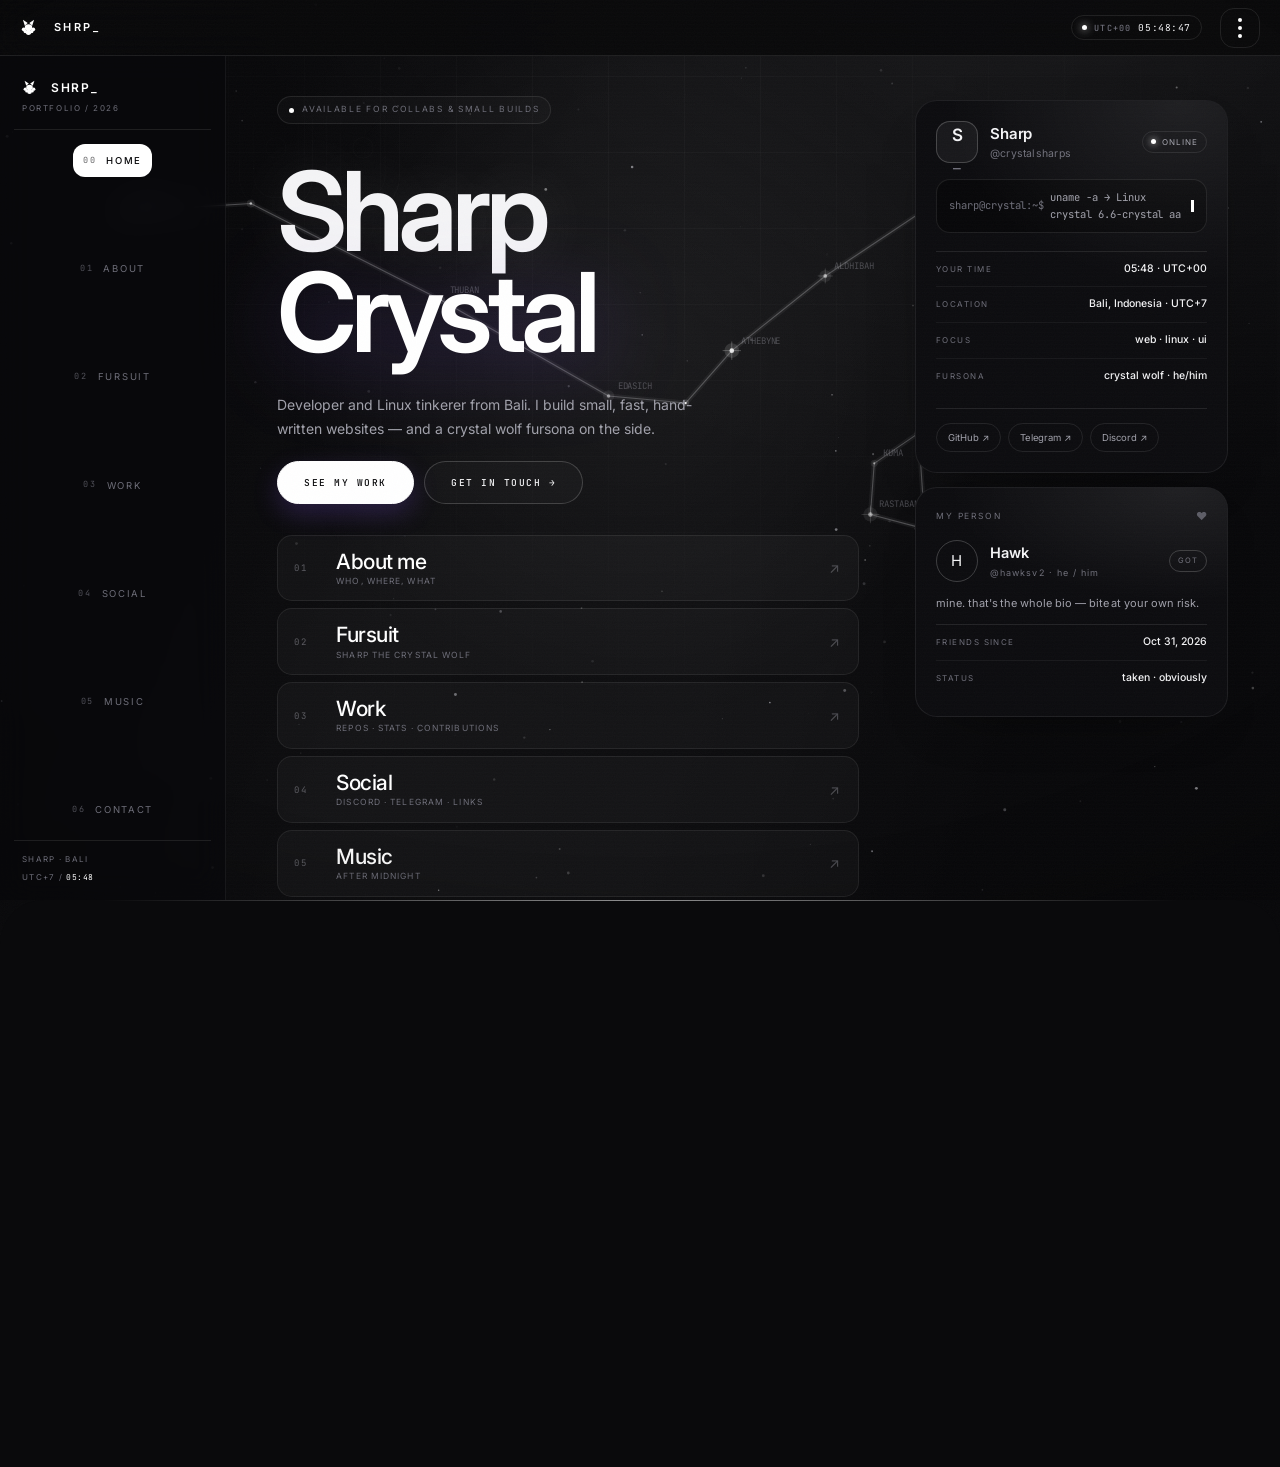
<file: index.html>
<!DOCTYPE html>
<html lang="en">
<head>
<meta charset="UTF-8">
<meta name="viewport" content="width=device-width, initial-scale=1.0, viewport-fit=cover">
<meta name="theme-color" content="#08080a">
<meta name="copyright" content="© 2026 Sharp / crystalsharps. All rights reserved.">
<meta name="description" content="SHARP — crystalsharps. developer, linux tinkerer and crystal wolf fursuiter from Bali. sites, suits and open source.">
<title>SHARP — crystalsharps</title>
<link rel="canonical" href="https://kays.my.id/">
<!-- social share -->
<meta property="og:type" content="website">
<meta property="og:title" content="SHARP — crystalsharps">
<meta property="og:description" content="developer, linux tinkerer and crystal wolf fursuiter. suits, sites, open source — bali, indonesia.">
<meta property="og:url" content="https://kays.my.id/">
<meta property="og:image" content="https://kays.my.id/og.png">
<meta property="og:image:width" content="1200">
<meta property="og:image:height" content="630">
<meta property="og:site_name" content="SHARP — crystalsharps">
<meta property="og:locale" content="en_US">
<meta name="twitter:card" content="summary_large_image">
<meta name="twitter:title" content="SHARP — crystalsharps">
<meta name="twitter:description" content="developer, linux tinkerer and crystal wolf fursuiter. suits, sites, open source — bali, indonesia.">
<meta name="twitter:image" content="https://kays.my.id/og.png">
<meta name="author" content="Sharp (AidansQwert)">
<meta name="keywords" content="crystalsharps, sharp, fursuit, fursona, crystal wolf, furry bali, fursuiter, developer, linux, portfolio, open source">
<meta name="robots" content="index, follow">
<script type="application/ld+json">
{"@context":"https://schema.org","@type":"Person","name":"Sharp","alternateName":["crystalsharps","AidansQwert"],"url":"https://kays.my.id/","jobTitle":"Developer & fursuiter","sameAs":["https://github.com/AidansQwert","https://guns.lol/crystalsharp","https://discord.com/users/941358133987643423","https://t.me/CrystalSharps"]}
</script>
<!-- inline favicon (no 404) -->
<link rel="icon" type="image/png" sizes="32x32" href="favicon-32.png?v=1">
<link rel="icon" type="image/png" sizes="192x192" href="favicon-192.png?v=1">
<link rel="apple-touch-icon" href="apple-touch-icon.png?v=1">
<link rel="preconnect" href="https://fonts.googleapis.com">
<link rel="preconnect" href="https://fonts.gstatic.com" crossorigin>
<link href="https://fonts.googleapis.com/css2?family=Inter:wght@300;400;500;600;700&family=Instrument+Serif:ital@0;1&family=Outfit:wght@300;400;500;600;700;800&family=JetBrains+Mono:ital,wght@0,400;0,500;0,700;1,400&display=swap" rel="stylesheet">
<link rel="manifest" href="manifest.webmanifest">
<meta name="apple-mobile-web-app-capable" content="yes">
<meta name="apple-mobile-web-app-status-bar-style" content="black-translucent">
<script>document.documentElement.classList.add('js');</script>
<link rel="stylesheet" href="style.css?v=47">
<link rel="stylesheet" href="soft.css?v=47">
<link rel="stylesheet" href="motion.css?v=47">
<link rel="stylesheet" href="smooth.css?v=47">
<link rel="stylesheet" href="features.css?v=47">
<style>.hero-eyebrow,.hero-eyebrow *{user-select:none;-webkit-user-select:none}</style>
</head>
<body>

<div id="loader" aria-hidden="true">
  <div class="boot">
    <div class="lg"><svg class="nb-mark" viewBox="0 0 64 64" aria-hidden="true"><g fill="currentColor"><path d="M18 25 L11 3 L29 15 Z"/><path d="M46 25 L53 3 L35 15 Z"/><ellipse cx="32" cy="32" rx="14" ry="12"/><circle cx="14" cy="39" r="7"/><circle cx="50" cy="39" r="7"/><circle cx="20" cy="47" r="6.5"/><circle cx="44" cy="47" r="6.5"/><circle cx="32" cy="50" r="10"/><path d="M26 39 Q32 36 38 39 L38 45 Q32 50 26 45 Z"/></g></svg>SHRP_</div>
    <div class="ln">> mounting /dev/crystal ......... <span class="ok">ok</span></div>
    <div class="ln">> waking the wolf .............. <span class="ok">ok</span></div>
    <div class="ln">> loading ui: aurora glass ...... <span class="ok">ok</span></div>
    <div class="ln">WELCOME_</div>
  </div>
</div>

<div class="milkyway" aria-hidden="true"></div>
<canvas id="dust" aria-hidden="true"></canvas>
<div class="spot" aria-hidden="true"></div>
<div class="grain" aria-hidden="true"></div>
<div id="progress"></div>
<div class="aurora" aria-hidden="true"><i></i><i></i><i></i></div>

<!-- FIXED SIDE RAIL -->
<aside class="rail" id="rail">
  <a class="rail-ico" href="https://github.com/AidansQwert" target="_blank" rel="noopener" aria-label="GitHub">
    <svg viewBox="0 0 24 24" aria-hidden="true"><path fill="currentColor" d="M12 2a10 10 0 0 0-3.16 19.49c.5.09.68-.22.68-.48l-.01-1.7c-2.78.6-3.37-1.34-3.37-1.34-.45-1.16-1.11-1.47-1.11-1.47-.91-.62.07-.61.07-.61 1 .07 1.53 1.03 1.53 1.03.9 1.53 2.36 1.09 2.94.83.09-.65.35-1.09.63-1.34-2.22-.25-4.56-1.11-4.56-4.94 0-1.09.39-1.98 1.03-2.68-.1-.25-.45-1.27.1-2.64 0 0 .84-.27 2.75 1.02a9.5 9.5 0 0 1 5 0c1.91-1.29 2.75-1.02 2.75-1.02.55 1.37.2 2.39.1 2.64.64.7 1.03 1.59 1.03 2.68 0 3.84-2.34 4.68-4.57 4.93.36.31.68.92.68 1.85l-.01 2.75c0 .26.18.58.69.48A10 10 0 0 0 12 2Z"/></svg>
  </a>
  <a class="rail-ico" href="https://discord.com/users/941358133987643423" target="_blank" rel="noopener" aria-label="Discord">
    <svg viewBox="0 0 24 24" aria-hidden="true"><path fill="currentColor" d="M19.3 5.34A16.6 16.6 0 0 0 15.2 4l-.24.47a12 12 0 0 1 3.4 1.6 11.5 11.5 0 0 0-9.9-.36l-.6.34A11.7 11.7 0 0 1 9.05 4.5L8.8 4a16.6 16.6 0 0 0-4.1 1.34C2.1 9.3 1.4 13.16 1.75 16.96A16.7 16.7 0 0 0 6.8 19.5l1-1.4a10.9 10.9 0 0 1-1.7-.82l.42-.32a11.9 11.9 0 0 0 10.96 0l.42.32c-.54.32-1.11.6-1.71.83l1 1.39a16.6 16.6 0 0 0 5.06-2.54c.42-4.4-.71-8.23-2.95-11.62ZM8.55 14.65c-.98 0-1.79-.9-1.79-2s.79-2.01 1.79-2.01 1.8.9 1.79 2.01c0 1.1-.8 2-1.79 2Zm6.6 0c-.98 0-1.79-.9-1.79-2s.79-2.01 1.79-2.01 1.8.9 1.79 2.01c0 1.1-.8 2-1.79 2Z"/></svg>
  </a>
  <a class="rail-ico" href="https://guns.lol/crystalsharp" target="_blank" rel="noopener" aria-label="guns.lol">
    <svg viewBox="0 0 24 24" aria-hidden="true"><path fill="currentColor" d="M10.6 13.4a4 4 0 0 0 5.66 0l2.83-2.83a4 4 0 1 0-5.66-5.66l-1.1 1.1 1.42 1.41 1.1-1.1a2 2 0 1 1 2.82 2.83l-2.82 2.83a2 2 0 0 1-2.83 0l-1.42 1.42Zm2.8-2.8a4 4 0 0 0-5.65 0l-2.83 2.83a4 4 0 1 0 5.66 5.66l1.1-1.1-1.42-1.41-1.1 1.1a2 2 0 1 1-2.82-2.83l2.82-2.83a2 2 0 0 1 2.83 0l1.42-1.42Z"/></svg>
  </a>
  <span class="rail-line" aria-hidden="true"></span>
  <span class="rail-idx" id="rail-idx" aria-hidden="true">.000</span>
</aside>

<!-- SECTION DOTS -->
<nav class="dots" id="dots" aria-label="section navigation"></nav>

<!-- SIDEBAR INDEX (desktop) -->
<aside class="side-index" id="side-index" aria-label="pages">
  <div class="si-top">
    <span class="si-logo"><svg class="nb-mark" viewBox="0 0 64 64" aria-hidden="true"><g fill="currentColor"><path d="M18 25 L11 3 L29 15 Z"/><path d="M46 25 L53 3 L35 15 Z"/><ellipse cx="32" cy="32" rx="14" ry="12"/><circle cx="14" cy="39" r="7"/><circle cx="50" cy="39" r="7"/><circle cx="20" cy="47" r="6.5"/><circle cx="44" cy="47" r="6.5"/><circle cx="32" cy="50" r="10"/><path d="M26 39 Q32 36 38 39 L38 45 Q32 50 26 45 Z"/></g></svg>SHRP_</span>
    <span class="si-meta">portfolio / 2026</span>
  </div>
  <nav class="si-list">
    <a href="#home" data-p="home" class="on"><span>00</span>HOME</a>
    <a href="#about" data-p="about"><span>01</span>ABOUT</a>
    <a href="#fursuit" data-p="fursuit"><span>02</span>FURSUIT</a>
    <a href="#repos" data-p="repos"><span>03</span>WORK</a>
    <a href="#social" data-p="social"><span>04</span>SOCIAL</a>
    <a href="#music" data-p="music"><span>05</span>MUSIC</a>
    <a href="#contact" data-p="contact"><span>06</span>CONTACT</a>
  </nav>
  <div class="si-foot">
    <span>SHARP · BALI</span>
    <span>UTC+7 / <b id="side-time">--:--</b></span>
  </div>
</aside>

<!-- FULLSCREEN PAGE MENU -->
<div class="page-menu" id="page-menu" aria-hidden="true">
  <div class="pm-head">
    <span>SHRP_ / INDEX — PICK A PAGE</span>
    <button class="pm-close" id="pm-close" type="button" aria-label="close menu">CLOSE ✕</button>
  </div>
  <nav class="pm-list">
    <a href="#home" style="--i:0"><span class="pm-n">00</span><span class="pm-t">Home<small>the front door</small></span><span class="pm-a">↗</span></a>
    <a href="#about" style="--i:1"><span class="pm-n">01</span><span class="pm-t">About me<small>who, where, what</small></span><span class="pm-a">↗</span></a>
    <a href="#fursuit" style="--i:2"><span class="pm-n">02</span><span class="pm-t">Fursuit<small>sharp the crystal wolf</small></span><span class="pm-a">↗</span></a>
    <a href="#repos" style="--i:3"><span class="pm-n">03</span><span class="pm-t">Work<small>repos, stats, contributions</small></span><span class="pm-a">↗</span></a>
    <a href="#social" style="--i:4"><span class="pm-n">04</span><span class="pm-t">Social<small>discord, telegram, links</small></span><span class="pm-a">↗</span></a>
    <a href="#music" style="--i:5"><span class="pm-n">05</span><span class="pm-t">Music<small>after midnight</small></span><span class="pm-a">↗</span></a>
    <a href="#contact" style="--i:6"><span class="pm-n">06</span><span class="pm-t">Contact<small>say hi</small></span><span class="pm-a">↗</span></a>
  </nav>
  <div class="pm-actions">
    <button id="pm-share" type="button" data-i18n="menu.share">↗ SHARE SITE</button>
    <button id="pm-theme" type="button">☾ DARK THEME</button>
    <label class="pm-lang"><span>文</span>
      <select id="pm-lang" aria-label="language">
        <option value="en">English</option>
        <option value="id">Indonesia</option>
        <option value="zh">中文</option>
        <option value="ja">日本語</option>
      </select>
    </label>
  </div>
  <div class="pm-foot"><span>KEYS 0–6 TO JUMP · ESC TO CLOSE</span><span>SHARP / CRYSTALSHARPS</span></div>
</div>

<main>

<nav id="nav">
  <div class="logo"><svg class="nb-mark" viewBox="0 0 64 64" aria-hidden="true"><g fill="currentColor"><path d="M18 25 L11 3 L29 15 Z"/><path d="M46 25 L53 3 L35 15 Z"/><ellipse cx="32" cy="32" rx="14" ry="12"/><circle cx="14" cy="39" r="7"/><circle cx="50" cy="39" r="7"/><circle cx="20" cy="47" r="6.5"/><circle cx="44" cy="47" r="6.5"/><circle cx="32" cy="50" r="10"/><path d="M26 39 Q32 36 38 39 L38 45 Q32 50 26 45 Z"/></g></svg>SHRP_</div>
  <button id="burger" aria-label="menu" aria-expanded="false"><i></i><i></i><i></i></button>
  <div class="links" id="nav-links">
    <a href="#home" class="active" data-i18n="nav.home">HOME</a><a href="#about" data-i18n="nav.about">ABOUT</a><a href="#fursuit" data-i18n="nav.fursuit">FURSUIT</a><a href="#repos" data-i18n="nav.work">WORK</a><a href="#social" data-i18n="nav.social">SOCIAL</a><a href="#music" data-i18n="nav.music">MUSIC</a><a href="#contact" data-i18n="nav.contact">CONTACT</a>
  </div>
  <button id="menu-btn" class="menu-btn" type="button" aria-label="open page menu" aria-expanded="false"><i></i><i></i><i></i></button>
</nav>

<!-- HERO -->
<header class="hero view active" id="home" data-page="00">
  <div class="hero-grid">
    <div class="hero-main">
      <span class="hero-eyebrow" data-i18n="hero.badge"><i></i>available for collabs &amp; small builds</span>
      <h1>
        <span class="row"><span class="glitch" data-text="Sharp">Sharp</span></span>
        <span class="row"><span class="glitch grad" data-text="Crystal">Crystal</span></span>
      </h1>
      <p class="hero-lede" data-i18n="hero.lede">Developer and Linux tinkerer from Bali. I build small, fast, hand-written websites — and a crystal wolf fursona on the side.</p>
      <div class="hero-cta">
        <a class="btn solid" href="#repos" data-i18n="hero.work">SEE MY WORK</a>
        <a class="btn ghost" href="#contact" data-i18n="hero.touch">GET IN TOUCH →</a>
      </div>
      <nav class="home-menu" aria-label="choose a page">
        <a class="hm-row" href="#about"><span class="hm-n">01</span><span class="hm-t">About me<small>who, where, what</small></span><span class="hm-a">↗</span></a>
        <a class="hm-row" href="#fursuit"><span class="hm-n">02</span><span class="hm-t">Fursuit<small>sharp the crystal wolf</small></span><span class="hm-a">↗</span></a>
        <a class="hm-row" href="#repos"><span class="hm-n">03</span><span class="hm-t">Work<small>repos · stats · contributions</small></span><span class="hm-a">↗</span></a>
        <a class="hm-row" href="#social"><span class="hm-n">04</span><span class="hm-t">Social<small>discord · telegram · links</small></span><span class="hm-a">↗</span></a>
        <a class="hm-row" href="#music"><span class="hm-n">05</span><span class="hm-t">Music<small>after midnight</small></span><span class="hm-a">↗</span></a>
        <a class="hm-row" href="#contact"><span class="hm-n">06</span><span class="hm-t">Contact<small>say hi</small></span><span class="hm-a">↗</span></a>
      </nav>
      <p class="quote hero-quote" data-i18n="hero.quote">"<em>a wolf with a terminal open</em> — suit on saturday, kernel on sunday."</p>
    </div>
    <aside class="hero-side">
      <div class="hero-card profile-card">
        <div class="pc-top">
          <span class="pc-mark">S<span>_</span></span>
          <div class="pc-id"><b>Sharp</b><small>@crystalsharps</small></div>
          <span class="pc-live"><i></i>online</span>
        </div>
        <div class="terminal-note" aria-hidden="true"><span class="ps1">sharp@crystal:~$ </span><span id="typer"></span><span class="cur"></span></div>
        <div class="hc-rows">
          <div class="hc-row"><span>YOUR TIME</span><b id="clock-inline">—</b></div>
          <div class="hc-row"><span>LOCATION</span><b>Bali, Indonesia · UTC+7</b></div>
          <div class="hc-row"><span>FOCUS</span><b>web · linux · ui</b></div>
          <div class="hc-row"><span>FURSONA</span><b>crystal wolf · he/him</b></div>
        </div>
        <div class="pc-links">
          <a href="https://github.com/AidansQwert" target="_blank" rel="noopener">GitHub ↗</a>
          <a href="https://t.me/CrystalSharps" target="_blank" rel="noopener">Telegram ↗</a>
          <a href="https://discord.com/users/941358133987643423" target="_blank" rel="noopener">Discord ↗</a>
        </div>
      </div>

      <div class="hero-card partner-card">
        <div class="pt-top"><span class="pt-k" data-i18n="partner.k">MY PERSON</span><span class="pt-heart" aria-hidden="true">♥</span></div>
        <div class="pt-body">
          <span class="pt-mono" aria-hidden="true">H</span>
          <div class="pt-id"><b>Hawk</b><small data-i18n="partner.handle">@hawksv2 · he / him</small></div>
          <span class="pt-tag">GOT</span>
        </div>
        <p class="pt-note" data-i18n="partner.note">mine. that's the whole bio — bite at your own risk.</p>
        <div class="hc-rows pt-rows">
          <div class="hc-row"><span data-i18n="partner.since">FRIENDS SINCE</span><b>Oct 31, 2026</b></div>
          <div class="hc-row"><span data-i18n="partner.status">STATUS</span><b data-i18n="partner.statusv">taken · obviously</b></div>
        </div>
      </div>
    </aside>
  </div>
  <div class="hero-foot">
    <span>.000 — HOME</span>
    <span class="hf-scroll">SCROLL <i>↓</i></span>
    <span><span id="pct">0%</span> EXPLORED</span>
  </div>
</header>

<!-- TICKER -->
<div class="ticker" aria-hidden="true">
  <div class="ticker-track" id="ticker-track">
    <span>BOY <b>✧</b> NOT A GIRL</span><span>LESBIAN <i>"BI"</i></span><span>WOLF &gt;■</span>
    <span>DISTRO HOPPING</span><span>CRYSTAL &lt;3</span><span>SHARP :3</span><span>FURSUIT ON</span><span>BALI · UTC+7</span><span>HEADPATS ASK FIRST</span>
  </div>
</div>

<!-- ABOUT -->
<section id="about" class="view" data-page="01">
  <div class="sec-label" data-rv><span class="sec-num">.001</span> // IDENTITY</div>
  <h2 class="sec-title"><span class="gl" data-t="ABOUT">ABOUT</span> <em>ME</em></h2>
  <div class="rows">
    <div class="row-item" data-rv style="--d:.0s"><span class="k">ALIAS</span><span class="v">Sharp<small>a.k.a crystalsharps · AidansQwert on GitHub</small></span></div>
    <div class="row-item" data-rv style="--d:.06s"><span class="k">GENDER</span><span class="v">boy ✧<small>not a girl · lesbian "bi"</small></span></div>
    <div class="row-item" data-rv style="--d:.12s"><span class="k">CURRENT SETUP</span><span class="v">Debian 13 · XFCE<small>GNU/Linux (Trixie)</small></span></div>
    <div class="row-item" data-rv style="--d:.18s"><span class="k">MEMBER SINCE</span><span class="v">2022<small>Feb 10 — still going strong</small></span></div>
    <div class="row-item" data-rv style="--d:.24s"><span class="k">HOME BASE</span><span class="v">Bali, Indonesia<small>Buleleng Regency · UTC+7</small></span></div>
    <div class="row-item" data-rv style="--d:.3s"><span class="k">LANGUAGES</span><span class="v">ID · EN<small>Bahasa Indonesia, English</small></span></div>
    <div class="row-item" data-rv style="--d:.36s"><span class="k">OFF-SCREEN</span><span class="v">Wolf in a suit<small>crystal fursona — <a href="#fursuit" style="color:var(--cyn)">meet sharp ↗</a></small></span></div>
  </div>
  <div class="bio" data-rv style="--d:.1s" data-i18n="about.bio">hey. i'm <span class="hl">Sharp</span>. i distro-hop, tinker with linux on android, build my own
  environments, write small tools, and spend the rest of my free time in suit. full bio &amp; all my links live at
  <a href="https://guns.lol/crystalsharp" target="_blank" rel="noopener">guns.lol/crystalsharp</a> — one link, everything.
  <span class="hl">off-screen</span> i'm a crystal wolf fursuiter — the whole dossier lives in
  <a href="#fursuit">section .002</a>. <span class="hl">wolf pack 🐺</span>, crystal &lt;3 ▊</div>

  <div class="facts" data-rv style="--d:.06s">
    <div class="fact"><span class="n" data-count="4">0</span><span class="l">YEARS TINKERING</span></div>
    <div class="fact"><span class="n" data-count="1">0</span><span class="l">CRYSTAL WOLF</span></div>
    <div class="fact"><span class="n" data-count="24" data-suffix="/7">0</span><span class="l">WOLF PACK</span></div>
    <div class="fact"><span class="n" data-count="5">0</span><span class="l">ARCHITECTURES</span></div>
  </div>

  <div class="tools" data-rv style="--d:.08s">
    <div class="tools-head">// TOOLS &amp; TECHNOLOGIES</div>
    <div class="tool-grid">
      <div class="tool"><span class="tk">RUNTIME</span><span class="tv">bash / zsh / node</span></div>
      <div class="tool"><span class="tk">DISTRO</span><span class="tv">Debian / Arch / Alpine</span></div>
      <div class="tool"><span class="tk">DESKTOP</span><span class="tv">XFCE / Hyprland</span></div>
      <div class="tool"><span class="tk">CREATIVE</span><span class="tv">SVG / CSS / motion</span></div>
      <div class="tool"><span class="tk">LANGUAGE</span><span class="tv">C / Python / Shell</span></div>
      <div class="tool"><span class="tk">ANDROID</span><span class="tv">Termux / ADB / NDK</span></div>
      <div class="tool"><span class="tk">ARCH</span><span class="tv">aarch64 / riscv64 / x86_64</span></div>
      <div class="tool"><span class="tk">TOOLING</span><span class="tv">Git / musl / busybox</span></div>
    </div>
  </div>

  <div class="stack-marquee" data-rv aria-hidden="true">
    <div class="sm-track" id="sm-track">
      <span>LINUX</span><span>ANDROID</span><span>TERMUX</span><span>DEBIAN</span><span>XFCE</span><span>HYPRLAND</span><span>SHELL</span><span>PYTHON</span><span>C</span><span>GIT</span><span>FURSUIT</span><span>CRYSTAL</span><span>AURORA</span><span>AARCH64</span>
    </div>
  </div>

  <div class="now">
    <div class="now-head">// NOW <span id="now-date">—</span></div>
    <div class="now-grid">
      <article class="now-card"><span class="now-k">BUILDING</span><h4>this website</h4><p>hand-written HTML, CSS and JS — no framework, no build step, no tracking.</p><span class="now-tag">ACTIVE</span></article>
      <article class="now-card"><span class="now-k">LEARNING</span><h4>C &amp; the kernel</h4><p>low-level things on linux, one segfault at a time. shell scripts when i'm lazy.</p><span class="now-tag">ONGOING</span></article>
      <article class="now-card"><span class="now-k">LISTENING</span><h4>late-night synth</h4><p>the kind of music you put on at 2am while the terminal compiles.</p><span class="now-tag">LOOP</span></article>
      <article class="now-card"><span class="now-k">PLANNING</span><h4>a fursuit</h4><p>design notes are done. next: reference sheet, maker, and a very long save-up.</p><span class="now-tag">SOON</span></article>
    </div>
  </div>

  <div class="qa">
    <div class="qa-head">// Q&amp;A — the stuff people actually ask</div>
    <div class="qa-list">
      <details class="qa-item" open>
        <summary data-i18n="qa1s">who are you, in one line?</summary>
        <p data-i18n="qa1p">sharp — a developer from bali who runs linux, writes small tools, and is a crystal wolf on the side.</p>
      </details>
      <details class="qa-item">
        <summary data-i18n="qa2s">what do you actually do?</summary>
        <p data-i18n="qa2p">tinker with linux (sometimes on android), build this site by hand, break my own configs, and take photos of operating systems nobody asked about.</p>
      </details>
      <details class="qa-item">
        <summary data-i18n="qa3s">do you have a fursuit?</summary>
        <p data-i18n="qa3p">not yet — the design is locked and the plan is on this page. until then the fursona lives in code and sketches.</p>
      </details>
      <details class="qa-item">
        <summary data-i18n="qa4s">can i use your code?</summary>
        <p data-i18n="qa4p">the site is public on github. read it, fork it, learn from it — a link back is nice but not required.</p>
      </details>
      <details class="qa-item">
        <summary data-i18n="qa5s">how do i say hi?</summary>
        <p data-i18n="qa5p">discord or telegram are fastest. the contact form below also works — it just opens your mail app.</p>
      </details>
    </div>
  </div>
</section>

<!-- FURSUIT -->
<section id="fursuit" class="view" data-page="02">
  <div class="sec-label" data-rv><span class="sec-num">.002</span> // THE SUIT</div>
  <h2 class="sec-title"><span class="glitch" data-text="FURSUIT">FURSUIT</span> <em>&amp; FURSONA</em></h2>

  <!-- ✏️ EDIT: ganti detail fursuit / fursona di blok ini -->
  <div class="suit-hero" data-rv>
    <div class="suit-art">
      <span class="suit-tag">SHRP_ // FURSONA FILE</span>
            <div class="suit-photo-slot" role="img" aria-label="foto fursuit menyusul">
        <span class="sps-badge">PHOTO / 001</span>
        <span class="sps-soon">Soon</span>
        <span class="sps-note" data-i18n="fursuit.soon">the fursuit photo lands here<br>once the suit is built</span>
      </div>
      <span class="suit-serial">CRYSTAL WOLF · ID 001</span>
    </div>
    <div class="suit-copy">
      <span class="suit-kicker">SPECIES / WOLF · CRYSTAL COAT · HE/HIM</span>
      <h3>sharp the crystal wolf</h3>
      <p>Same name, same person — just with better ears. <b>Sharp</b> is the character i'm building:
      ice-white fur, a crystal crest, pale eyes, and absolutely zero patience for standing still in photos.
      out of suit i write C and break kernels; one day i'll be the one handing out stickers on the con floor.</p>
      <p class="suit-note" data-i18n="fursuit.note">no suit yet — this page is the design doc. refs, maker and the eventual build all land here.</p>
      <div class="suit-chips">
        <span>WOLF</span><span>CRYSTAL FUR</span><span>HE / HIM</span><span>BALI · UTC+7</span><span>FURSUIT PLANNED</span>
      </div>
      <div class="suit-status"><i></i>STATUS — <b>in design · suit not ordered yet</b></div>
    </div>
  </div>

  <div class="suit-file" data-rv>
    <div class="suit-tabs" role="tablist" aria-label="fursuit file">
      <button type="button" role="tab" class="on" data-suit="specs" aria-selected="true">SUIT SPEC</button>
      <button type="button" role="tab" data-suit="story" aria-selected="false">THE FURSONA</button>
      <button type="button" role="tab" data-suit="rules" aria-selected="false">MEET &amp; GREET</button>
    </div>
    <div class="suit-panes">
      <div class="suit-pane on" data-pane="specs">
        <div class="spec-row"><span class="k">FURSONA</span><span class="v">Sharp <small>the crystal wolf</small></span></div>
        <div class="spec-row"><span class="k">SPECIES</span><span class="v">Wolf <small>crystal / arctic colourway</small></span></div>
        <div class="spec-row"><span class="k">PRONOUNS</span><span class="v">He · Him <small>boy ✧, not a girl</small></span></div>
        <div class="spec-row"><span class="k">HOME BASE</span><span class="v">Buleleng, Bali <small>UTC+7 — cons &amp; meets around ID</small></span></div>
        <div class="spec-row"><span class="k">SUIT STATUS</span><span class="v">Not ordered yet<small>design locked · build planned</small></span></div>
        <div class="spec-row"><span class="k">CONTACT</span><span class="v">crystalsharps<small>Discord · Telegram @CrystalSharps</small></span></div>
      </div>
      <div class="suit-pane" data-pane="story">
        <p class="suit-p">the name came first. <b>sharp</b> — like crystal, like a compiler warning, like the edge of a
        clean build. the wolf came later, from the way a pack works: nobody gets left on the floor, and somebody always
        carries the spare batteries.</p>
        <p class="suit-p">i spend most of my life in a terminal — distro-hopping, running linux on a phone that was never
        supposed to run it, shipping small tools nobody asked for. sharp is the other half of that: the part that goes
        outside, gets photographed, and lets strangers believe a wolf writes code.</p>
        <p class="suit-p">design notes: crystal crest down the spine, white-to-grey gradient on the fur tips,
        ears that read as "always listening" and a tail that reads as "always in the way".</p>
        <div class="suit-quote">"same person, better ears."</div>
      </div>
      <div class="suit-pane" data-pane="rules">
        <div class="rules-grid">
          <div class="rules-col">
            <h5 class="ok">// GO AHEAD</h5>
            <ul><li>wave, talk, ask for a photo</li><li>high-fives &amp; fist bumps</li><li>point at the crystal crest, it's the good part</li></ul>
          </div>
          <div class="rules-col">
            <h5 class="ask">// ASK FIRST</h5>
            <ul><li>hugs and headpats</li><li>touching ears, tail or face</li><li>photos of the handler</li></ul>
          </div>
          <div class="rules-col">
            <h5 class="no">// PLEASE DON'T</h5>
            <ul><li>pull fur, ears or tail</li><li>lift the head or unzip anything</li><li>follow me into the headless area</li></ul>
          </div>
        </div>
        <p class="suit-note rules-note">overheating? tell the handler — a suit has about twenty good minutes before a break is mandatory.</p>
      </div>
    </div>
  </div>

  <div class="suit-plan" data-rv>
    <div class="sp-head"><span>// SUIT BUILD PLAN</span><span class="sp-pct"><b id="sp-fill">25%</b> planned</span></div>
    <div class="sp-bar" aria-hidden="true"><i id="sp-bar"></i></div>
    <ol class="sp-steps">
      <li class="done"><span class="sp-n">01</span><div><b>design notes</b><small>crystal wolf, monochrome palette, crest &amp; ears</small></div><span class="sp-state">DONE</span></li>
      <li><span class="sp-n">02</span><div><b>reference sheet</b><small>front / side / tail turnarounds</small></div><span class="sp-state">NEXT</span></li>
      <li><span class="sp-n">03</span><div><b>maker &amp; quote</b><small>shortlist makers, save up, wait list</small></div><span class="sp-state">PLANNED</span></li>
      <li><span class="sp-n">04</span><div><b>build &amp; debut</b><small>first con photos land here</small></div><span class="sp-state">SOMEDAY</span></li>
    </ol>
  </div>
  <div class="suit-cta">
    <a class="btn solid" href="#contact">SAY HI →</a>
    <a class="btn ghost" href="https://discord.com/users/941358133987643423" target="_blank" rel="noopener">DISCORD ↗</a>
    <span class="suit-fine">suit not ordered yet · this page is the plan</span>
  </div>
</section>

<!-- REPOSITORIES -->
<section id="repos" class="view" data-page="03">
  <div class="sec-label" data-rv><span class="sec-num">.003</span> // OPEN SOURCE</div>
  <h2 class="sec-title"><span class="glitch" data-text="REPOSITORIES">REPOSITORIES</span></h2>
  <p class="repo-intro" data-rv>live from the GitHub API — everything i build in the open, sorted by last push.
  <a href="https://github.com/AidansQwert" target="_blank" rel="noopener">github.com/AidansQwert ↗</a></p>
  <div class="repo-opts" id="repo-opts" data-rv>
    <span class="ro-label">VIEW</span>
    <div class="rv-group" role="tablist" aria-label="repository view">
      <button type="button" class="rv-btn on" data-view="grid" role="tab" aria-selected="true">GRID</button>
      <button type="button" class="rv-btn" data-view="list" role="tab" aria-selected="false">LIST</button>
      <button type="button" class="rv-btn" data-view="stats" role="tab" aria-selected="false">STATS</button>
    </div>
    <span class="ro-count" id="rv-count">syncing…</span>
  </div>
  <div class="repo-grid" id="repo-grid" data-rv>
    <div class="repo skel"></div><div class="repo skel"></div><div class="repo skel"></div>
    <div class="repo skel"></div><div class="repo skel"></div><div class="repo skel"></div>
  </div>
  <div class="repo-stats" id="repo-stats" hidden></div>
  <div class="gh-wrap" id="gh-wrap" data-rv>
    <div class="gh-head"><span class="gh-t">// CONTRIBUTIONS — LAST 12 MONTHS</span><span id="gh-total">syncing…</span></div>
    <div class="gh-graph" id="gh-graph"></div>
    <div class="gh-foot"><span>less</span><i class="l0"></i><i class="l1"></i><i class="l2"></i><i class="l3"></i><i class="l4"></i><span>more</span></div>
  </div>
  <div class="top-langs" id="top-langs" data-rv>
    <div class="gh-head"><span class="gh-t">// TOP LANGUAGES</span></div>
    <div class="tl-rows" id="tl-rows"></div>
  </div>
</section>

<!-- SOCIAL -->
<section id="social" class="view" data-page="04">
  <div class="sec-label" data-rv><span class="sec-num">.004</span> // FIND ME</div>
  <h2 class="sec-title"><span class="glitch" data-text="SOCIAL">SOCIAL</span> <em>PROFILES</em></h2>
  <!-- DISCORD PRESENCE -->
  <div class="dc-card" id="dc-card" data-rv>
    <i class="c-tl"></i><i class="c-br"></i>
    <div class="dc-top">
      <img id="dc-avatar" alt="discord avatar">
      <div class="dc-id">
        <b id="dc-name">connecting…</b>
        <small id="dc-handle">@—</small>
      </div>
      <div class="dc-status" id="dc-status"><span class="dc-dot" id="dc-dot"></span><span id="dc-state">…</span></div>
    </div>
    <div class="dc-activity" id="dc-activity">—</div>
    <div class="dc-actions">
      <button class="chip" id="dc-copy" type="button">⧉ COPY USERNAME</button>
      <a class="chip" id="dc-open" href="#" target="_blank" rel="noopener">OPEN PROFILE ↗</a>
    </div>
  </div>

  <!-- DISCORD PRESENCE — HAWK -->
  <div class="dc-card dc-partner" id="dc-card-2" data-rv data-offline="offline — tap profile to open it">
    <i class="c-tl"></i><i class="c-br"></i>
    <div class="dc-kicker" data-i18n="social.partnerTag">MY PERSON ♥</div>
    <div class="dc-top">
      <img id="dc2-avatar" alt="discord avatar">
      <div class="dc-id">
        <b id="dc2-name">Hawk</b>
        <small id="dc2-handle">@hawksv2</small>
      </div>
      <div class="dc-status" id="dc2-status"><span class="dc-dot offline" id="dc2-dot"></span><span id="dc2-state">OFFLINE</span></div>
    </div>
    <div class="dc-activity" id="dc2-activity">offline — tap profile to open it</div>
    <div class="dc-actions">
      <button class="chip" id="dc2-copy" type="button" data-user="hawksv2">⧉ COPY USERNAME</button>
      <a class="chip" id="dc2-open" href="https://discord.com/users/1321312071605944360" target="_blank" rel="noopener">OPEN PROFILE ↗</a>
    </div>
  </div>

  <div class="socs">
    <a class="soc" href="https://guns.lol/crystalsharp" target="_blank" rel="noopener" data-rv>
      <div class="l"><span class="idx">.01</span><div><b>guns.lol</b><small>ALL LINKS IN ONE — /crystalsharp</small></div></div>
      <span class="arrow">↗</span>
    </a>
    <a class="soc" href="https://t.me/CrystalSharps" target="_blank" rel="noopener" data-rv style="--d:.06s">
      <div class="l"><span class="idx">.02</span><div><b>Telegram</b><small>@CRYSTALSHARPS — DMS OPEN</small></div></div>
      <span class="arrow">↗</span>
    </a>
    <a class="soc" href="https://github.com/AidansQwert" target="_blank" rel="noopener" data-rv style="--d:.12s">
      <div class="l"><span class="idx">.03</span><div><b>GitHub</b><small>EVERYTHING I BUILD IN THE OPEN</small></div></div>
      <span class="arrow">↗</span>
    </a>
  </div>
  <button class="chip" id="copy-link" type="button">⧉ COPY GUNS.LOL LINK</button>
</section>

<!-- MUSIC / MEMORY -->
  <section id="music" class="view music-section" data-page="05">
  <div class="sec-label" data-rv><span class="sec-num">.005</span> // AFTER MIDNIGHT</div>
  <h2 class="sec-title"><span class="glitch" data-text="MUSIC">MUSIC</span> <em>LIKE MEMORY</em></h2>
  <div class="music-grid">
    <article class="music-card" data-rv>
      <div class="music-orbit" aria-hidden="true"><span></span><span></span><span></span></div>
      <div class="music-copy">
        <span class="music-kicker">NOW PLAYING / MEMORY TAPE</span>
        <h3>the nights that never die</h3>
        <p>Some songs feel like a quiet room, an old photograph, and a voice telling you to keep going.</p>
        <div class="music-progress" aria-hidden="true"><span></span></div>
        <div class="music-meta"><span>AFTER MIDNIGHT</span><span>∞ REPEAT</span></div>
      </div>
    </article>
    <aside class="music-quote" data-rv>
      <span class="quote-mark">“</span>
      <p>One day you&apos;ll leave this world behind.<br>So, live a life you will remember.</p>
      <small>— a line for the nights that stay</small>
      <div class="music-note">No autoplay. Just a place for the song in your head.</div>
    </aside>
  </div>
  </section>

<!-- CONTACT -->
  <section id="contact" class="view" data-page="06">
  <div class="sec-label" data-rv><span class="sec-num">.006</span> // SAY HI</div>
  <h2 class="sec-title"><span class="glitch" data-text="CONTACT">CONTACT</span></h2>
  <p class="repo-intro" data-rv data-i18n="contact.intro">bug report, feature idea, or just want to say hi — send it. no backend: your message opens in your own email app.</p>
  <form class="cform" id="cform" data-rv novalidate>
    <i class="c-tl"></i><i class="c-br"></i>
    <label><span data-i18n="contact.name">NAME</span><input type="text" name="name" autocomplete="name" placeholder="your name / handle" data-i18n-ph="contact.ph.name" required></label>
    <label><span data-i18n="contact.contact">CONTACT</span><input type="text" name="from" placeholder="email or discord tag" data-i18n-ph="contact.ph.contact" required></label>
    <label class="full"><span data-i18n="contact.topic">TOPIC</span>
      <select name="topic">
        <option data-i18n="contact.topic1">Say hi / meetup</option>
        <option data-i18n="contact.topic2">Fursuit question</option>
        <option data-i18n="contact.topic3">Website feedback</option>
        <option data-i18n="contact.topic4">Collab / project</option>
        <option data-i18n="contact.topic5">Just saying hi</option>
      </select>
    </label>
    <label class="full"><span data-i18n="contact.msg">MESSAGE</span><textarea name="msg" rows="5" placeholder="write your message here…" data-i18n-ph="contact.ph.msg" required></textarea></label>
    <div class="cform-foot">
      <span class="cform-note" id="cform-note">0 / 1000</span>
      <div class="cform-btns">
        <button class="btn ghost" id="cform-copy" type="button" data-i18n="contact.copy">⧉ COPY TEXT</button>
        <button class="btn solid" type="submit" data-i18n="contact.send">SEND →</button>
      </div>
    </div>
  </form>

  <div class="contact-tools">
    <button class="chip" id="vcard" type="button" data-i18n="contact.vcard">⤓ SAVE CONTACT (.VCF)</button>
    <button class="chip" id="contact-share" type="button" data-i18n="contact.share">↗ SHARE SITE</button>
  </div>
  <div class="guestbook" data-rv>
    <div class="gb-head"><span>// GUESTBOOK</span><b id="gb-count">0 notes</b></div>
    <form class="gb-form" id="gb-form">
      <input id="gb-name" type="text" maxlength="24" placeholder="name / handle" data-i18n-ph="gb.name" required>
      <input id="gb-msg" type="text" maxlength="140" placeholder="write something…" data-i18n-ph="gb.msg" required>
      <button type="submit" data-i18n="gb.submit">WRITE →</button>
    </form>
    <ul class="gb-list" id="gb-list"></ul>
    <p class="gb-note" data-i18n="gb.note">saved in your own browser (localStorage), not on a server.</p>
  </div>
</section>

  <div class="foot-deploy" data-lastdeploy="2026-11-16T00:00:00+07:00" data-shrp-version="43"></div>
<footer>
  <div class="foot-grid">
    <div class="foot-brand">
      <div class="foot-logo"><svg class="nb-mark" viewBox="0 0 64 64" aria-hidden="true"><g fill="currentColor"><path d="M18 25 L11 3 L29 15 Z"/><path d="M46 25 L53 3 L35 15 Z"/><ellipse cx="32" cy="32" rx="14" ry="12"/><circle cx="14" cy="39" r="7"/><circle cx="50" cy="39" r="7"/><circle cx="20" cy="47" r="6.5"/><circle cx="44" cy="47" r="6.5"/><circle cx="32" cy="50" r="10"/><path d="M26 39 Q32 36 38 39 L38 45 Q32 50 26 45 Z"/></g></svg>SHRP_</div>
      <p data-i18n="foot.desc">Developer and Linux tinkerer from Bali. Hand-written websites, small tools, and a crystal wolf fursona.</p>
      <span class="foot-badge"><i></i>available for collabs</span>
    </div>
    <div class="foot-col">
      <h5 data-i18n="foot.pages">PAGES</h5>
      <a href="#about">About</a>
      <a href="#fursuit">Fursuit</a>
      <a href="#repos">Work</a>
      <a href="#social">Social</a>
      <a href="#contact">Contact</a>
    </div>
    <div class="foot-col">
      <h5 data-i18n="foot.elsewhere">ELSEWHERE</h5>
      <a href="https://github.com/AidansQwert" target="_blank" rel="noopener" data-i18n="nav.github">GitHub ↗</a>
      <a href="https://t.me/CrystalSharps" target="_blank" rel="noopener">Telegram ↗</a>
      <a href="https://discord.com/users/941358133987643423" target="_blank" rel="noopener">Discord ↗</a>
      <a href="https://guns.lol/crystalsharp" target="_blank" rel="noopener">guns.lol ↗</a>
    </div>
  </div>
  <div class="foot-bottom">
    <span>© <span id="yr">2026</span> Sharp / crystalsharps — <b>All rights reserved.</b></span>
    <span data-i18n="foot.legal">art, fursona &amp; code © sharp · credit before reposting · no tracking</span>
    <a class="top" href="#home" data-i18n="foot.top">BACK TO TOP ↑</a>
  </div>
</footer>

</main>
<button id="totop" aria-label="back to top">↑</button>
<div id="toast" role="status"></div>
<script src="script.js?v=47"></script>
<script src="motion.js?v=47"></script>
<script src="features.js?v=47"></script>
</body>
</html>
</file>
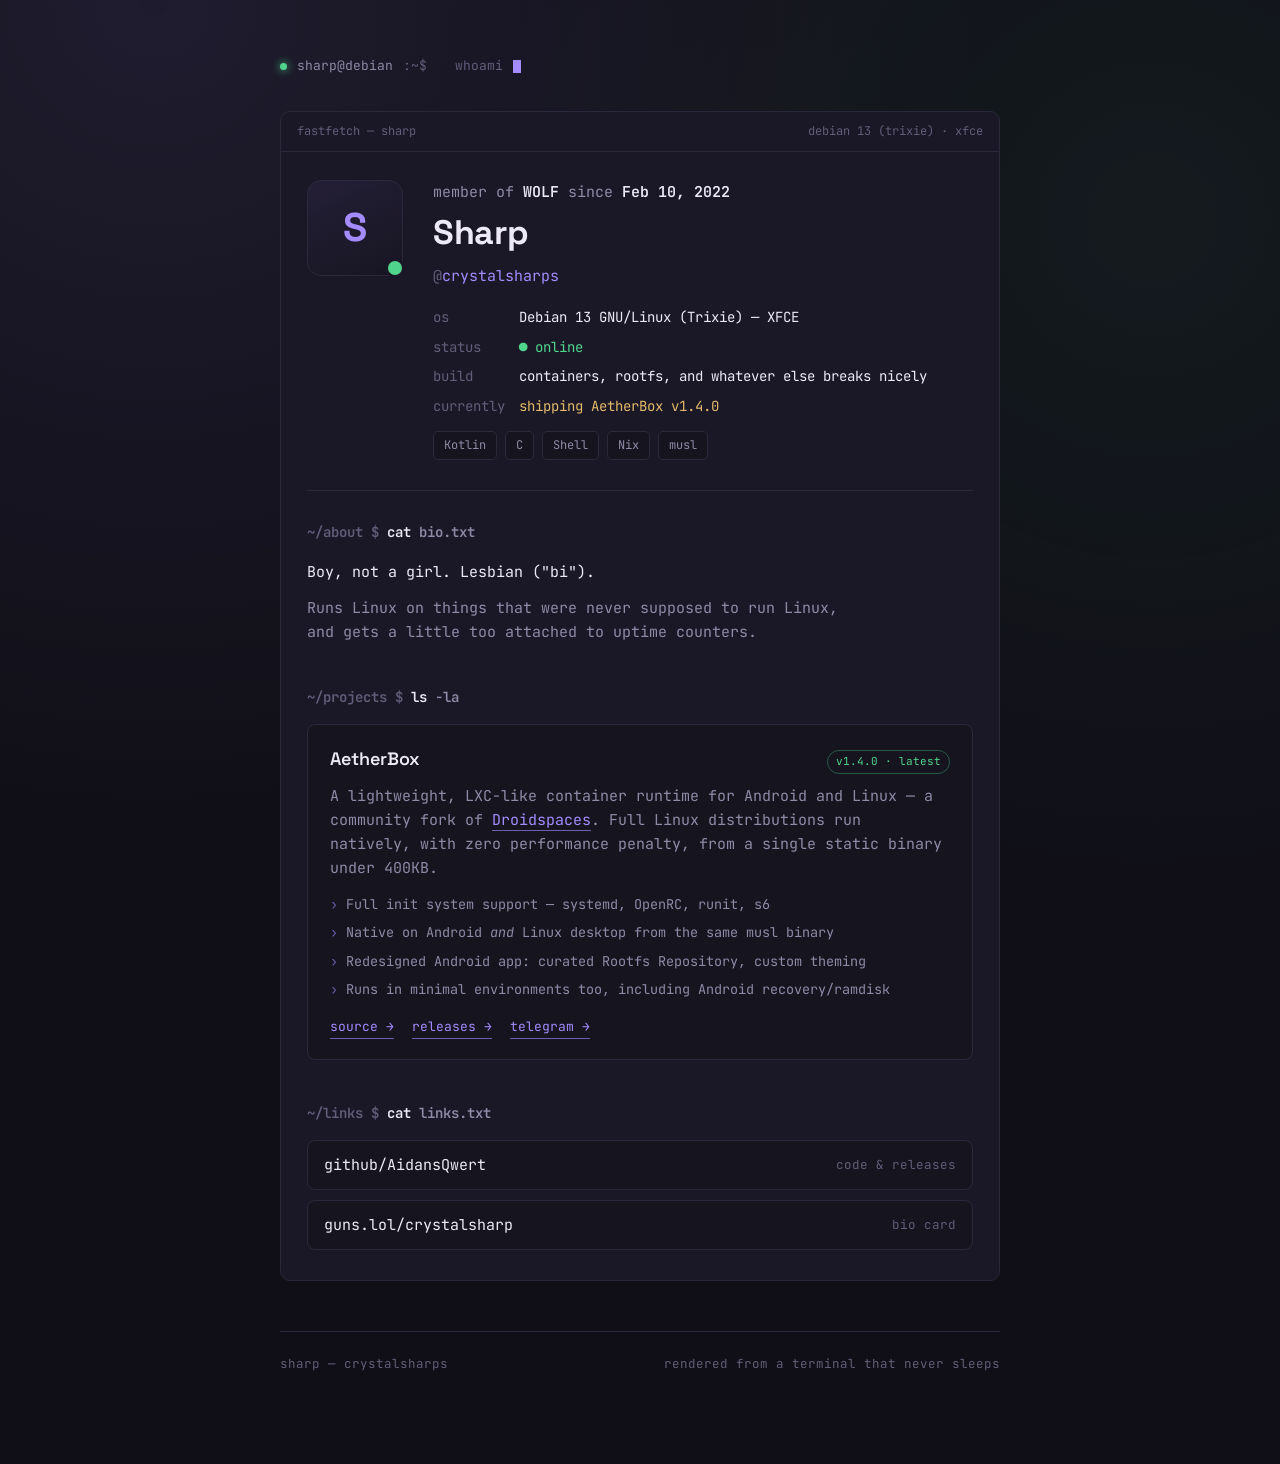
<file: index (1).html>
<!DOCTYPE html>
<html lang="en">
<head>
<meta charset="UTF-8">
<meta name="viewport" content="width=device-width, initial-scale=1, viewport-fit=cover">
<title>sharp — crystalsharps</title>
<link rel="icon" href="data:image/svg+xml,<svg xmlns=%22http://www.w3.org/2000/svg%22 viewBox=%220 0 100 100%22><rect width=%22100%22 height=%22100%22 rx=%2222%22 fill=%22%2312121c%22/><text x=%2250%22 y=%2266%22 font-size=%2258%22 text-anchor=%22middle%22 fill=%22%23a48bff%22 font-family=%22monospace%22>&gt;</text></svg>">
<link rel="preconnect" href="https://fonts.googleapis.com">
<link rel="preconnect" href="https://fonts.gstatic.com" crossorigin>
<link href="https://fonts.googleapis.com/css2?family=JetBrains+Mono:wght@400;500;600;700&family=Space+Grotesk:wght@500;600;700&display=swap" rel="stylesheet">
<style>
  :root{
    --bg: #100f17;
    --bg-2: #16141f;
    --panel: #1a1826;
    --panel-line: #2b283b;
    --ink: #ede9f7;
    --ink-dim: #8f8aa6;
    --ink-faint: #625d78;
    --violet: #a48bff;
    --violet-dim: #6f5fb0;
    --green: #4fd68c;
    --amber: #e3b968;
    --mono: 'JetBrains Mono', ui-monospace, Consolas, monospace;
    --head: 'Space Grotesk', sans-serif;
    padding-top: env(safe-area-inset-top, 0px);
    padding-bottom: env(safe-area-inset-bottom, 0px);
  }
  *{ box-sizing: border-box; }
  html{ scroll-padding-top: env(safe-area-inset-top, 0px); }
  html,body{
    background: var(--bg);
    color: var(--ink);
    margin:0;
    min-height:100%;
  }
  body{
    font-family: var(--mono);
    font-size: 15px;
    line-height: 1.6;
    background:
      radial-gradient(circle at 12% 0%, rgba(164,139,255,0.10), transparent 45%),
      radial-gradient(circle at 90% 15%, rgba(79,214,140,0.06), transparent 40%),
      var(--bg);
  }
  ::selection{ background: var(--violet); color: #0d0c14; }

  a{ color: var(--violet); text-decoration: none; border-bottom: 1px solid var(--violet-dim); }
  a:hover{ color: #c6b8ff; border-color: #c6b8ff; }
  a:focus-visible, button:focus-visible{ outline: 2px solid var(--violet); outline-offset: 3px; }

  .wrap{
    max-width: 760px;
    margin: 0 auto;
    padding: 56px 20px 90px;
  }

  /* ---- top prompt bar ---- */
  .promptbar{
    display:flex;
    align-items:center;
    gap:10px;
    color: var(--ink-faint);
    font-size: 13px;
    margin-bottom: 34px;
  }
  .dot{ width:7px; height:7px; border-radius:50%; background: var(--green); box-shadow: 0 0 8px var(--green); flex-shrink:0; }
  .promptbar .path{ color: var(--ink-dim); }

  /* ---- terminal card ---- */
  .term{
    background: var(--panel);
    border: 1px solid var(--panel-line);
    border-radius: 10px;
    overflow: hidden;
  }
  .term-head{
    display:flex;
    align-items:center;
    justify-content: space-between;
    padding: 10px 16px;
    border-bottom: 1px solid var(--panel-line);
    color: var(--ink-faint);
    font-size: 12px;
  }
  .term-body{ padding: 28px 26px 30px; }

  /* ---- fetch block (hero) ---- */
  .fetch{
    display:grid;
    grid-template-columns: auto 1fr;
    gap: 30px;
    align-items: start;
  }
  @media (max-width: 520px){
    .fetch{ grid-template-columns: 1fr; }
  }
  .avatar{
    width: 96px; height: 96px;
    border-radius: 14px;
    background: linear-gradient(155deg, #241f36, #171522);
    border: 1px solid var(--panel-line);
    display:flex; align-items:center; justify-content:center;
    position: relative;
  }
  .avatar span{
    font-family: var(--head);
    font-weight: 700;
    font-size: 40px;
    color: var(--violet);
  }
  .avatar .status{
    position:absolute; right:-3px; bottom:-3px;
    width:20px; height:20px; border-radius:50%;
    background: var(--green);
    border: 3px solid var(--panel);
  }
  .idline{ color: var(--ink-dim); }
  .idline b{ color: var(--ink); font-weight: 600; }
  .name{
    font-family: var(--head);
    font-weight: 700;
    font-size: 34px;
    letter-spacing: -0.01em;
    color: var(--ink);
    margin: 2px 0 4px;
  }
  .handle{ color: var(--violet); margin-bottom: 18px; }
  .handle::before{ content: "@"; color: var(--ink-faint); }

  .kv{ display:grid; grid-template-columns: max-content 1fr; row-gap: 7px; column-gap: 14px; font-size: 14px; }
  .kv dt{ color: var(--ink-faint); }
  .kv dd{ margin:0; color: var(--ink); }
  .kv dd .tag{ color: var(--amber); }
  .kv dd .accent{ color: var(--green); }

  .rule{ height:1px; background: var(--panel-line); margin: 30px 0; border:0; }

  /* ---- section heading as a prompt ---- */
  h2{
    font-family: var(--mono);
    font-size: 14px;
    font-weight: 600;
    color: var(--ink-dim);
    margin: 0 0 16px;
  }
  h2::before{ content: "~/" attr(data-path) " $ "; color: var(--ink-faint); }
  h2 .cmd{ color: var(--ink); }

  section{ margin-bottom: 42px; }
  section:last-of-type{ margin-bottom: 0; }

  p{ margin: 0 0 12px; color: var(--ink); }
  p.dim{ color: var(--ink-dim); }
  .prose{ max-width: 62ch; }

  .tags{ display:flex; flex-wrap:wrap; gap:8px; margin-top: 14px; }
  .tags span{
    font-size: 12px;
    padding: 4px 10px;
    border-radius: 5px;
    background: var(--bg-2);
    border: 1px solid var(--panel-line);
    color: var(--ink-dim);
  }

  /* ---- project card ---- */
  .card{
    background: var(--bg-2);
    border: 1px solid var(--panel-line);
    border-radius: 8px;
    padding: 20px 22px;
  }
  .card-top{ display:flex; align-items:baseline; justify-content:space-between; gap: 10px; flex-wrap: wrap; }
  .card-title{ font-family: var(--head); font-weight: 600; font-size: 18px; color: var(--ink); }
  .card-title a{ color: inherit; border-bottom: none; }
  .card-title a:hover{ color: var(--violet); }
  .badge{ font-size: 11px; color: var(--green); border: 1px solid rgba(79,214,140,0.35); padding: 2px 8px; border-radius: 999px; }
  .card p{ margin-top: 10px; }
  .feat{ list-style:none; margin: 14px 0 0; padding:0; display:grid; gap:7px; font-size: 13.5px; color: var(--ink-dim); }
  .feat li::before{ content: "› "; color: var(--violet-dim); }
  .card-links{ margin-top: 16px; display:flex; gap: 18px; font-size: 13px; }

  /* ---- links list ---- */
  .linklist{ display:grid; gap: 10px; }
  .linklist a{
    display:flex; align-items:center; justify-content:space-between;
    border: 1px solid var(--panel-line);
    border-bottom: 1px solid var(--panel-line);
    background: var(--bg-2);
    padding: 12px 16px;
    border-radius: 8px;
    color: var(--ink);
  }
  .linklist a:hover{ border-color: var(--violet-dim); color: var(--violet); }
  .linklist small{ color: var(--ink-faint); font-weight: normal; }

  footer{
    margin-top: 50px;
    padding-top: 22px;
    border-top: 1px solid var(--panel-line);
    color: var(--ink-faint);
    font-size: 12.5px;
    display:flex; justify-content:space-between; flex-wrap: wrap; gap: 8px;
  }

  .cursor{ display:inline-block; width:8px; height:1em; background:var(--violet); vertical-align: -2px; animation: blink 1s steps(1) infinite; }
  @keyframes blink{ 50%{ opacity:0; } }

  @media (prefers-reduced-motion: reduce){
    .cursor{ animation: none; }
  }
</style>
</head>
<body>

<div class="wrap">

  <div class="promptbar">
    <span class="dot"></span>
    <span class="path">sharp@debian</span><span>:~$</span>&nbsp;<span id="typed"></span><span class="cursor"></span>
  </div>

  <div class="term">
    <div class="term-head">
      <span>fastfetch — sharp</span>
      <span>debian 13 (trixie) · xfce</span>
    </div>
    <div class="term-body">

      <div class="fetch">
        <div class="avatar" aria-hidden="true">
          <span>S</span>
          <div class="status" title="online"></div>
        </div>
        <div>
          <div class="idline">member of <b>WOLF</b> since <b>Feb 10, 2022</b></div>
          <div class="name">Sharp</div>
          <div class="handle">crystalsharps</div>

          <dl class="kv">
            <dt>os</dt><dd>Debian 13 GNU/Linux (Trixie) — XFCE</dd>
            <dt>status</dt><dd><span class="accent">● online</span></dd>
            <dt>build</dt><dd>containers, rootfs, and whatever else breaks nicely</dd>
            <dt>currently</dt><dd><span class="tag">shipping AetherBox v1.4.0</span></dd>
          </dl>

          <div class="tags">
            <span>Kotlin</span><span>C</span><span>Shell</span><span>Nix</span><span>musl</span>
          </div>
        </div>
      </div>

      <hr class="rule">

      <section aria-labelledby="about-h">
        <h2 id="about-h" data-path="about"><span class="cmd">cat</span> bio.txt</h2>
        <div class="prose">
          <p>Boy, not a girl. Lesbian ("bi").</p>
          <p class="dim">Runs Linux on things that were never supposed to run Linux, and gets a little too attached to uptime counters.</p>
        </div>
      </section>

      <section aria-labelledby="projects-h">
        <h2 id="projects-h" data-path="projects"><span class="cmd">ls</span> -la</h2>

        <div class="card">
          <div class="card-top">
            <div class="card-title"><a href="https://github.com/AidansQwert/AetherBox" target="_blank" rel="noopener">AetherBox</a></div>
            <span class="badge">v1.4.0 · latest</span>
          </div>
          <p class="dim">A lightweight, LXC-like container runtime for Android and Linux — a community fork of <a href="https://github.com/ravindu644/Droidspaces-OSS" target="_blank" rel="noopener">Droidspaces</a>. Full Linux distributions run natively, with zero performance penalty, from a single static binary under 400KB.</p>
          <ul class="feat">
            <li>Full init system support — systemd, OpenRC, runit, s6</li>
            <li>Native on Android <em>and</em> Linux desktop from the same musl binary</li>
            <li>Redesigned Android app: curated Rootfs Repository, custom theming</li>
            <li>Runs in minimal environments too, including Android recovery/ramdisk</li>
          </ul>
          <div class="card-links">
            <a href="https://github.com/AidansQwert/AetherBox" target="_blank" rel="noopener">source →</a>
            <a href="https://github.com/AidansQwert/AetherBox/releases/latest" target="_blank" rel="noopener">releases →</a>
            <a href="https://t.me/Droidspaces" target="_blank" rel="noopener">telegram →</a>
          </div>
        </div>
      </section>

      <section aria-labelledby="links-h">
        <h2 id="links-h" data-path="links"><span class="cmd">cat</span> links.txt</h2>
        <div class="linklist">
          <a href="https://github.com/AidansQwert" target="_blank" rel="noopener">github/AidansQwert <small>code &amp; releases</small></a>
          <a href="https://guns.lol/crystalsharp" target="_blank" rel="noopener">guns.lol/crystalsharp <small>bio card</small></a>
        </div>
      </section>

    </div>
  </div>

  <footer>
    <span>sharp — crystalsharps</span>
    <span>rendered from a terminal that never sleeps</span>
  </footer>

</div>

<script>
  (function(){
    var el = document.getElementById('typed');
    var text = 'whoami';
    var reduced = window.matchMedia('(prefers-reduced-motion: reduce)').matches;
    if (reduced || !el) { el.textContent = text; return; }
    var i = 0;
    (function tick(){
      if (i <= text.length) {
        el.textContent = text.slice(0, i);
        i++;
        setTimeout(tick, 70);
      }
    })();
  })();
</script>

</body>
</html>
</file>
<file: style.css>
/* ============================================================
   SHRP_ v4 — "monochrome terminal" edition, refined
   vibe: minimal / brutalist / mono — aksen violet-cyan
   ============================================================ */
:root{
  --bg:#08080a; --bg2:#0d0d10; --panel:#101014;
  --line:rgba(255,255,255,.09); --line2:rgba(255,255,255,.16);
  --txt:#ececf1; --dim:#83838f; --faint:#4c4c56;
  --vio:#8b5cf6; --cyn:#22d3ee; --pnk:#f472b6;
  --mono:'JetBrains Mono',monospace; --sans:'Space Grotesk',sans-serif;
  --ease:cubic-bezier(.19,1,.22,1);
  --mx:50vw; --my:40vh;
}
*{margin:0;padding:0;box-sizing:border-box}
html{scroll-behavior:smooth;background:var(--bg)}
body{background-color:transparent;color:var(--txt);font-family:var(--mono);overflow-x:hidden;
  font-size:14px;line-height:1.7;
  background-image:radial-gradient(ellipse 70% 45% at 85% -10%, rgba(139,92,246,.07), transparent),
  radial-gradient(ellipse 55% 35% at 5% 105%, rgba(34,211,238,.05), transparent);}
/* scanline halus */
body::before{content:"";position:fixed;inset:0;pointer-events:none;z-index:3;opacity:.5;
  background:repeating-linear-gradient(0deg,transparent 0 3px,rgba(0,0,0,.12) 3px 4px);}
/* vignette */
body::after{content:"";position:fixed;inset:0;pointer-events:none;z-index:3;
  background:radial-gradient(ellipse 120% 100% at 50% 40%, transparent 55%, rgba(0,0,0,.5));}
::selection{background:var(--vio);color:#fff}
a{color:inherit;text-decoration:none}
a:focus-visible,button:focus-visible{outline:2px solid var(--cyn);outline-offset:3px;border-radius:2px}
::-webkit-scrollbar{width:9px}
::-webkit-scrollbar-track{background:var(--bg)}
::-webkit-scrollbar-thumb{background:#26262e;border-radius:99px;border:2px solid var(--bg)}
::-webkit-scrollbar-thumb:hover{background:var(--vio)}

body{-webkit-tap-highlight-color:transparent}
/* teks bisa diseleksi & dicopy (fix) */
::selection{background:rgba(255,255,255,.85);color:#08080a}
img,svg,canvas{pointer-events:none}
/* grain halus di atas semuanya */
.grain{position:fixed;inset:-100px;pointer-events:none;z-index:4;opacity:.05;
  background-image:url("data:image/svg+xml,%3Csvg xmlns='http://www.w3.org/2000/svg' width='160' height='160'%3E%3Cfilter id='n'%3E%3CfeTurbulence type='fractalNoise' baseFrequency='0.9' numOctaves='2'/%3E%3C/filter%3E%3Crect width='160' height='160' filter='url(%23n)' opacity='0.6'/%3E%3C/svg%3E");}
/* spotlight ngikutin kursor */
.spot{position:fixed;inset:0;pointer-events:none;z-index:1;
  background:radial-gradient(560px circle at var(--mx) var(--my), rgba(139,92,246,.09), transparent 65%);}

canvas#dust{position:fixed;inset:0;z-index:1;pointer-events:none}
main{position:relative;z-index:2}

#progress{position:fixed;top:0;left:0;height:2px;width:0;z-index:70;
  background:linear-gradient(90deg,var(--vio),var(--cyn));box-shadow:0 0 12px rgba(139,92,246,.6)}

/* ---------- preloader / boot ---------- */
#loader{position:fixed;inset:0;z-index:100;background:var(--bg);display:flex;align-items:center;justify-content:center;
  transition:transform .7s var(--ease),opacity .5s .2s;}
#loader.done{transform:translateY(-100%);opacity:0;pointer-events:none}
#loader .boot{font-size:12px;letter-spacing:.12em;color:var(--dim);width:min(420px,86vw)}
#loader .boot .lg{font-size:34px;letter-spacing:.18em;color:var(--txt);font-weight:700;margin-bottom:18px;display:flex;align-items:center;gap:12px}
#loader .boot .lg .sq{width:10px;height:10px;background:var(--cyn);animation:blink 1s steps(2) infinite}
#loader .boot .ln{opacity:0;transform:translateX(-6px);transition:opacity .3s,transform .3s;white-space:nowrap;overflow:hidden}
#loader .boot .ln.on{opacity:1;transform:none}
#loader .boot .ln .ok{color:var(--cyn)}
#loader .boot .ln:last-child{color:var(--pnk);font-weight:700;letter-spacing:.3em;margin-top:14px}
@keyframes blink{50%{opacity:.2}}

/* ---------- nav ---------- */
nav{position:fixed;top:0;left:0;right:0;z-index:50;display:flex;align-items:center;justify-content:space-between;
  padding:18px 32px;font-size:12px;letter-spacing:.18em;color:var(--dim);
  transition:background .35s,border-color .35s,padding .35s;border-bottom:1px solid transparent;}
nav.scrolled{background:rgba(8,8,10,.72);backdrop-filter:blur(14px);-webkit-backdrop-filter:blur(14px);border-bottom-color:var(--line);padding:13px 32px}
nav .logo{font-weight:700;font-size:17px;color:var(--txt);letter-spacing:.12em;display:flex;align-items:center;gap:10px}
nav .logo .sq{width:8px;height:8px;background:var(--cyn);animation:blink 1.4s steps(2) infinite}
nav .links{display:flex;gap:26px}
nav .links a{position:relative;padding:4px 0;transition:color .2s}
nav .links a::after{content:"";position:absolute;left:0;bottom:0;width:0;height:1px;background:var(--cyn);transition:width .3s var(--ease)}
nav .links a:hover,nav .links a.active{color:var(--txt)}
nav .links a:hover::after,nav .links a.active::after{width:100%}
@media(max-width:640px){nav{padding:14px 18px}nav .links{gap:14px;font-size:10px;letter-spacing:.1em}}
@media(max-width:640px){
  .row-item{flex-direction:column;align-items:flex-start;gap:6px;padding:20px 4px}
  .row-item:hover{padding-left:4px}
  .row-item .v{text-align:left;font-size:clamp(19px,5.8vw,26px)}
  .dl-card .btn{width:100%}
  .bio{padding:22px;font-size:12.5px}
  #loader .boot{font-size:11px}
}

/* ---------- hero ---------- */
.hero{min-height:100vh;min-height:100svh;display:flex;flex-direction:column;justify-content:center;padding:130px 32px 80px;max-width:1240px;margin:0 auto;position:relative}
.hero .meta{display:flex;flex-wrap:wrap;gap:10px 28px;font-size:12px;letter-spacing:.16em;color:var(--dim);margin-bottom:8px}
.hero .meta b{color:var(--txt);font-weight:500}
.hero .meta .live{color:var(--cyn);display:inline-flex;align-items:center;gap:7px}
.hero .meta .live::before{content:"";width:7px;height:7px;border-radius:99px;background:var(--cyn);animation:blink 1.6s steps(2) infinite;box-shadow:0 0 10px var(--cyn)}
.hero .meta .uptime-badge{display:inline-flex;align-items:center;line-height:0;flex-shrink:0}
.hero .meta .uptime-badge img{display:block;width:auto;height:19px;max-width:100%}
.hero .meta .uptime-badge:focus-visible{outline:2px solid var(--cyn);outline-offset:3px;border-radius:4px}
.hero h1{font-family:var(--sans);font-weight:700;font-size:clamp(56px,15vw,220px);line-height:.88;letter-spacing:-.02em;text-transform:uppercase;margin:22px 0 8px}
.hero h1 .row{display:block;overflow:hidden}
.hero h1 .row span{display:inline-block;transform:translateY(110%);transition:transform 1.1s var(--ease)}
body.ready .hero h1 .row span{transform:none}
.hero h1 .row:nth-child(2) span{transition-delay:.12s;
  background:linear-gradient(100deg,#fff 30%,var(--vio) 70%,var(--cyn));-webkit-background-clip:text;background-clip:text;color:transparent}
.hero .sub{font-size:12px;letter-spacing:.2em;color:var(--dim);margin-top:26px;display:flex;flex-wrap:wrap;gap:8px 26px}
.hero .sub i{font-style:normal;color:var(--faint)}
.hero .term{margin-top:30px;font-size:12.5px;color:var(--dim);letter-spacing:.04em;min-height:1.7em}
.hero .term .ps1{color:var(--pnk)}
.hero .term .cur{display:inline-block;width:8px;height:15px;background:var(--cyn);vertical-align:-2px;animation:blink 1s steps(2) infinite}
.hero .quote{margin-top:44px;font-size:13px;color:var(--dim);max-width:430px;line-height:2;border-left:1px solid var(--line2);padding-left:18px}
.hero .quote em{color:var(--txt);font-style:normal}
.scrollhint{position:absolute;bottom:26px;left:32px;right:32px;display:flex;justify-content:space-between;gap:16px;font-size:11px;letter-spacing:.3em;color:var(--faint)}
.scrollhint .d::after{content:"↓";display:block;text-align:center;margin-top:6px;color:var(--dim);animation:bob 1.6s var(--ease) infinite}
@keyframes bob{0%,100%{transform:translateY(0)}50%{transform:translateY(6px)}}

.hero::before{content:"";position:absolute;inset:0;pointer-events:none;opacity:.55;
  background-image:linear-gradient(rgba(255,255,255,.028) 1px,transparent 1px),linear-gradient(90deg,rgba(255,255,255,.028) 1px,transparent 1px);
  background-size:56px 56px;
  -webkit-mask-image:radial-gradient(ellipse 80% 70% at 30% 40%,#000 25%,transparent 78%);
  mask-image:radial-gradient(ellipse 80% 70% at 30% 40%,#000 25%,transparent 78%);}
.hero>*{position:relative;z-index:1}
/* ---------- ticker ---------- */
.ticker{border-top:1px solid var(--line);border-bottom:1px solid var(--line);overflow:hidden;background:var(--bg2);padding:13px 0;position:relative;z-index:2}
.ticker::before,.ticker::after{content:"";position:absolute;top:0;bottom:0;width:70px;z-index:2;pointer-events:none}
.ticker::before{left:0;background:linear-gradient(90deg,var(--bg2),transparent)}
.ticker::after{right:0;background:linear-gradient(-90deg,var(--bg2),transparent)}
.ticker-track{display:flex;width:max-content;font-size:12px;letter-spacing:.22em;color:var(--dim);animation:tick 30s linear infinite}
.ticker:hover .ticker-track{animation-play-state:paused}
.ticker-track span{padding-right:54px;white-space:nowrap}
.ticker-track b{color:var(--pnk);font-weight:400}
.ticker-track i{color:var(--cyn);font-style:normal}
@keyframes tick{to{transform:translateX(-50%)}}

/* ---------- sections ---------- */
section{max-width:1240px;margin:0 auto;padding:110px 32px;position:relative}
.sec-num{font-size:11px;letter-spacing:.3em;color:var(--faint);margin-right:12px}
.sec-label{font-size:12px;letter-spacing:.34em;color:var(--dim);margin-bottom:16px;display:flex;align-items:baseline}
.sec-title{font-family:var(--sans);font-weight:700;font-size:clamp(38px,7vw,74px);line-height:1;letter-spacing:-.02em;text-transform:uppercase;margin-bottom:56px}
.sec-title em{font-style:normal;color:transparent;-webkit-text-stroke:1.5px var(--dim)}

/* glitch reveal saat scroll */
.gl{position:relative;display:inline-block}
.gl.fx{animation:gshift .5s steps(2) 1}
.gl.fx::before,.gl.fx::after{content:attr(data-t);position:absolute;inset:0;pointer-events:none}
.gl.fx::before{color:var(--pnk);animation:gslice .5s steps(3) 1 forwards}
.gl.fx::after{color:var(--cyn);animation:gslice2 .5s steps(3) 1 forwards}
@keyframes gshift{0%{transform:translateX(-6px)}40%{transform:translateX(4px)}100%{transform:none}}
@keyframes gslice{0%{clip-path:inset(10% 0 60% 0);transform:translateX(-8px)}50%{clip-path:inset(50% 0 20% 0);transform:translateX(6px)}100%{clip-path:inset(0 0 0 0);opacity:0}}
@keyframes gslice2{0%{clip-path:inset(60% 0 5% 0);transform:translateX(8px)}50%{clip-path:inset(20% 0 55% 0);transform:translateX(-6px)}100%{clip-path:inset(0 0 0 0);opacity:0}}

/* scroll reveal */
[data-rv]{opacity:0;transform:translateY(26px);transition:opacity .9s var(--ease),transform .9s var(--ease);transition-delay:var(--d,0s)}
[data-rv].in{opacity:1;transform:none}
.dl-card[data-rv].in{transition:opacity .9s var(--ease),transform .18s ease-out,border-color .25s}

/* ---------- about ---------- */
.rows{border-top:1px solid var(--line)}
.row-item{display:flex;justify-content:space-between;align-items:baseline;gap:20px;padding:26px 6px;border-bottom:1px solid var(--line);transition:background .25s,padding-left .25s;flex-wrap:wrap}
.row-item:hover{background:rgba(255,255,255,.02);padding-left:16px}
.row-item .k{font-size:11px;letter-spacing:.3em;color:var(--faint)}
.row-item .v{font-family:var(--sans);font-weight:700;font-size:clamp(20px,3.6vw,34px);letter-spacing:-.01em;text-align:right}
.row-item .v small{display:block;font-family:var(--mono);font-weight:400;font-size:11px;letter-spacing:.14em;color:var(--dim);margin-top:6px}
.bio{margin-top:26px;border:1px solid var(--line);background:var(--panel);padding:28px;font-size:13px;line-height:2.1;color:var(--txt);position:relative}
.bio a{color:var(--cyn);border-bottom:1px dashed rgba(34,211,238,.45)}
.bio .hl{color:var(--pnk)}
.bio::before{content:"~/sharp $ cat bio.txt";display:block;font-size:11px;letter-spacing:.2em;color:var(--faint);margin-bottom:14px}

/* ---------- aetherbox ---------- */
.aether-intro{font-size:13px;color:var(--dim);max-width:660px;line-height:2.1;margin-bottom:44px}
.aether-intro b{color:var(--txt);font-weight:500}
.aether-intro .root{color:var(--pnk)}
.dl-cards{display:grid;grid-template-columns:1fr 1fr;gap:20px;perspective:1200px}
@media(max-width:760px){.dl-cards{grid-template-columns:1fr}}
.dl-card{border:1px solid var(--line);background:var(--panel);padding:28px;display:flex;flex-direction:column;gap:16px;position:relative;transition:border-color .25s;transform-style:preserve-3d;will-change:transform}
.dl-card::before{content:"";position:absolute;top:0;left:0;width:0;height:2px;background:linear-gradient(90deg,var(--vio),var(--cyn));transition:width .4s var(--ease)}
.dl-card:hover{border-color:var(--line2)}
.dl-card i[class^="c-"]{position:absolute;width:14px;height:14px;pointer-events:none;opacity:0;transition:opacity .3s}
.c-tl{top:-1px;left:-1px;border-top:1px solid var(--cyn);border-left:1px solid var(--cyn)}
.c-br{bottom:-1px;right:-1px;border-bottom:1px solid var(--vio);border-right:1px solid var(--vio)}
.dl-card:hover i[class^="c-"]{opacity:1}
.dl-card:hover::before{width:100%}
.dl-card h4{font-family:var(--sans);font-size:21px;font-weight:700;display:flex;align-items:center;gap:10px;flex-wrap:wrap}
.badge{font-size:10px;letter-spacing:.16em;padding:4px 11px;border:1px solid var(--line2);color:var(--dim)}
.badge.root{color:var(--pnk);border-color:rgba(244,114,182,.4)}
.badge.lite{color:var(--cyn);border-color:rgba(34,211,238,.4)}
.badge.mine{color:#c4b5fd;border-color:rgba(139,92,246,.45)}
.ver{font-size:12px;color:var(--dim);letter-spacing:.06em;display:flex;align-items:center;gap:6px;flex-wrap:wrap}
.ver b{color:var(--cyn);font-weight:700}
.ver .st{font-size:9px;letter-spacing:.14em;padding:2px 8px;border-radius:99px}
.ver .st.live{color:var(--cyn);border:1px solid rgba(34,211,238,.35)}
.ver .st.cached{color:var(--pnk);border:1px solid rgba(244,114,182,.35)}
.ver .st.live::before{content:"";display:inline-block;width:5px;height:5px;border-radius:99px;background:var(--cyn);margin-right:6px;vertical-align:1px;animation:blink 1.4s steps(2) infinite}
.dl-card ul{list-style:none;font-size:12px;color:var(--dim);display:grid;gap:9px}
.dl-card ul li::before{content:"// ";color:var(--faint)}
.btn{display:inline-flex;align-items:center;justify-content:center;gap:10px;font-family:var(--mono);font-size:12px;
  letter-spacing:.14em;font-weight:700;padding:15px 22px;transition:transform .18s var(--ease),background .2s,color .2s,border-color .2s,box-shadow .2s;cursor:pointer;border:1px solid var(--txt);will-change:transform}
.btn.solid{background:var(--txt);color:#0a0a0c}
.btn.solid:hover{box-shadow:0 10px 30px rgba(139,92,246,.28);border-color:var(--vio)}
.btn.ghost{border-color:var(--line2);color:var(--txt);background:transparent}
.btn.ghost:hover{border-color:var(--cyn);color:var(--cyn)}
.cmp-wrap{margin-top:22px;overflow-x:auto;border:1px solid var(--line);-webkit-overflow-scrolling:touch}
.cmp{width:100%;min-width:560px;border-collapse:collapse;font-size:12px;background:var(--panel)}
.cmp th,.cmp td{padding:14px 18px;text-align:left;border-bottom:1px solid var(--line)}
.cmp th{font-size:10px;letter-spacing:.24em;color:var(--dim);font-weight:400;background:rgba(255,255,255,.02);white-space:nowrap}
.cmp td{color:var(--dim)}
.cmp td:first-child{color:var(--txt)}
.cmp .ok{color:var(--cyn)}.cmp .no{color:var(--pnk)}
.cmp tbody tr{transition:background .2s}
.cmp tbody tr:hover{background:rgba(139,92,246,.05)}
.cmp tr:last-child td{border-bottom:none}
.note{margin-top:16px;font-size:11px;color:var(--faint);letter-spacing:.08em}
.note i{color:var(--cyn);font-style:normal}

/* ---------- social ---------- */
.socs{border-top:1px solid var(--line)}
.soc{display:flex;justify-content:space-between;align-items:center;gap:18px;padding:26px 6px;border-bottom:1px solid var(--line);transition:background .25s,padding-left .25s}
.soc:hover{background:rgba(255,255,255,.02);padding-left:16px}
.soc .l{display:flex;align-items:center;gap:20px;min-width:0}
.soc .idx{font-size:11px;color:var(--faint);letter-spacing:.2em}
.soc b{font-family:var(--sans);font-size:clamp(17px,2.6vw,22px);font-weight:700;display:block}
.soc small{display:block;font-size:11px;color:var(--dim);letter-spacing:.16em;margin-top:5px}
.soc .arrow{font-size:16px;color:var(--faint);transition:color .2s,transform .25s var(--ease)}
.soc:hover .arrow{color:var(--cyn);transform:translate(4px,-4px)}
.chip{margin-top:18px;font-family:var(--mono);font-size:10px;letter-spacing:.2em;padding:10px 20px;border:1px solid var(--line2);background:transparent;color:var(--dim);cursor:pointer;transition:color .2s,border-color .2s,transform .2s}
.chip:hover{color:var(--cyn);border-color:var(--cyn);transform:translateY(-2px)}
.chip.ok{color:var(--cyn);border-color:rgba(34,211,238,.5)}

/* ---------- footer ---------- */
footer{border-top:1px solid var(--line);margin-top:80px;padding:70px 32px 50px;text-align:center;position:relative;z-index:2}
footer .motto{font-family:var(--sans);font-weight:700;font-size:clamp(22px,4.5vw,36px);letter-spacing:-.01em;margin-bottom:22px}
footer .motto i{font-style:normal;background:linear-gradient(100deg,#fff,var(--vio),var(--cyn));-webkit-background-clip:text;background-clip:text;color:transparent}
footer .fine{font-size:11px;letter-spacing:.14em;color:var(--faint);line-height:2.2}
footer .fine b{color:var(--dim);font-weight:400}
footer a{color:var(--dim);border-bottom:1px solid var(--line2);transition:color .2s,border-color .2s}
footer a:hover{color:var(--cyn);border-color:var(--cyn)}
footer .top{display:inline-block;margin-top:26px;padding:10px 22px;border:1px solid var(--line2);border-radius:99px;font-size:11px;letter-spacing:.2em;transition:border-color .2s,color .2s,transform .2s}
footer .top:hover{border-color:var(--cyn);color:var(--cyn);transform:translateY(-2px)}

@media(max-width:640px){section{padding:56px 20px}.hero{padding:96px 18px 72px}.scrollhint{left:18px;right:18px;font-size:9px;letter-spacing:.2em}.hero .quote{margin-top:30px}.hero .term{margin-top:22px}.sec-title{margin-bottom:38px}}
@media(prefers-reduced-motion:reduce){
  *,*::before,*::after{animation:none!important;transition:none!important}
  .hero h1 .row span{transform:none}
  [data-rv]{opacity:1;transform:none}
  html{scroll-behavior:auto}
}

/* ============================================================
   v7 — UI UPGRADE : aurora, gradient cards, cursor glow, shimmer
   ============================================================ */
.aurora{position:fixed;inset:0;z-index:0;pointer-events:none;overflow:hidden}
.aurora i{position:absolute;border-radius:50%;filter:blur(90px)}
.aurora i:nth-child(1){width:44vw;height:44vw;left:-12vw;top:-14vw;background:#8b5cf6;opacity:.15;animation:aur1 26s ease-in-out infinite alternate}
.aurora i:nth-child(2){width:38vw;height:38vw;right:-10vw;top:22vh;background:#22d3ee;opacity:.10;animation:aur2 32s ease-in-out infinite alternate}
.aurora i:nth-child(3){width:30vw;height:30vw;left:24vw;bottom:-16vw;background:#f472b6;opacity:.07;animation:aur3 38s ease-in-out infinite alternate}
@keyframes aur1{to{transform:translate(9vw,7vh) scale(1.15)}}
@keyframes aur2{to{transform:translate(-8vw,-6vh) scale(.9)}}
@keyframes aur3{to{transform:translate(6vw,-8vh) scale(1.2)}}

/* judul section: teks gradasi bergerak halus */
.sec-title{background:linear-gradient(100deg,#fff 20%,var(--vio) 45%,var(--cyn) 65%,#fff 85%);
  background-size:220% 100%;-webkit-background-clip:text;background-clip:text;color:transparent;
  animation:shine 7s linear infinite}
@keyframes shine{to{background-position:-220% 0}}
.sec-label::after{content:"";flex:1;height:1px;margin-left:18px;transform:scaleX(0);transform-origin:left;
  background:linear-gradient(90deg,var(--line2),transparent);transition:transform .9s var(--ease)}
.sec-label.in::after{transform:none}

/* download cards: gradient border + glow saat hover */
.dl-card{border-color:transparent;
  background:linear-gradient(var(--panel),var(--panel)) padding-box,
  linear-gradient(135deg,rgba(139,92,246,.45),rgba(255,255,255,.07) 45%,rgba(34,211,238,.45)) border-box;
  box-shadow:0 0 0 rgba(139,92,246,0);transition:border-color .25s,box-shadow .35s}
.dl-card:hover{box-shadow:0 14px 44px rgba(139,92,246,.16),0 0 24px rgba(34,211,238,.06)}
/* spotlight ngikutin kursor di dalam card & bio */
.dl-card::after,.bio::after{content:"";position:absolute;inset:0;pointer-events:none;opacity:0;transition:opacity .3s;border-radius:inherit;
  background:radial-gradient(320px circle at var(--gx,50%) var(--gy,50%),rgba(139,92,246,.13),transparent 65%)}
.dl-card:hover::after,.bio:hover::after{opacity:1}
.bio{border-color:transparent;border-radius:6px;
  background:linear-gradient(var(--panel),var(--panel)) padding-box,
  linear-gradient(120deg,rgba(139,92,246,.4),rgba(34,211,238,.35)) border-box}

/* bio perlu posisi relative utk ::after */
.bio{position:relative;overflow:hidden}

/* baris about/social: sapuan gradasi halus saat hover */
.row-item,.soc{position:relative;overflow:hidden}
.row-item::before,.soc::before{content:"";position:absolute;inset:0;pointer-events:none;
  background:linear-gradient(90deg,rgba(139,92,246,.09),transparent 55%);
  transform:translateX(-101%);transition:transform .5s var(--ease)}
.row-item:hover::before,.soc:hover::before{transform:none}
.row-item:hover .v{color:var(--cyn)}
.row-item .v{transition:color .3s}
.soc:hover small{color:var(--cyn)}
.soc small{transition:color .3s}

/* tombol solid: isi gradasi menyapu dari kiri */
.btn{position:relative;isolation:isolate;overflow:hidden}
.btn.solid::before{content:"";position:absolute;inset:0;z-index:-1;
  background:linear-gradient(100deg,var(--vio),var(--cyn));
  transform:translateX(-101%);transition:transform .35s var(--ease)}
.btn.solid:hover::before{transform:none}
.btn.solid:hover{color:#fff;border-color:transparent}
.btn.ghost:hover{background:rgba(34,211,238,.07)}
/* magnetic butuh transform tetap smooth */
.btn{transition:transform .18s var(--ease),background .2s,color .2s,border-color .2s,box-shadow .2s}

/* nav: garis bawah glow pas scroll */
nav.scrolled{box-shadow:0 1px 0 rgba(139,92,246,.28),0 12px 40px rgba(0,0,0,.4)}

/* footer motto ikut shimmer */
footer .motto i{background-size:220% 100%;animation:shine 6s linear infinite}

/* scrollbar gradasi */
::-webkit-scrollbar-thumb{background:linear-gradient(var(--vio),var(--cyn))}

@media(prefers-reduced-motion:reduce){.aurora i,.sec-title,footer .motto i{animation:none!important}}

/* ============================================================
   v8 — GLITCH ENGINE v2 + ANTI-COPY + ANDROID FIXES
   ============================================================ */

/* ---------- GLITCH: rgb-split burst (class .glitch, teks di data-text) ---------- */
.glitch{position:relative;display:inline-block}
.glitch::before,.glitch::after{
  content:attr(data-text);position:absolute;inset:0;pointer-events:none;
  opacity:0;visibility:hidden;background:none;
}
.glitch.on{animation:gl-jit .42s steps(2) 1}
.glitch.on::before{
  visibility:visible;opacity:.9;color:var(--pnk);z-index:2;
  text-shadow:-2px 0 rgba(244,114,182,.6);
  animation:gl-a .42s steps(5) 1;
}
.glitch.on::after{
  visibility:visible;opacity:.9;color:var(--cyn);z-index:2;
  text-shadow:2px 0 rgba(34,211,238,.6);
  animation:gl-b .42s steps(5) 1;
}
/* baris gradasi: layer glitch pakai warna solid, jangan ikut transparan */
.hero h1 .glitch.grad::before{color:#f472b6;-webkit-text-fill-color:#f472b6}
.hero h1 .glitch.grad::after{color:#22d3ee;-webkit-text-fill-color:#22d3ee}
.sec-title .glitch::before{color:var(--pnk);-webkit-text-fill-color:var(--pnk)}
.sec-title .glitch::after{color:var(--cyn);-webkit-text-fill-color:var(--cyn)}

@keyframes gl-jit{0%{transform:translate(-3px,1px) skewX(-3deg)}30%{transform:translate(3px,-1px) skewX(2deg)}60%{transform:translate(-2px,0) skewX(-1deg)}100%{transform:none}}
@keyframes gl-a{
  0%{clip-path:inset(12% 0 64% 0);transform:translate(-8px,2px)}
  20%{clip-path:inset(58% 0 18% 0);transform:translate(7px,-2px)}
  40%{clip-path:inset(28% 0 48% 0);transform:translate(-6px,1px)}
  60%{clip-path:inset(72% 0 6% 0);transform:translate(6px,-1px)}
  80%{clip-path:inset(6% 0 78% 0);transform:translate(-5px,0)}
  100%{clip-path:inset(0 0 0 0);opacity:0;transform:none}
}
@keyframes gl-b{
  0%{clip-path:inset(66% 0 10% 0);transform:translate(8px,-2px)}
  20%{clip-path:inset(8% 0 70% 0);transform:translate(-7px,2px)}
  40%{clip-path:inset(44% 0 34% 0);transform:translate(5px,-1px)}
  60%{clip-path:inset(18% 0 60% 0);transform:translate(-6px,1px)}
  80%{clip-path:inset(80% 0 4% 0);transform:translate(4px,0)}
  100%{clip-path:inset(0 0 0 0);opacity:0;transform:none}
}

/* glitch ringan terus di logo (vibe terminal rusak halus) */
.logo .sq{position:relative}
@keyframes gl-logo{0%,92%,100%{transform:none;opacity:1}93%{transform:translateX(2px);opacity:.6}95%{transform:translateX(-2px)}97%{transform:none;opacity:1}}
.logo{animation:gl-logo 6s steps(1) infinite}

/* ---------- ANDROID / MOBILE FIXES ---------- */
html{overflow-x:hidden}
/* blur aurora berat di GPU mobile: kecilkan + kurangi blur */
@media(max-width:768px){
  .aurora i{filter:blur(55px)}
  .aurora i:nth-child(1){opacity:.12}
  .aurora i:nth-child(2){opacity:.08}
  .aurora i:nth-child(3){opacity:.05}
  /* scanline + grain: turunkan biar scrolling gak jank */
  body::before{opacity:.3}
  .grain{opacity:.035}
  .spot{display:none} /* spotlight kursor percuma di layar sentuh */
}
/* perangkat sentuh: matikan SEMUA efek hover yang nyangkut */
@media(hover:none){
  .dl-card,.btn{transform:none!important}
  .row-item:hover,.soc:hover{padding-left:6px}
  .soc:hover .arrow{transform:none}
  .ticker:hover .ticker-track{animation-play-state:running}
  .dl-card:hover::after,.bio:hover::after{opacity:0}
}
/* hero: cegah judul kepotong di layar sempit */
@media(max-width:400px){
  .hero h1{font-size:clamp(44px,16vw,72px)}
  nav .links{gap:10px;font-size:9px}
  nav .logo{font-size:15px}
}
/* safe-area utk hp ber-notch */
@supports(padding:max(0px)){
  nav{padding-left:max(32px,env(safe-area-inset-left));padding-right:max(32px,env(safe-area-inset-right))}
  @media(max-width:640px){nav{padding-left:max(18px,env(safe-area-inset-left));padding-right:max(18px,env(safe-area-inset-right))}}
}
/* tab press state yang jelas di sentuh */
@media(hover:none){
  .btn.solid:active{background:var(--vio);color:#fff}
  .btn.ghost:active{border-color:var(--cyn);color:var(--cyn)}
  .chip:active{color:var(--cyn);border-color:var(--cyn)}
  .soc:active{background:rgba(255,255,255,.03)}
}
/* table tetap bisa di-scroll halus di Android */
.cmp-wrap{-webkit-overflow-scrolling:touch;overscroll-behavior-x:contain}


/* ============================================================
   v9 — DEEP-SPACE UI + DISCORD PRESENCE + MOBILE MENU
   "background hitam invisible": hitam dibuat berlapis nebula,
   panel jadi kaca (transparan + blur) biar bg tembus.
   ============================================================ */

:root{--bg:#07070c}
html{background:radial-gradient(ellipse 120% 90% at 80% -20%, #12102a 0%, transparent 55%),
  radial-gradient(ellipse 100% 80% at 0% 110%, #0a1420 0%, transparent 55%), var(--bg)}
body{background-color:transparent;
  background-image:radial-gradient(ellipse 70% 45% at 85% -10%, rgba(139,92,246,.10), transparent),
  radial-gradient(ellipse 55% 35% at 5% 105%, rgba(34,211,238,.07), transparent),
  radial-gradient(ellipse 40% 30% at 50% 50%, rgba(244,114,182,.03), transparent)}

/* panel jadi kaca: warna alpha + blur, bg di belakang tembus */
.dl-card,.bio,.cmp,.dc-card{background-color:rgba(14,14,20,.55);-webkit-backdrop-filter:blur(12px);backdrop-filter:blur(12px)}
.dl-card{background:linear-gradient(rgba(14,14,20,.55),rgba(14,14,20,.55)) padding-box,
  linear-gradient(135deg,rgba(139,92,246,.45),rgba(255,255,255,.07) 45%,rgba(34,211,238,.45)) border-box}
.bio{background:linear-gradient(rgba(14,14,20,.55),rgba(14,14,20,.55)) padding-box,
  linear-gradient(120deg,rgba(139,92,246,.4),rgba(34,211,238,.35)) border-box}
.ticker{background:rgba(13,13,18,.6);-webkit-backdrop-filter:blur(8px);backdrop-filter:blur(8px)}
nav.scrolled{background:rgba(7,7,12,.6)}

/* grid hero lebih halus biar bintang/nebula tetap keliatan */
.hero::before{opacity:.35}

/* ---------- burger (mobile) ---------- */
#burger{display:none;background:none;border:none;cursor:pointer;padding:8px;flex-direction:column;gap:5px;z-index:60}
#burger i{display:block;width:22px;height:2px;background:var(--txt);transition:transform .3s var(--ease),opacity .2s}
#burger.open i:nth-child(1){transform:translateY(7px) rotate(45deg)}
#burger.open i:nth-child(2){opacity:0}
#burger.open i:nth-child(3){transform:translateY(-7px) rotate(-45deg)}
@media(max-width:640px){
  #burger{display:flex}
  #nav-links{position:fixed;top:0;right:0;bottom:0;width:min(240px,72vw);flex-direction:column;gap:0;
    background:rgba(9,9,14,.9);-webkit-backdrop-filter:blur(18px);backdrop-filter:blur(18px);
    border-left:1px solid var(--line);padding:90px 26px 26px;transform:translateX(102%);
    transition:transform .45s var(--ease);z-index:55}
  #nav-links.open{transform:none}
  #nav-links a{padding:16px 0;border-bottom:1px solid var(--line);font-size:13px}
}

/* ---------- discord presence card ---------- */
.dc-card{border:1px solid transparent;border-radius:8px;padding:24px;margin-bottom:34px;display:flex;flex-direction:column;gap:14px;
  position:relative;overflow:hidden;
  background:linear-gradient(rgba(14,14,20,.6),rgba(14,14,20,.6)) padding-box,
  linear-gradient(135deg,rgba(88,101,242,.55),rgba(255,255,255,.06) 50%,rgba(139,92,246,.45)) border-box;
  box-shadow:0 8px 40px rgba(88,101,242,.08)}
.dc-card::after{content:"";position:absolute;inset:0;pointer-events:none;opacity:0;transition:opacity .3s;
  background:radial-gradient(320px circle at var(--gx,50%) var(--gy,50%),rgba(88,101,242,.14),transparent 65%)}
.dc-card:hover::after{opacity:1}
.dc-top{display:flex;align-items:center;gap:16px;flex-wrap:wrap}
.dc-top img{width:58px;height:58px;border-radius:50%;border:2px solid var(--line2);background:#1a1a22}
.dc-id{min-width:0;flex:1}
.dc-id b{font-family:var(--sans);font-size:19px;display:block}
.dc-id small{font-size:11px;letter-spacing:.12em;color:var(--dim)}
.dc-status{display:flex;align-items:center;gap:9px;font-size:11px;letter-spacing:.22em;color:var(--dim);
  border:1px solid var(--line);border-radius:99px;padding:7px 14px}
.dc-dot{width:9px;height:9px;border-radius:99px;background:#747f8d;transition:background .3s,box-shadow .3s}
.dc-dot.online{background:#23a55a;box-shadow:0 0 12px rgba(35,165,90,.8)}
.dc-dot.idle{background:#f0b232;box-shadow:0 0 12px rgba(240,178,50,.8)}
.dc-dot.dnd{background:#f23f43;box-shadow:0 0 12px rgba(242,63,67,.8)}
.dc-dot.offline{background:#747f8d}
.dc-activity{font-size:12px;color:var(--dim);letter-spacing:.04em;border-left:2px solid #5865f2;padding-left:14px;min-height:1.6em}
.dc-activity b{color:var(--txt);font-weight:500}
.dc-actions{display:flex;gap:12px;flex-wrap:wrap}
#dc-card.hidden{display:none}

/* ---------- stack marquee ---------- */
.stack-marquee{margin-top:26px;border:1px solid var(--line);border-radius:99px;overflow:hidden;
  background:rgba(13,13,18,.55);-webkit-backdrop-filter:blur(8px);backdrop-filter:blur(8px);padding:13px 0;position:relative}
.stack-marquee::before,.stack-marquee::after{content:"";position:absolute;top:0;bottom:0;width:60px;z-index:2;pointer-events:none}
.stack-marquee::before{left:0;background:linear-gradient(90deg,rgba(9,9,14,.9),transparent)}
.stack-marquee::after{right:0;background:linear-gradient(-90deg,rgba(9,9,14,.9),transparent)}
.sm-track{display:flex;width:max-content;animation:tick 22s linear infinite}
.stack-marquee:hover .sm-track{animation-play-state:paused}
.sm-track span{font-size:11px;letter-spacing:.24em;color:var(--dim);padding-right:44px;white-space:nowrap;transition:color .2s}
.sm-track span:hover{color:var(--cyn)}

/* ---------- toast ---------- */
#toast{position:fixed;bottom:26px;left:50%;transform:translate(-50%,16px);z-index:90;
  background:rgba(16,16,22,.92);border:1px solid var(--line2);color:var(--txt);
  font-size:12px;letter-spacing:.1em;padding:13px 24px;border-radius:99px;opacity:0;pointer-events:none;
  transition:opacity .3s,transform .3s var(--ease);-webkit-backdrop-filter:blur(10px);backdrop-filter:blur(10px);
  box-shadow:0 10px 40px rgba(0,0,0,.5)}
#toast.show{opacity:1;transform:translate(-50%,0)}

/* ---------- back to top ---------- */
#totop{position:fixed;bottom:24px;right:24px;z-index:80;width:44px;height:44px;border-radius:50%;
  border:1px solid var(--line2);background:rgba(13,13,18,.7);color:var(--txt);font-size:16px;cursor:pointer;
  -webkit-backdrop-filter:blur(10px);backdrop-filter:blur(10px);opacity:0;pointer-events:none;transform:translateY(12px);
  transition:opacity .3s,transform .3s var(--ease),border-color .2s,color .2s}
#totop.show{opacity:1;pointer-events:auto;transform:none}
#totop:hover{border-color:var(--cyn);color:var(--cyn)}
@media(hover:none){#totop:active{border-color:var(--cyn);color:var(--cyn)}}
@media(max-width:640px){#totop{bottom:18px;right:18px}}

@media(prefers-reduced-motion:reduce){
  .sm-track{animation:none}
}

/* ============================================================
   v10 — GALAXY THEME : milky way + fix drawer
   ============================================================ */
.milkyway{position:fixed;inset:-35%;z-index:0;pointer-events:none;
  background:linear-gradient(118deg,transparent 32%,rgba(190,180,255,.05) 43%,rgba(150,130,230,.075) 50%,rgba(120,200,255,.05) 57%,transparent 68%);
  filter:blur(14px);transform:rotate(-6deg)}

/* drawer: lebih solid, konten nggak tembus */
@media(max-width:640px){
  #nav-links{background:rgba(7,7,12,.97);border-left:1px solid var(--line2);
    box-shadow:-30px 0 80px rgba(0,0,0,.6);justify-content:flex-start}
}
body.no-scroll{overflow:hidden}
/* ============================================================
   v11 — UI REFINEMENT : side rail, dots nav, facts, tools grid,
   live repo cards, nicer hero & nav. inspired by aarchfel.my.id
   ============================================================ */
:root{
  --r:10px;
  --gap:20px;
  --shell:min(1240px,100%);
}

/* ---------- nav: pill links + sliding indicator ---------- */
nav .links{align-items:center}
nav .links a{padding:8px 14px;border-radius:99px;border:1px solid transparent;transition:color .2s,border-color .25s,background .25s}
nav .links a::after{display:none}
nav .links a:hover{border-color:var(--line);background:rgba(255,255,255,.03)}
nav .links a.active{color:var(--txt);border-color:rgba(34,211,238,.4);background:rgba(34,211,238,.07)}
nav.scrolled{padding-top:11px;padding-bottom:11px}

/* ---------- fixed side rail ---------- */
.rail{position:fixed;left:22px;bottom:0;z-index:45;display:flex;flex-direction:column;align-items:center;gap:16px;
  opacity:0;transform:translateY(14px);transition:opacity .8s .6s var(--ease),transform .8s .6s var(--ease)}
body.ready .rail{opacity:1;transform:none}
.rail-ico{width:34px;height:34px;display:grid;place-items:center;border:1px solid var(--line);border-radius:50%;
  color:var(--faint);background:rgba(13,13,18,.5);-webkit-backdrop-filter:blur(8px);backdrop-filter:blur(8px);
  transition:color .25s,border-color .25s,transform .25s var(--ease),box-shadow .25s}
.rail-ico svg{width:16px;height:16px;pointer-events:none}
.rail-ico:hover{color:var(--cyn);border-color:rgba(34,211,238,.5);transform:translateY(-3px);box-shadow:0 8px 24px rgba(34,211,238,.14)}
.rail-line{width:1px;height:76px;background:linear-gradient(var(--line2),transparent)}
.rail-idx{writing-mode:vertical-rl;font-size:10px;letter-spacing:.3em;color:var(--faint);padding-bottom:22px}
@media(max-width:980px){.rail{display:none}}

/* ---------- section dots ---------- */
.dots{position:fixed;right:24px;top:50%;transform:translateY(-50%);z-index:45;display:flex;flex-direction:column;gap:14px;align-items:flex-end}
.dots a{display:flex;align-items:center;gap:10px;font-size:9px;letter-spacing:.24em;color:var(--faint);transition:color .25s}
.dots a i{display:block;width:7px;height:7px;border:1px solid var(--line2);border-radius:50%;transition:background .25s,border-color .25s,transform .25s var(--ease)}
.dots a span{opacity:0;transform:translateX(6px);transition:opacity .25s,transform .25s var(--ease)}
.dots a:hover span{opacity:1;transform:none}
.dots a:hover,.dots a.on{color:var(--cyn)}
.dots a.on i{background:var(--cyn);border-color:var(--cyn);transform:scale(1.25);box-shadow:0 0 12px rgba(34,211,238,.6)}
@media(max-width:980px){.dots{display:none}}

/* ---------- hero CTA ---------- */
.hero-cta{display:flex;flex-wrap:wrap;gap:14px;margin-top:38px}
.hero-cta .btn{padding:14px 26px}
@media(max-width:480px){.hero-cta .btn{flex:1 1 100%}}

/* ---------- facts strip ---------- */
.facts{display:grid;grid-template-columns:repeat(4,1fr);gap:1px;margin-top:34px;
  border:1px solid var(--line);background:var(--line);border-radius:var(--r);overflow:hidden}
.fact{background:rgba(13,13,18,.6);-webkit-backdrop-filter:blur(10px);backdrop-filter:blur(10px);
  padding:22px 18px;display:flex;flex-direction:column;gap:8px;transition:background .25s}
.fact:hover{background:rgba(139,92,246,.09)}
.fact .n{font-family:var(--sans);font-weight:700;font-size:clamp(26px,4vw,40px);line-height:1;
  background:linear-gradient(120deg,#fff,var(--cyn));-webkit-background-clip:text;background-clip:text;color:transparent}
.fact .l{font-size:10px;letter-spacing:.22em;color:var(--faint)}
@media(max-width:700px){.facts{grid-template-columns:1fr 1fr}}

/* ---------- tools & technologies grid ---------- */
.tools{margin-top:26px}
.tools-head{font-size:11px;letter-spacing:.3em;color:var(--faint);margin-bottom:14px}
.tool-grid{display:grid;grid-template-columns:repeat(auto-fill,minmax(230px,1fr));gap:1px;
  border:1px solid var(--line);background:var(--line);border-radius:var(--r);overflow:hidden}
.tool{background:rgba(13,13,18,.55);-webkit-backdrop-filter:blur(10px);backdrop-filter:blur(10px);
  padding:16px 18px;display:flex;flex-direction:column;gap:6px;position:relative;transition:background .25s}
.tool::before{content:"";position:absolute;left:0;top:0;bottom:0;width:2px;background:linear-gradient(var(--vio),var(--cyn));
  transform:scaleY(0);transform-origin:top;transition:transform .3s var(--ease)}
.tool:hover{background:rgba(255,255,255,.035)}
.tool:hover::before{transform:none}
.tool .tk{font-size:9.5px;letter-spacing:.26em;color:var(--faint)}
.tool .tv{font-size:12.5px;color:var(--txt);letter-spacing:.04em}

/* ---------- repositories ---------- */
.repo-intro{font-size:13px;color:var(--dim);max-width:620px;line-height:2.1;margin-bottom:38px}
.repo-intro a{color:var(--cyn);border-bottom:1px dashed rgba(34,211,238,.45)}
.repo-grid{display:grid;grid-template-columns:repeat(auto-fill,minmax(280px,1fr));gap:var(--gap)}
.repo{position:relative;display:flex;flex-direction:column;gap:12px;padding:22px;border-radius:var(--r);
  border:1px solid transparent;overflow:hidden;min-height:168px;
  background:linear-gradient(rgba(14,14,20,.55),rgba(14,14,20,.55)) padding-box,
  linear-gradient(140deg,rgba(139,92,246,.35),rgba(255,255,255,.06) 50%,rgba(34,211,238,.35)) border-box;
  -webkit-backdrop-filter:blur(12px);backdrop-filter:blur(12px);
  transition:transform .25s var(--ease),box-shadow .3s}
.repo:hover{transform:translateY(-4px);box-shadow:0 16px 44px rgba(139,92,246,.16)}
.repo .rname{font-family:var(--sans);font-weight:700;font-size:17px;display:flex;align-items:center;gap:9px}
.repo .rname .ar{margin-left:auto;color:var(--faint);transition:color .2s,transform .25s var(--ease)}
.repo:hover .rname .ar{color:var(--cyn);transform:translate(3px,-3px)}
.repo .rdesc{font-size:12px;color:var(--dim);line-height:1.9;flex:1}
.repo .rmeta{display:flex;flex-wrap:wrap;gap:8px 18px;font-size:10.5px;letter-spacing:.14em;color:var(--faint)}
.repo .rmeta .lang{display:inline-flex;align-items:center;gap:7px;color:var(--dim)}
.repo .rmeta .lang::before{content:"";width:8px;height:8px;border-radius:50%;background:var(--vio)}
.repo .rtopics{display:flex;flex-wrap:wrap;gap:6px}
.repo .rtopics span{font-size:9.5px;letter-spacing:.14em;color:var(--dim);border:1px solid var(--line);border-radius:99px;padding:3px 9px}
.repo.skel{background:rgba(14,14,20,.45);border:1px solid var(--line);
  background-image:linear-gradient(100deg,transparent 20%,rgba(255,255,255,.05) 45%,transparent 70%);
  background-size:220% 100%;animation:skel 1.5s linear infinite}
@keyframes skel{to{background-position:-220% 0}}
.repo-err{font-size:12px;color:var(--dim);border:1px dashed var(--line2);border-radius:var(--r);padding:22px;grid-column:1/-1}
.repo-err a{color:var(--cyn)}

/* ---------- misc polish ---------- */
.sec-label{text-transform:uppercase}
.soc,.row-item{border-radius:2px}
.dl-card,.bio,.dc-card{border-radius:var(--r)}
.cmp-wrap{border-radius:var(--r)}
.btn{border-radius:99px}
.chip{border-radius:99px}
footer{margin-top:60px}

@media(max-width:640px){
  .facts{margin-top:26px}
  .repo-intro{margin-bottom:26px}
}
@media(prefers-reduced-motion:reduce){
  .repo.skel{animation:none}
  .rail{opacity:1;transform:none}
}

/* ---------- layout breathing room for rail & dots ---------- */
@media(min-width:981px){
  nav{padding-left:88px;padding-right:88px}
  .hero,section{padding-left:88px;padding-right:88px}
  footer{padding-left:88px;padding-right:88px}
  .scrollhint{left:88px;right:88px}
}
.hero{padding-bottom:64px}
.hero .quote{margin-top:34px}
.hero-cta{margin-top:30px}
/* scrollhint ikut alur biar gak numpuk sama tombol di layar pendek */
.scrollhint{position:static;margin-top:clamp(34px,7vh,70px)}
@media(min-width:981px){.scrollhint{padding:0}}

/* ===================== v12 — MOTION LAYER ===================== */

/* stagger anak-anak grid pas section masuk viewport */
.tool, .repo, .soc, .fact{--stag:0ms}
.anim-stag>*{opacity:0;transform:translateY(22px) scale(.985);
  transition:opacity .7s var(--ease),transform .7s var(--ease);transition-delay:var(--stag)}
.anim-stag.in>*{opacity:1;transform:none}

/* tilt 3d halus untuk kartu */
.tilt{transform:perspective(900px) rotateX(var(--rx,0deg)) rotateY(var(--ry,0deg)) translateZ(0);
  transition:transform .35s var(--ease)}
.tilt.live{transition:transform .08s linear}

/* kilau yang ngikut kursor di atas kartu */
.sheen{position:relative;overflow:hidden}
.sheen::after{content:'';position:absolute;inset:0;pointer-events:none;opacity:0;
  transition:opacity .35s ease;
  background:radial-gradient(240px circle at var(--mx,50%) var(--my,50%),rgba(255,255,255,.07),transparent 65%)}
.sheen:hover::after{opacity:1}

/* judul section: sweep cahaya sekali pas muncul */
.sec-title{position:relative}
.sec-title::after{content:'';position:absolute;top:0;left:-30%;width:30%;height:100%;
  pointer-events:none;opacity:0;
  background:linear-gradient(100deg,transparent,rgba(255,255,255,.14),transparent)}
.sec-title.swept::after{animation:sweep 1.5s var(--ease) .15s 1}
@keyframes sweep{0%{opacity:1;left:-30%}100%{opacity:0;left:115%}}

/* ripple pas tombol diklik */
.btn,.dl-card>a,.dc-actions a,.dc-actions button{position:relative;overflow:hidden}
.rip{position:absolute;border-radius:50%;transform:translate(-50%,-50%) scale(0);
  background:rgba(34,211,238,.28);pointer-events:none;animation:rip .6s ease-out forwards}
@keyframes rip{to{transform:translate(-50%,-50%) scale(1);opacity:0}}

/* parallax hero + rail/dots masuk pelan */
.hero .quote,.hero-cta,.scrollhint{will-change:transform}
.rail,.dots{animation:railIn .9s var(--ease) .5s both}
@keyframes railIn{from{opacity:0;transform:translateY(18px)}to{opacity:1}}
.dots{animation-name:dotsIn}
@keyframes dotsIn{from{opacity:0;transform:translate(14px,-50%)}to{opacity:1;transform:translateY(-50%)}}

/* dot aktif berdenyut pelan */
.dots a.on i{animation:dotPulse 2.4s ease-in-out infinite}
@keyframes dotPulse{0%,100%{box-shadow:0 0 12px rgba(34,211,238,.6)}50%{box-shadow:0 0 20px rgba(34,211,238,.95)}}

/* ikon rail: naik dikit + halo pas hover */
.rail-ico{transition:transform .28s var(--ease),color .2s,border-color .25s,background .25s}
.rail-ico:hover{transform:translateY(-4px) scale(1.08)}

/* garis bawah nav yang menyapu */
nav .links a{position:relative}
nav .links a::after{content:'';position:absolute;left:14px;right:14px;bottom:4px;height:1px;
  background:var(--cyn);transform:scaleX(0);transform-origin:right;
  transition:transform .35s var(--ease)}
nav .links a:hover::after{transform:scaleX(1);transform-origin:left}
nav .links a.active::after{transform:scaleX(0)}

/* angka fact sedikit "pop" pas selesai menghitung */
.fact .n.done{animation:pop .5s var(--ease)}
@keyframes pop{0%{transform:none}40%{transform:translateY(-4px) scale(1.06)}100%{transform:none}}

/* kartu repo & tool ikut naik pas hover */
.repo,.tool{transition:transform .3s var(--ease),border-color .25s,background .25s}
.repo:hover{transform:translateY(-6px)}
.tool:hover{transform:translateY(-3px)}

@media(prefers-reduced-motion:reduce){
  .anim-stag>*{opacity:1;transform:none;transition:none}
  .tilt{transform:none!important}
  .sec-title.swept::after,.dots a.on i,.fact .n.done{animation:none}
  .rail,.dots{animation:none}
  .rip{display:none}
}

/* ===================== v13 — POLISH: LAYOUT & DETAIL ===================== */

html{scroll-behavior:smooth}
@media(prefers-reduced-motion:reduce){html{scroll-behavior:auto}}

/* scrollbar senada tema */
*{scrollbar-width:thin;scrollbar-color:#2b2b33 #08080a}
::-webkit-scrollbar{width:10px;height:10px}
::-webkit-scrollbar-track{background:transparent}
::-webkit-scrollbar-thumb{background:linear-gradient(var(--vio),var(--cyn));border-radius:99px;
  border:3px solid var(--bg)}

/* fokus keyboard yang jelas (a11y) */
a:focus-visible,button:focus-visible{outline:2px solid var(--cyn);outline-offset:3px;border-radius:6px}

/* irama vertikal antar section + garis pemisah tipis */
section{padding-top:clamp(72px,11vh,120px);padding-bottom:clamp(72px,11vh,120px)}
section+section::before{content:"";position:absolute;top:0;left:32px;right:32px;height:1px;
  background:linear-gradient(90deg,transparent,var(--line2) 18%,var(--line2) 82%,transparent)}
@media(min-width:981px){section+section::before{left:88px;right:88px}}

/* header section: label & judul lebih terbaca */
.sec-label{font-size:11px;letter-spacing:.38em}
.sec-num{color:var(--cyn);opacity:.75}
.sec-title{margin-bottom:clamp(30px,5vh,52px)}

/* facts: angka gradient + kolom lebih hidup */
.fact{padding:clamp(18px,2.4vw,26px) clamp(16px,2vw,24px);transition:background .3s}
.fact:hover{background:rgba(255,255,255,.035)}
.fact .n{font-family:var(--sans);font-weight:700;font-size:clamp(28px,3.4vw,42px);line-height:1;
  background:linear-gradient(120deg,#fff,var(--cyn));-webkit-background-clip:text;background-clip:text;
  color:transparent;font-variant-numeric:tabular-nums;display:block}
.fact .l{display:block;margin-top:10px;font-size:9.5px;letter-spacing:.24em;color:var(--faint)}

/* tools: value sedikit lebih lega */
.tool{padding:clamp(16px,2vw,22px)}
.tool .tv{margin-top:8px;display:block;line-height:1.7}

/* kartu repo: dot bahasa + panah bulat di sudut */
.repo .rname{display:flex;align-items:center;justify-content:space-between;gap:10px;
  font-family:var(--sans);font-weight:600;font-size:16px}
.repo .ar{width:26px;height:26px;display:grid;place-items:center;border-radius:50%;
  border:1px solid var(--line);color:var(--dim);font-size:11px;
  transition:transform .3s var(--ease),color .25s,border-color .25s}
.repo:hover .ar{transform:translate(2px,-2px);color:var(--cyn);border-color:rgba(34,211,238,.45)}
.repo .rdesc{line-height:1.9}
.repo .rmeta{margin-top:auto;padding-top:6px}

/* tombol: solid jadi gradient lembut */
.btn.solid{background:linear-gradient(120deg,rgba(34,211,238,.16),rgba(124,92,255,.16));
  border-color:rgba(34,211,238,.4)}
.btn.solid:hover{background:linear-gradient(120deg,rgba(34,211,238,.28),rgba(124,92,255,.28))}

/* social rows & discord card lebih rapi */
.soc{transition:background .3s,border-color .25s,transform .3s var(--ease)}
.soc:hover{background:rgba(255,255,255,.03)}
.dc-card{border-radius:var(--r)}

/* footer lebih lapang */
footer{padding-top:clamp(56px,8vh,90px);padding-bottom:clamp(40px,6vh,70px)}

/* rapikan di layar kecil */
@media(max-width:640px){
  .facts{grid-template-columns:1fr 1fr}
  .fact .l{letter-spacing:.18em}
  .sec-label{letter-spacing:.28em}
  section+section::before{left:20px;right:20px}
}

/* ============================================================
   v14 — UI / LAYOUT / MOTION REFINEMENT
   fokus: keterbacaan judul, hero yang lebih rapi, kartu kaca
   konsisten, hover & micro-interaction yang halus.
   ============================================================ */

:root{
  --r:14px;
  --r-sm:10px;
  --spring:cubic-bezier(.22,1.2,.36,1);
  --glow-vio:0 18px 50px rgba(139,92,246,.18);
  --glow-cyn:0 18px 50px rgba(34,211,238,.14);
  --ring:rgba(255,255,255,.08);
}

/* ---------- 1. JUDUL SECTION: solid & terbaca, sheen tetap jalan ---------- */
.sec-title{
  background:none;color:var(--txt);
  -webkit-text-fill-color:var(--txt);
  animation:none;
  letter-spacing:-.03em;
  text-shadow:0 0 42px rgba(139,92,246,.22);
}
.sec-title em{
  color:transparent;-webkit-text-fill-color:transparent;
  -webkit-text-stroke:1.4px rgba(236,236,241,.42);
}
.sec-title .glitch,.sec-title .gl{-webkit-text-fill-color:inherit}
/* sheen: garis cahaya menyapu judul, dimasking biar cuma kena huruf */
.sec-title::after{
  background:linear-gradient(100deg,transparent,rgba(255,255,255,.55),transparent);
  mix-blend-mode:overlay;width:38%;
}
.sec-label{align-items:center}
.sec-num{color:var(--cyn);opacity:.9;font-weight:500}

/* ---------- 2. HERO ---------- */
.hero{padding-top:clamp(120px,18vh,168px)}
.hero h1{
  font-size:clamp(52px,12.4vw,168px);
  line-height:.86;letter-spacing:-.04em;margin:26px 0 4px;
}
.hero h1 .row:nth-child(1) span{
  color:var(--txt);-webkit-text-fill-color:var(--txt);
  text-shadow:0 0 60px rgba(255,255,255,.12);
}
.hero h1 .row:nth-child(2) span{
  background:linear-gradient(100deg,#ffffff 4%,#c4b5fd 32%,var(--vio) 58%,var(--cyn) 92%);
  -webkit-background-clip:text;background-clip:text;
  color:transparent;-webkit-text-fill-color:transparent;
  filter:drop-shadow(0 12px 40px rgba(139,92,246,.28));
}
.hero h1 .row{padding-bottom:.06em}

/* meta atas jadi chip kaca */
.hero .meta{gap:10px 12px;margin-bottom:4px}
.hero .meta>span{
  display:inline-flex;align-items:center;gap:8px;
  border:1px solid var(--line);border-radius:99px;padding:6px 14px;
  background:rgba(13,13,18,.45);-webkit-backdrop-filter:blur(8px);backdrop-filter:blur(8px);
  font-size:10.5px;letter-spacing:.14em;
  transition:border-color .25s,color .25s,transform .25s var(--spring);
}
.hero .meta>span:hover{border-color:rgba(34,211,238,.4);transform:translateY(-2px)}
.hero .meta .live{border-color:rgba(34,211,238,.35);background:rgba(34,211,238,.06)}

/* sub-line: pemisah lebih halus */
.hero .sub{margin-top:24px;gap:8px 18px;font-size:11.5px}
.hero .sub i{opacity:.5}

/* terminal mini: dibingkai seperti jendela */
.hero .term{
  margin-top:28px;max-width:640px;position:relative;overflow:hidden;
  border:1px solid var(--line);border-radius:var(--r);
  background:rgba(12,12,18,.55);-webkit-backdrop-filter:blur(12px);backdrop-filter:blur(12px);
  padding:42px 18px 18px;font-size:12px;
  box-shadow:0 16px 46px rgba(0,0,0,.35);
}
.hero .term::before{
  content:"sharp@aether — bash";
  position:absolute;top:0;left:0;right:0;height:32px;
  display:flex;align-items:center;padding-left:64px;
  font-size:10px;letter-spacing:.2em;color:var(--faint);
  background:rgba(255,255,255,.03);border-bottom:1px solid var(--line);
}
.hero .term::after{
  content:"";position:absolute;top:13px;left:16px;width:7px;height:7px;border-radius:99px;
  background:#f472b6;box-shadow:14px 0 0 #f0b232,28px 0 0 #23a55a;
}
.hero .quote{
  margin-top:30px;border-left:2px solid transparent;
  border-image:linear-gradient(var(--vio),var(--cyn)) 1;
  padding-left:20px;max-width:460px;
}
.hero-cta{margin-top:34px;gap:12px}
.hero-cta .btn{padding:15px 28px;letter-spacing:.16em}

/* scrollhint: jadi baris status tipis */
.scrollhint{
  border-top:1px solid var(--line);padding-top:16px;align-items:center;
  font-size:10px;letter-spacing:.26em;
}

/* ---------- 3. NAV ---------- */
nav{transition:padding .3s var(--ease),background .3s,box-shadow .3s}
nav .logo .sq{border-radius:2px;box-shadow:0 0 12px rgba(34,211,238,.8)}
nav .links a{font-size:11px;letter-spacing:.18em}
nav .links a.active{
  box-shadow:0 0 0 1px rgba(34,211,238,.18),0 8px 24px rgba(34,211,238,.12);
}
nav.scrolled{box-shadow:0 1px 0 rgba(139,92,246,.22),0 14px 44px rgba(0,0,0,.45)}

/* progress bar lebih hidup */
#progress{height:2.5px;background:linear-gradient(90deg,var(--vio),var(--cyn),var(--pnk));
  box-shadow:0 0 14px rgba(34,211,238,.5)}

/* ---------- 4. PANEL / KARTU: gaya kaca seragam ---------- */
.dl-card,.repo,.dc-card,.bio,.cmp-wrap,.facts,.tool-grid,.stack-marquee{
  box-shadow:0 10px 34px rgba(0,0,0,.28);
}
.dl-card{padding:clamp(22px,2.6vw,30px);gap:14px}
.dl-card:hover{box-shadow:var(--glow-vio),var(--glow-cyn)}
.dl-card h4{font-size:22px;letter-spacing:-.01em}
.dl-card ul{gap:10px;line-height:1.6}
.dl-card ul li{padding-left:2px;transition:color .2s}
.dl-card ul li:hover{color:var(--txt)}
.dl-card .btn{width:100%}
.dl-card>a:last-of-type{margin-top:-4px}

.badge{border-radius:99px;padding:4px 12px;font-weight:500}
.badge.mine{background:rgba(139,92,246,.10)}
.badge.root{background:rgba(244,114,182,.08)}
.badge.lite{background:rgba(34,211,238,.08)}

/* tombol: ikon/panah ikut gerak */
.btn{letter-spacing:.16em;padding:13px 24px;font-weight:500}
.btn.solid{color:var(--txt);border:1px solid rgba(34,211,238,.4)}
.btn.solid:hover{box-shadow:0 12px 34px rgba(139,92,246,.26);transform:translateY(-2px)}
.btn.ghost:hover{transform:translateY(-2px)}
.btn:active{transform:translateY(0) scale(.985)}

/* tabel perbandingan */
.cmp th{background:rgba(255,255,255,.04);letter-spacing:.2em}
.cmp th:first-child{border-top-left-radius:var(--r)}
.cmp td{padding:15px 18px}
.cmp .ok::before{content:"✓ ";color:var(--cyn)}
.cmp .no::before{content:"✕ ";color:var(--pnk)}

/* ---------- 5. ROWS (ABOUT) ---------- */
.rows{border-radius:var(--r);overflow:hidden;border:1px solid var(--line);
  background:rgba(13,13,18,.4);-webkit-backdrop-filter:blur(10px);backdrop-filter:blur(10px)}
.row-item{padding:24px clamp(16px,2vw,26px)}
.row-item:last-child{border-bottom:none}
.row-item:hover{padding-left:clamp(22px,2.4vw,34px)}
.row-item .k{color:var(--dim);font-size:10.5px}
.row-item .v{font-size:clamp(19px,3.2vw,30px)}

/* ---------- 6. FACTS ---------- */
.facts{border-radius:var(--r)}
.fact{position:relative;overflow:hidden}
.fact::after{content:"";position:absolute;left:0;right:0;bottom:0;height:2px;
  background:linear-gradient(90deg,var(--vio),var(--cyn));
  transform:scaleX(0);transform-origin:left;transition:transform .45s var(--ease)}
.fact:hover::after{transform:none}
.fact .n{background:linear-gradient(120deg,#fff 20%,var(--cyn) 90%);
  -webkit-background-clip:text;background-clip:text;-webkit-text-fill-color:transparent}

.fact .l{color:var(--dim);opacity:.9}

/* ---------- 7. TOOLS ---------- */
.tool-grid{border-radius:var(--r)}
.tools-head{color:var(--dim)}
.tool .tk{color:var(--cyn);opacity:.7}
.tool:hover{background:rgba(139,92,246,.07)}

/* ---------- 8. REPO CARDS ---------- */
.repo{padding:clamp(20px,2.3vw,26px);min-height:180px}
.repo .rname{font-size:16.5px;color:var(--txt);letter-spacing:-.005em}
.repo .rdesc{color:var(--dim)}
.repo:hover{box-shadow:var(--glow-vio)}
.repo .rtopics span{background:rgba(255,255,255,.03);transition:color .2s,border-color .2s}
.repo:hover .rtopics span{border-color:rgba(34,211,238,.3);color:var(--cyn)}
.repo .rmeta{border-top:1px solid var(--line);margin-top:auto;padding-top:14px}

/* ---------- 9. SOCIAL ---------- */
.socs{border-radius:var(--r);overflow:hidden;border:1px solid var(--line);
  background:rgba(13,13,18,.4);-webkit-backdrop-filter:blur(10px);backdrop-filter:blur(10px)}
.soc{padding:24px clamp(16px,2vw,26px)}
.soc:last-child{border-bottom:none}
.soc .idx{color:var(--cyn);opacity:.6}
.soc .arrow{width:34px;height:34px;display:grid;place-items:center;border-radius:50%;
  border:1px solid var(--line);font-size:13px}
.soc:hover .arrow{border-color:rgba(34,211,238,.45);transform:translate(3px,-3px)}
.dc-card{padding:clamp(20px,2.4vw,28px)}
.dc-top img{width:62px;height:62px}
.chip{padding:11px 22px;font-weight:500}

/* ---------- 10. FOOTER ---------- */
footer .motto{letter-spacing:-.02em}
footer .top{padding:12px 26px}

/* ---------- 11. ANIMASI TAMBAHAN ---------- */
/* reveal lebih halus + sedikit blur-in */
[data-rv]{transform:translateY(22px);filter:blur(6px)}
[data-rv].in{filter:blur(0)}
[data-rv]{transition:opacity .8s var(--ease),transform .8s var(--ease),filter .8s var(--ease)}

/* stagger anak grid: tambah skala halus */
.anim-stag>*{transform:translateY(20px) scale(.98)}

/* live dot & badge shimmer */
@keyframes sheenMove{to{background-position:200% 0}}
.badge.mine{background-image:linear-gradient(100deg,transparent 35%,rgba(196,181,253,.18) 50%,transparent 65%);
  background-size:200% 100%;animation:sheenMove 5s linear infinite}

/* ticker & marquee: jalan lebih tenang */
.ticker-track{animation-duration:42s}
.sm-track{animation-duration:30s}

/* rail & dots: indikator lebih jelas */
.rail-idx{color:var(--cyn);opacity:.55}
.dots a span{font-size:9px}

/* back-to-top jadi tombol dengan cincin */
#totop{width:46px;height:46px;box-shadow:0 10px 30px rgba(0,0,0,.4)}
#totop:hover{transform:translateY(-3px);box-shadow:0 14px 34px rgba(34,211,238,.22)}

/* ---------- 12. RESPONSIF ---------- */
@media(max-width:980px){
  .hero{padding-top:clamp(104px,16vh,140px)}
}
@media(max-width:640px){
  .hero h1{font-size:clamp(46px,15vw,84px);margin-top:20px}
  .hero .term{padding:38px 14px 16px;font-size:11px}
  .hero .meta>span{padding:5px 11px;font-size:9.5px}
  .row-item{padding:20px 16px}
  .soc{padding:20px 16px}
  .sec-title{text-shadow:none}
}

@media(prefers-reduced-motion:reduce){
  .badge.mine{animation:none}
  [data-rv]{filter:none;transform:none}
}

/* ---------- 13. GLITCH: pastikan layer hantu hilang setelah burst ---------- */
@keyframes gl-out{0%,92%{opacity:.9}100%{opacity:0;visibility:hidden}}
.glitch.on::before{animation:gl-a .42s steps(5) 1, gl-out .42s linear forwards}
.glitch.on::after{animation:gl-b .42s steps(5) 1, gl-out .42s linear forwards}

/* ============================================================
   v15 — perbaikan kontras tombol, label, & ritme spasi mobile
   ============================================================ */
.btn.solid{
  background:linear-gradient(100deg,var(--vio),var(--cyn));
  color:#07070b;border-color:transparent;
  box-shadow:0 10px 26px rgba(139,92,246,.22)}
.btn.solid:hover{box-shadow:0 14px 34px rgba(34,211,238,.28);border-color:transparent;transform:translateY(-2px)}
.btn.ghost{border-color:rgba(255,255,255,.22)}

.row-item .k,.soc small,.tools-head,.fact .l{color:rgba(236,236,241,.62)}
.row-item .v small{color:rgba(236,236,241,.55)}
.dl-card ul li{color:rgba(236,236,241,.72)}
.badge{color:rgba(236,236,241,.7)}

@media(max-width:640px){
  section{padding:46px 18px}
  .sec-title{margin-bottom:26px}
  .bio{margin-top:20px;line-height:1.95}
  .dl-cards{gap:14px}
  .dl-card{padding:22px}
  .ticker,.stack-marquee{margin:0}
  footer{padding-top:34px}
}

/* ============================================================
   v16 — SMOOTH MOTION LAYER
   scroll reveal bertahap, hover pegas, magnetic button,
   spotlight kursor, dan transisi yang lebih halus.
   ============================================================ */
:root{
  --ease-out:cubic-bezier(.16,1,.3,1);
  --ease-soft:cubic-bezier(.4,0,.2,1);
}
html{scroll-behavior:smooth}

/* reveal: lebih panjang, pakai stagger index dari JS */
[data-rv]{
  opacity:0;transform:translate3d(0,26px,0) scale(.985);filter:blur(7px);
  transition:opacity .9s var(--ease-out) var(--rvd,0ms),
             transform 1s var(--ease-out) var(--rvd,0ms),
             filter .9s var(--ease-out) var(--rvd,0ms)}
[data-rv].in{opacity:1;transform:none;filter:blur(0)}

/* anak-anak grid ikut masuk bertahap */
.anim-stag>*{opacity:0;transform:translate3d(0,18px,0);
  transition:opacity .7s var(--ease-out) var(--sd,0ms),transform .7s var(--ease-out) var(--sd,0ms)}
.anim-stag.in>*{opacity:1;transform:none}

/* judul section: sapuan garis + huruf naik */
.sec-title{will-change:transform}
.sec-label{opacity:0;transform:translateX(-10px);transition:opacity .6s var(--ease-out),transform .6s var(--ease-out)}
.sec-label.in{opacity:1;transform:none}

/* hover pegas untuk kartu & tombol */
.dl-card,.repo,.soc,.dc-card,.tool,.fact{
  transition:transform .55s var(--spring),border-color .35s var(--ease-soft),
             background .35s var(--ease-soft),box-shadow .45s var(--ease-soft)}
.dl-card:hover,.repo:hover,.dc-card:hover{transform:translate3d(0,-6px,0)}
.btn{transition:transform .35s var(--spring),background .3s var(--ease-soft),
     color .3s var(--ease-soft),border-color .3s var(--ease-soft),box-shadow .4s var(--ease-soft)}
.btn:active{transform:scale(.97)}

/* magnetic button: JS mengisi --mgx / --mgy */
.mag{transform:translate3d(var(--mgx,0),var(--mgy,0),0)}
.mag:hover{transition:transform .12s linear}

/* spotlight lembut mengikuti kursor di kartu */
.glow16{position:relative;isolation:isolate}
.glow16::after{content:"";position:absolute;inset:0;pointer-events:none;z-index:0;opacity:0;
  transition:opacity .45s var(--ease-soft);border-radius:inherit;
  background:radial-gradient(340px circle at var(--sx,50%) var(--sy,50%),rgba(139,92,246,.16),transparent 62%)}
.glow16:hover::after{opacity:1}

/* nav: garis bawah meluncur */
nav .links a{position:relative}
nav .links a::after{content:"";position:absolute;left:0;right:0;bottom:-6px;height:1px;
  background:linear-gradient(90deg,var(--vio),var(--cyn));
  transform:scaleX(0);transform-origin:right;transition:transform .45s var(--ease-out)}
nav .links a:hover::after,nav .links a.active::after{transform:scaleX(1);transform-origin:left}

/* link sosial & repo: panah geser halus */
.soc .arrow,.repo .rname{transition:transform .45s var(--spring),color .3s var(--ease-soft)}
.repo:hover .rname{transform:translateX(3px)}

/* progress bar & rail: gerak halus */
#prog{transition:width .25s var(--ease-soft)}
.dots a i{transition:transform .5s var(--spring),background .3s}

/* back to top: muncul dengan skala */
#totop{opacity:0;transform:translateY(14px) scale(.9);pointer-events:none;
  transition:opacity .45s var(--ease-out),transform .5s var(--spring)}
#totop.show{opacity:1;transform:none;pointer-events:auto}

/* terminal caret & badge halus */
.hero .term .cur{animation-duration:1.1s}

@media(prefers-reduced-motion:reduce){
  html{scroll-behavior:auto}
  [data-rv],.anim-stag>*,.sec-label{opacity:1!important;transform:none!important;filter:none!important}
  .mag{transform:none!important}
  .glow16::after{display:none}
}

/* ============================================================
   v17 — EXTRA: grain halus, border gradient repo, fade masuk
   ============================================================ */
/* grain bawaan dibikin hidup pelan */
.grain{animation:grain 7s steps(6) infinite}
@keyframes grain{
  0%{transform:translate3d(0,0,0)}20%{transform:translate3d(-3%,2%,0)}
  40%{transform:translate3d(2%,-3%,0)}60%{transform:translate3d(-2%,-2%,0)}
  80%{transform:translate3d(3%,1%,0)}100%{transform:translate3d(0,0,0)}}

/* repo card: border gradient yang menyala saat hover */
.repo{position:relative;isolation:isolate}
.repo::before{content:"";position:absolute;inset:-1px;border-radius:inherit;z-index:-1;opacity:0;
  background:linear-gradient(135deg,rgba(139,92,246,.65),rgba(34,211,238,.5) 55%,rgba(244,114,182,.45));
  transition:opacity .45s var(--ease-soft)}
.repo:hover::before{opacity:1}

/* halaman fade masuk setelah loader */
body{opacity:0;transition:opacity .7s var(--ease-out)}
body.ready,body.loaded{opacity:1}

@media(prefers-reduced-motion:reduce){
  .grain{animation:none}
  body{opacity:1}
}

/* ============================================================
   v18 — FITUR BARU
   command palette (Ctrl+K), jam lokal, pemilih warna aksen,
   panel shortcut (?), tombol reduce-motion.
   ============================================================ */
#pal{position:fixed;inset:0;z-index:2000;display:none;padding:14vh 18px 18px;
  background:rgba(4,4,6,.62);backdrop-filter:blur(8px);
  opacity:0;transition:opacity .28s var(--ease-soft)}
#pal.open{display:block}
#pal.show{opacity:1}
.pal-box{max-width:620px;margin:0 auto;border:1px solid var(--line2);border-radius:16px;
  background:linear-gradient(180deg,rgba(18,18,24,.98),rgba(10,10,14,.98));
  box-shadow:0 40px 90px rgba(0,0,0,.6);overflow:hidden;
  transform:translateY(-14px) scale(.98);transition:transform .35s var(--ease-out)}
#pal.show .pal-box{transform:none}
.pal-box input{width:100%;padding:18px 20px;background:none;border:0;border-bottom:1px solid var(--line);
  color:var(--txt);font:500 14px/1 var(--mono);letter-spacing:.06em;outline:none}
.pal-box input::placeholder{color:var(--faint)}
.pal-list{max-height:52vh;overflow:auto;padding:8px}
.pal-item{display:flex;align-items:center;gap:12px;padding:12px 14px;border-radius:10px;cursor:pointer;
  color:rgba(236,236,241,.78);font:400 12.5px/1 var(--mono);letter-spacing:.05em;
  transition:background .2s var(--ease-soft),color .2s var(--ease-soft)}
.pal-item .ic{width:22px;color:var(--cyn);font-size:12px}
.pal-item .tag{margin-left:auto;color:var(--faint);font-size:10.5px;letter-spacing:.12em}
.pal-item.sel,.pal-item:hover{background:rgba(139,92,246,.16);color:#fff}
.pal-empty{padding:22px 16px;color:var(--faint);font:400 12px var(--mono);text-align:center}
.pal-foot{display:flex;gap:16px;padding:10px 16px;border-top:1px solid var(--line);
  color:var(--faint);font:400 10.5px var(--mono);letter-spacing:.1em}

/* jam lokal di nav */
#clock{margin-left:auto;margin-right:16px;display:flex;align-items:center;gap:8px;
  color:rgba(236,236,241,.6);font:500 11px var(--mono);letter-spacing:.12em;white-space:nowrap}
#clock b{color:var(--cyn);font-weight:500}
#clock .dot{width:5px;height:5px;border-radius:50%;background:var(--vio);box-shadow:0 0 8px var(--vio)}
@media(max-width:900px){#clock{display:none}}

/* tombol kecil kanan atas: palette + shortcut */
.hud{position:fixed;right:20px;bottom:88px;z-index:60;display:flex;flex-direction:column;gap:10px}
.hud button{width:42px;height:42px;border-radius:12px;cursor:pointer;
  border:1px solid var(--line2);background:rgba(16,16,20,.72);backdrop-filter:blur(8px);
  color:rgba(236,236,241,.72);font:500 11px var(--mono);
  transition:transform .35s var(--spring),color .25s,border-color .25s,background .25s}
.hud button:hover{color:#fff;border-color:rgba(139,92,246,.6);background:rgba(139,92,246,.18);transform:translateY(-2px)}
@media(max-width:640px){.hud{right:14px;bottom:78px}.hud button{width:38px;height:38px}}

/* pemilih warna aksen */
.acc-row{display:flex;gap:10px;padding:12px 16px;border-top:1px solid var(--line)}
.acc{width:22px;height:22px;border-radius:50%;cursor:pointer;border:1px solid rgba(255,255,255,.22);
  transition:transform .3s var(--spring)}
.acc:hover{transform:scale(1.15)}
.acc.on{box-shadow:0 0 0 2px rgba(255,255,255,.5)}

body.no-motion *{animation:none!important;transition:none!important}

/* ============================================================
   v19 — kursor custom, ring progres, statistik GitHub, easter egg
   ============================================================ */
@media(pointer:fine){
  .cur-dot,.cur-ring{position:fixed;top:0;left:0;pointer-events:none;z-index:1500;border-radius:50%;
    mix-blend-mode:screen;will-change:transform}
  .cur-dot{width:6px;height:6px;margin:-3px 0 0 -3px;background:var(--cyn);box-shadow:0 0 12px var(--cyn)}
  .cur-ring{width:34px;height:34px;margin:-17px 0 0 -17px;border:1px solid rgba(139,92,246,.75);
    transition:width .25s var(--ease-out),height .25s var(--ease-out),margin .25s var(--ease-out),
               border-color .25s var(--ease-out),background .25s var(--ease-out)}
  .cur-ring.hot{width:54px;height:54px;margin:-27px 0 0 -27px;
    border-color:rgba(34,211,238,.85);background:rgba(34,211,238,.08)}
}

/* ring progres di tombol back-to-top */
#totop{position:fixed}
#totop svg.ring{position:absolute;inset:-5px;width:calc(100% + 10px);height:calc(100% + 10px);
  transform:rotate(-90deg);pointer-events:none}
#totop svg.ring circle{fill:none;stroke-width:2}
#totop svg.ring .bg{stroke:rgba(255,255,255,.1)}
#totop svg.ring .fg{stroke:url(#totop-grad);stroke-linecap:round;transition:stroke-dashoffset .12s linear}

/* strip statistik GitHub */
.gh-stats{display:grid;grid-template-columns:repeat(4,1fr);gap:12px;margin:0 0 26px}
.gh-stat{padding:16px 18px;border:1px solid var(--line);border-radius:14px;
  background:linear-gradient(180deg,rgba(255,255,255,.028),rgba(255,255,255,.008));
  transition:border-color .35s var(--ease-soft),transform .45s var(--spring)}
.gh-stat:hover{border-color:rgba(139,92,246,.45);transform:translateY(-3px)}
.gh-stat b{display:block;font:700 26px/1 var(--sans);color:var(--txt);letter-spacing:-.02em}
.gh-stat span{display:block;margin-top:8px;color:rgba(236,236,241,.55);
  font:400 10px var(--mono);letter-spacing:.16em}
@media(max-width:720px){.gh-stats{grid-template-columns:repeat(2,1fr)}}

/* easter egg: hujan partikel */
#egg{position:fixed;inset:0;z-index:1400;pointer-events:none}
.egg-p{position:absolute;width:3px;height:3px;border-radius:50%;
  background:var(--cyn);box-shadow:0 0 10px var(--vio);animation:eggfall linear forwards}
@keyframes eggfall{to{transform:translate3d(var(--ex,0),105vh,0) rotate(360deg);opacity:0}}
body.rainbow .sec-title,body.rainbow .hero h1{animation:huecycle 6s linear infinite}
@keyframes huecycle{to{filter:hue-rotate(360deg)}}

@media(prefers-reduced-motion:reduce){.cur-dot,.cur-ring{display:none}}
body.no-motion .cur-dot,body.no-motion .cur-ring{display:none}

/* ============================================================
   v20 — terminal, filter repo, panel shortcut, snippet, PWA
   ============================================================ */
/* field bisa diketik walau anti-copy aktif */
input,textarea{-webkit-user-select:text!important;user-select:text!important}

/* ---------- blok snippet install ---------- */
.snips{margin:34px 0 10px}
.snips-head{color:var(--faint);font:400 10.5px var(--mono);letter-spacing:.2em;margin-bottom:14px}
.snip{border:1px solid var(--line);border-radius:14px;overflow:hidden;margin-bottom:14px;
  background:linear-gradient(180deg,rgba(255,255,255,.028),rgba(255,255,255,.008))}
.snip-top{display:flex;align-items:center;justify-content:space-between;gap:12px;
  padding:10px 14px;border-bottom:1px solid var(--line);
  color:var(--dim);font:400 10.5px var(--mono);letter-spacing:.16em}
.snip-copy{cursor:pointer;border:1px solid var(--line2);border-radius:8px;padding:5px 10px;
  background:rgba(255,255,255,.03);color:rgba(236,236,241,.75);
  font:500 10px var(--mono);letter-spacing:.14em;transition:all .25s var(--ease-soft)}
.snip-copy:hover{color:#fff;border-color:rgba(139,92,246,.6);background:rgba(139,92,246,.18)}
.snip-copy.ok{color:var(--cyn);border-color:rgba(34,211,238,.6)}
.snip code{display:block;padding:14px 16px;white-space:pre-wrap;word-break:break-word;
  color:rgba(236,236,241,.86);font:400 12px/1.85 var(--mono)}

/* ---------- bar filter repositories ---------- */
.repo-bar{display:flex;flex-wrap:wrap;gap:10px;align-items:center;margin:0 0 16px}
.repo-bar input{flex:1 1 200px;min-width:160px;padding:11px 14px;border-radius:12px;
  border:1px solid var(--line);background:rgba(255,255,255,.03);color:var(--txt);
  font:400 12px var(--mono);letter-spacing:.06em;outline:none;transition:border-color .3s}
.repo-bar input:focus{border-color:rgba(139,92,246,.6)}
.repo-bar input::placeholder{color:var(--faint)}
.repo-langs,.repo-sort{display:flex;flex-wrap:wrap;gap:8px}
.repo-langs button,.repo-sort button{cursor:pointer;border:1px solid var(--line);border-radius:999px;
  padding:7px 13px;background:rgba(255,255,255,.02);color:rgba(236,236,241,.6);
  font:500 10px var(--mono);letter-spacing:.14em;transition:all .25s var(--ease-soft)}
.repo-langs button:hover,.repo-sort button:hover{color:#fff;border-color:var(--line2)}
.repo-langs button.on,.repo-sort button.on{color:#fff;border-color:rgba(139,92,246,.7);background:rgba(139,92,246,.18)}

/* ---------- bar distribusi bahasa ---------- */
.lang-bar{margin:0 0 22px}
.lb-track{display:flex;height:6px;border-radius:999px;overflow:hidden;background:rgba(255,255,255,.06)}
.lb-track i{display:block;height:100%}
.lb-legend{display:flex;flex-wrap:wrap;gap:14px;margin-top:10px;
  color:rgba(236,236,241,.55);font:400 10.5px var(--mono);letter-spacing:.1em}
.lb-legend span{display:flex;align-items:center;gap:6px}
.lb-legend b{width:8px;height:8px;border-radius:50%}
.lb-legend em{color:var(--faint);font-style:normal}

/* ---------- panel shortcut ---------- */
#help{position:fixed;inset:0;z-index:2100;display:none;padding:12vh 18px 18px;
  background:rgba(4,4,6,.66);backdrop-filter:blur(8px)}
#help.open{display:block;animation:fadeIn .25s var(--ease-soft)}
@keyframes fadeIn{from{opacity:0}to{opacity:1}}
.help-box{max-width:520px;margin:0 auto;border:1px solid var(--line2);border-radius:16px;overflow:hidden;
  background:linear-gradient(180deg,rgba(18,18,24,.98),rgba(10,10,14,.98));box-shadow:0 40px 90px rgba(0,0,0,.6)}
.help-top{display:flex;align-items:center;justify-content:space-between;padding:16px 18px;
  border-bottom:1px solid var(--line);color:var(--txt);font:500 12px var(--mono);letter-spacing:.2em}
.help-x{cursor:pointer;background:none;border:0;color:var(--dim);font-size:14px}
.help-x:hover{color:#fff}
.help-grid{padding:10px 8px}
.help-row{display:flex;align-items:center;gap:14px;padding:9px 12px;border-radius:10px;
  color:rgba(236,236,241,.7);font:400 12px var(--mono);letter-spacing:.05em}
.help-row:hover{background:rgba(139,92,246,.12);color:#fff}
.help-row kbd{min-width:96px;padding:5px 9px;border:1px solid var(--line2);border-radius:8px;
  background:rgba(255,255,255,.04);color:var(--cyn);font:500 10.5px var(--mono);text-align:center;letter-spacing:.08em}

/* ---------- terminal interaktif ---------- */
#term20{position:fixed;inset:0;z-index:2200;display:none;padding:10vh 18px 18px;
  background:rgba(4,4,6,.66);backdrop-filter:blur(8px)}
#term20.open{display:block;animation:fadeIn .25s var(--ease-soft)}
.t-box{max-width:700px;margin:0 auto;border:1px solid var(--line2);border-radius:14px;overflow:hidden;
  background:rgba(8,8,11,.98);box-shadow:0 40px 90px rgba(0,0,0,.65)}
.t-top{display:flex;align-items:center;gap:12px;padding:11px 14px;border-bottom:1px solid var(--line);
  color:var(--dim);font:400 11px var(--mono);letter-spacing:.14em}
.t-dots{display:flex;gap:6px}
.t-dots i{width:9px;height:9px;border-radius:50%;background:#2a2a33}
.t-dots i:nth-child(1){background:#f87171}.t-dots i:nth-child(2){background:#fbbf24}.t-dots i:nth-child(3){background:#34d399}
.t-x{margin-left:auto;cursor:pointer;background:none;border:0;color:var(--dim)}
.t-x:hover{color:#fff}
.t-out{height:min(46vh,380px);overflow:auto;padding:14px 16px;
  color:rgba(236,236,241,.82);font:400 12px/1.75 var(--mono)}
.t-ln{white-space:pre-wrap;word-break:break-word}
.t-ln.echo{color:rgba(236,236,241,.55)}
.t-ln.err{color:#fb7185}
.t-ln .k{color:var(--cyn)}
.t-fetch{font:400 11.5px/1.6 var(--mono);color:rgba(236,236,241,.8)}
.t-fetch b{color:var(--vio)}
.t-in{display:flex;align-items:center;gap:10px;padding:12px 16px;border-top:1px solid var(--line)}
.t-ps1{color:var(--vio);font:500 12px var(--mono);white-space:nowrap}
.t-in input{flex:1;background:none;border:0;outline:none;color:var(--txt);
  font:400 12px var(--mono);letter-spacing:.04em;caret-color:var(--cyn)}
@media(max-width:640px){#term20{padding:6vh 10px 10px}.t-out{height:52vh}}

/* HUD jadi grid kalau tombolnya banyak */
.hud{max-height:70vh;overflow:visible}

/* ============================================================
   v21 — LIGHT MODE · CHANGELOG · GH GRAPH · TOP LANGS · NOW PLAYING · CONTACT
   ============================================================ */

/* ---------- light mode ---------- */
body.light{
  --bg:#f5f5f7; --bg2:#ececef; --panel:#ffffff;
  --line:rgba(10,10,14,.12); --line2:rgba(10,10,14,.22);
  --txt:#15151a; --dim:#4e4e59; --faint:#6e6e7b;
  background-image:radial-gradient(ellipse 70% 45% at 85% -10%, rgba(139,92,246,.12), transparent),
                   radial-gradient(ellipse 55% 35% at 5% 105%, rgba(34,211,238,.10), transparent);
}
body.light{background-color:var(--bg)}
html:has(body.light){background:#f5f5f7}
body.light::before{opacity:.14;background:repeating-linear-gradient(0deg,transparent 0 3px,rgba(0,0,0,.05) 3px 4px)}
body.light::after{background:radial-gradient(ellipse 120% 100% at 50% 40%, transparent 60%, rgba(0,0,0,.10))}
body.light .grain{opacity:.03}
body.light .milkyway,body.light canvas#dust,body.light .aurora{opacity:.28}
body.light .spot{background:radial-gradient(560px circle at var(--mx) var(--my), rgba(139,92,246,.10), transparent 65%)}
body.light nav.scrolled{background:rgba(245,245,247,.82)}
body.light #loader{background:var(--bg)}
body.light .repo,body.light .dl-card,body.light .dc-card,body.light .tool,body.light .snip,
body.light .cform,body.light .np-card,body.light .log-item .log-body,body.light .gh-wrap,body.light .top-langs,
body.light .pal-box,body.light .help-box,body.light .fact,body.light .row-item{
  background:rgba(255,255,255,.72);
}
body.light .t-box{background:#ffffff}
body.light .snip code,body.light .t-out{color:#1a1a20}
body.light ::-webkit-scrollbar-track{background:var(--bg)}
body.light ::-webkit-scrollbar-thumb{background:#c9c9d2;border-color:var(--bg)}
body.light *{scrollbar-color:#c9c9d2 #f4f4f6}
body.light .hud button{background:rgba(255,255,255,.85)}

/* ---------- changelog ---------- */
.log-filters{display:flex;gap:8px;flex-wrap:wrap;margin:0 0 22px}
.lg-f{font:inherit;font-size:10.5px;letter-spacing:.16em;color:var(--dim);background:transparent;
  border:1px solid var(--line);border-radius:99px;padding:6px 14px;cursor:pointer;transition:.2s}
.lg-f:hover{color:var(--txt);border-color:var(--line2)}
.lg-f.on{color:var(--txt);border-color:var(--vio);box-shadow:0 0 0 1px rgba(139,92,246,.25) inset}
.log-list{position:relative;padding-left:18px}
.log-list::before{content:"";position:absolute;left:3px;top:6px;bottom:6px;width:1px;
  background:linear-gradient(180deg,var(--vio),var(--cyn),transparent)}
.log-item{position:relative;display:flex;gap:14px;margin-bottom:16px;
  animation:rvUp .5s var(--ease) both;animation-delay:var(--d,0s)}
.log-dot{position:absolute;left:-18px;top:14px;width:7px;height:7px;border-radius:99px;
  background:var(--cyn);box-shadow:0 0 0 3px rgba(34,211,238,.15)}
.log-body{flex:1;border:1px solid var(--line);border-radius:12px;background:rgba(16,16,20,.55);
  padding:14px 16px;transition:border-color .25s,transform .25s}
.log-body:hover{border-color:var(--line2);transform:translateX(3px)}
.log-top{display:flex;align-items:center;gap:10px;flex-wrap:wrap;margin-bottom:8px}
.log-top b{font-size:14px;letter-spacing:.06em}
.log-top time{margin-left:auto;font-size:10.5px;color:var(--faint);letter-spacing:.12em}
.log-tag{font-size:9.5px;letter-spacing:.16em;padding:3px 8px;border-radius:99px;border:1px solid var(--line2);color:var(--dim)}
.log-tag.site{color:var(--cyn);border-color:rgba(34,211,238,.4)}
.log-tag.aetherbox{color:var(--vio);border-color:rgba(139,92,246,.45)}
.log-tag.lite{color:var(--pnk);border-color:rgba(244,114,182,.4)}
.log-body ul{list-style:none;display:grid;gap:5px}
.log-body li{font-size:12.5px;color:var(--dim);padding-left:16px;position:relative}
.log-body li::before{content:"▸";position:absolute;left:0;color:var(--vio)}
@keyframes rvUp{from{opacity:0;transform:translateY(14px)}to{opacity:1;transform:none}}

/* ---------- github contribution graph ---------- */
.gh-wrap,.top-langs{margin-top:26px;border:1px solid var(--line);border-radius:14px;
  background:rgba(16,16,20,.5);padding:16px 18px}
.gh-wrap.hidden,.top-langs.hidden,.np-card.hidden{display:none}
.gh-head{display:flex;align-items:center;gap:10px;font-size:10.5px;letter-spacing:.18em;color:var(--faint);margin-bottom:12px}
.gh-head span{margin-left:auto;color:var(--dim);letter-spacing:.12em}
.gh-graph{display:flex;gap:3px;overflow-x:auto;padding-bottom:6px;scrollbar-width:thin}
.gh-col{display:grid;grid-template-rows:repeat(7,1fr);gap:3px}
.gh-graph i,.gh-foot i{display:block;width:10px;height:10px;border-radius:2px;background:rgba(255,255,255,.06)}
.gh-graph i.lx{background:transparent}
.gh-graph i.l0,.gh-foot i.l0{background:rgba(255,255,255,.06)}
.gh-graph i.l1,.gh-foot i.l1{background:rgba(139,92,246,.35)}
.gh-graph i.l2,.gh-foot i.l2{background:rgba(139,92,246,.6)}
.gh-graph i.l3,.gh-foot i.l3{background:var(--vio)}
.gh-graph i.l4,.gh-foot i.l4{background:var(--cyn);box-shadow:0 0 8px rgba(34,211,238,.45)}
body.light .gh-graph i.l0,body.light .gh-foot i.l0{background:rgba(10,10,14,.08)}
.gh-foot{display:flex;align-items:center;gap:4px;margin-top:10px;font-size:10px;color:var(--faint);letter-spacing:.14em}
.gh-foot span{margin:0 4px}

/* ---------- top languages ---------- */
.tl-rows{display:grid;gap:9px}
.tl-row{display:grid;grid-template-columns:150px 1fr 62px;align-items:center;gap:12px;
  animation:rvUp .45s var(--ease) both;animation-delay:var(--d,0s)}
.tl-k{display:flex;align-items:center;gap:8px;font-size:12px;color:var(--txt)}
.tl-k i{width:9px;height:9px;border-radius:99px;display:block}
.tl-bar{height:7px;border-radius:99px;background:rgba(255,255,255,.07);overflow:hidden}
body.light .tl-bar{background:rgba(10,10,14,.08)}
.tl-bar b{display:block;height:100%;border-radius:99px;animation:tlGrow .8s var(--ease) both}
.tl-n{font-size:10.5px;color:var(--faint);letter-spacing:.1em;text-align:right}
@keyframes tlGrow{from{width:0 !important}}
@media(max-width:620px){.tl-row{grid-template-columns:110px 1fr 52px}}

/* sad music layer */
:root{--vio:#6574a8;--cyn:#9bb5c9;--pnk:#b98598}
.music-section{padding-top:70px}.music-grid{display:grid;grid-template-columns:1.4fr .8fr;gap:20px;align-items:stretch}.music-card,.music-quote{position:relative;overflow:hidden;border:1px solid rgba(155,181,201,.18);background:linear-gradient(135deg,rgba(35,45,67,.62),rgba(13,17,26,.86));padding:30px;min-height:255px}.music-card::after{content:"";position:absolute;inset:auto -10% -55% 30%;height:230px;background:radial-gradient(ellipse,rgba(101,116,168,.27),transparent 68%);filter:blur(12px);pointer-events:none}.music-copy{position:relative;z-index:1;max-width:560px}.music-kicker{font-size:10px;letter-spacing:.24em;color:var(--cyn)}.music-copy h3{font-family:var(--sans);font-size:clamp(27px,4vw,48px);line-height:1.02;margin:25px 0 16px;text-transform:lowercase}.music-copy p,.music-quote p{color:var(--dim);line-height:1.9;font-size:13px}.music-progress{height:2px;background:rgba(255,255,255,.12);margin:28px 0 9px}.music-progress span{display:block;width:42%;height:100%;background:linear-gradient(90deg,var(--vio),var(--cyn));animation:musicPulse 4s ease-in-out infinite alternate}.music-meta{display:flex;justify-content:space-between;color:var(--faint);font-size:10px;letter-spacing:.17em}.music-orbit{position:absolute;right:42px;top:38px;width:110px;height:110px;border:1px solid rgba(155,181,201,.18);border-radius:50%;opacity:.7}.music-orbit::before,.music-orbit::after{content:"";position:absolute;inset:15px;border:1px solid rgba(155,181,201,.16);border-radius:50%}.music-orbit::after{inset:35px}.music-orbit span{position:absolute;width:5px;height:5px;border-radius:50%;background:var(--cyn);top:7px;left:52px;box-shadow:0 0 14px var(--cyn)}.music-orbit span:nth-child(2){top:50px;left:101px;background:var(--pnk)}.music-orbit span:nth-child(3){top:94px;left:23px;background:var(--vio)}.music-quote{display:flex;flex-direction:column;justify-content:center}.quote-mark{font-family:Georgia,serif;color:var(--cyn);font-size:70px;line-height:.5}.music-quote p{color:var(--txt);font-family:var(--sans);font-size:20px;line-height:1.45;margin:18px 0}.music-quote small{color:var(--dim);font-size:10px;letter-spacing:.12em}.music-note{border-top:1px solid var(--line);margin-top:26px;padding-top:14px;color:var(--faint);font-size:10px;letter-spacing:.08em}@keyframes musicPulse{from{width:28%;opacity:.55}to{width:68%;opacity:1}}@media(max-width:760px){.music-grid{grid-template-columns:1fr}.music-orbit{right:20px;top:24px;transform:scale(.72);transform-origin:top right}.music-copy h3{max-width:70%}.music-card,.music-quote{padding:22px}}@media(prefers-reduced-motion:reduce){.music-progress span{animation:none;width:46%}}

/* ---------- now playing ---------- */
.np-card{position:relative;display:flex;gap:16px;align-items:center;margin-top:16px;
  border:1px solid var(--line);border-radius:14px;background:rgba(16,16,20,.6);padding:14px 16px}
.np-art{width:64px;height:64px;border-radius:8px;object-fit:cover;border:1px solid var(--line2);flex:none}
.np-meta{flex:1;min-width:0}
.np-head{display:flex;align-items:center;gap:8px;font-size:9.5px;letter-spacing:.18em;color:var(--faint);margin-bottom:5px}
.np-eq{display:flex;align-items:flex-end;gap:2px;height:11px}
.np-eq i{width:2px;background:var(--cyn);animation:eq .9s ease-in-out infinite}
.np-eq i:nth-child(2){animation-delay:.15s}
.np-eq i:nth-child(3){animation-delay:.3s}
.np-eq i:nth-child(4){animation-delay:.45s}
@keyframes eq{0%,100%{height:3px}50%{height:11px}}
body.no-motion .np-eq i{animation:none;height:7px}
.np-song{display:block;font-size:14px;white-space:nowrap;overflow:hidden;text-overflow:ellipsis}
.np-artist{display:block;font-size:11.5px;color:var(--dim);white-space:nowrap;overflow:hidden;text-overflow:ellipsis}
.np-track{height:3px;border-radius:99px;background:rgba(255,255,255,.1);margin-top:9px;overflow:hidden}
.np-fill{display:block;height:100%;width:0;background:linear-gradient(90deg,var(--vio),var(--cyn));transition:width 1s linear}
.np-time{display:flex;justify-content:space-between;font-size:10px;color:var(--faint);margin-top:4px;letter-spacing:.08em}
.np-open{position:absolute;top:12px;right:14px;color:var(--dim);font-size:13px;transition:.2s}
.np-open:hover{color:var(--cyn)}

/* ---------- contact form ---------- */
.cform{position:relative;display:grid;grid-template-columns:1fr 1fr;gap:14px;
  border:1px solid var(--line);border-radius:16px;background:rgba(16,16,20,.55);padding:22px}
.cform .full{grid-column:1/-1}
.cform label{display:grid;gap:7px;font-size:10px;letter-spacing:.18em;color:var(--faint)}
.cform input,.cform textarea,.cform select{
  font:inherit;font-size:13px;color:var(--txt);background:rgba(0,0,0,.25);
  border:1px solid var(--line);border-radius:10px;padding:11px 13px;transition:border-color .2s,box-shadow .2s;
  resize:vertical;width:100%}
body.light .cform input,body.light .cform textarea,body.light .cform select{background:rgba(255,255,255,.9)}
.cform input:focus,.cform textarea:focus,.cform select:focus{
  outline:none;border-color:var(--vio);box-shadow:0 0 0 3px rgba(139,92,246,.14)}
.cform .bad{border-color:var(--pnk);box-shadow:0 0 0 3px rgba(244,114,182,.12)}
.cform-foot{grid-column:1/-1;display:flex;align-items:center;gap:14px;flex-wrap:wrap}
.cform-note{font-size:10.5px;color:var(--faint);letter-spacing:.12em}
.cform-btns{margin-left:auto;display:flex;gap:10px;flex-wrap:wrap}
.cform-btns .btn{cursor:pointer;border:1px solid var(--line2)}
@media(max-width:700px){.cform{grid-template-columns:1fr;padding:18px}.cform-btns{margin-left:0;width:100%}}

#hud-lang{font-size:10px;letter-spacing:.1em}

/* light-mode touch-ups */
body.light .hud button{color:var(--dim);border-color:var(--line2);box-shadow:0 6px 18px rgba(10,10,20,.08)}
body.light .hud button:hover{color:#fff}
body.light .hero .meta>span{background:rgba(255,255,255,.7);color:var(--dim)}
body.light .hero .term{background:rgba(20,20,26,.92)}
body.light .hero .term .ps1{color:var(--cyn)}
body.light .rail-ico{background:rgba(255,255,255,.75);color:var(--dim)}
body.light #totop{background:rgba(255,255,255,.85);color:var(--txt)}
body.light #toast{background:rgba(20,20,26,.94);color:#f4f4f7}
body.light .cmp th,body.light .cmp td{border-color:var(--line)}
body.light .repo:hover,body.light .soc:hover{background:rgba(255,255,255,.92)}
body.light .snip code{background:rgba(10,10,14,.05)}
body.light .dots a span{color:var(--dim)}

body.light .row-item .k,body.light .sec-label,body.light .scrollhint{color:var(--dim)}
body.light .fact .l,body.light .tool .tk{color:var(--faint)}

/* ============================================================
   v22 — FURSUIT DOSSIER · REPO VIEW OPTIONS
   ============================================================ */
[hidden]{display:none!important}

/* nav: muat 9 link di layar sedang */
@media(max-width:1180px) and (min-width:641px){
  nav{padding:16px 20px}
  nav .links{gap:8px}
  nav .links a{padding:7px 10px;font-size:10.5px;letter-spacing:.1em}
}

/* ---------- fursuit: hero ---------- */
.suit-hero{display:grid;grid-template-columns:minmax(230px,.85fr) 1.15fr;border:1px solid var(--line);border-radius:var(--r);
  overflow:hidden;background:var(--panel);position:relative}
.suit-hero::before{content:"";position:absolute;top:0;left:0;height:2px;width:100%;
  background:linear-gradient(90deg,var(--vio),var(--cyn),transparent)}
.suit-art{position:relative;display:grid;place-items:center;padding:30px 24px;min-height:320px;
  background:radial-gradient(circle at 50% 42%,rgba(34,211,238,.16),transparent 62%),rgba(7,7,11,.6);
  border-right:1px solid var(--line);overflow:hidden}
.suit-art::before{content:"";position:absolute;inset:0;opacity:.5;
  background:repeating-linear-gradient(90deg,transparent 0 37px,rgba(255,255,255,.045) 37px 38px),
             repeating-linear-gradient(0deg,transparent 0 37px,rgba(255,255,255,.045) 37px 38px)}
.suit-wolf{width:min(230px,78%);height:auto;position:relative;z-index:1;
  filter:drop-shadow(0 14px 40px rgba(34,211,238,.28));animation:suitFloat 8s ease-in-out infinite}
@keyframes suitFloat{50%{transform:translateY(-9px) rotate(-1.2deg)}}
.suit-tag{position:absolute;top:14px;left:16px;z-index:1;font-size:9.5px;letter-spacing:.24em;color:var(--faint)}
.suit-serial{position:absolute;bottom:14px;right:16px;z-index:1;font-size:9.5px;letter-spacing:.18em;color:var(--faint)}
.suit-copy{padding:clamp(22px,3vw,36px);display:flex;flex-direction:column;gap:16px}
.suit-kicker{font-size:10.5px;letter-spacing:.28em;color:var(--cyn)}
.suit-copy h3{font-family:var(--sans);font-weight:700;font-size:clamp(26px,3.6vw,40px);line-height:1.05;letter-spacing:-.02em;text-transform:uppercase}
.suit-copy p{font-size:12.5px;color:var(--dim);line-height:2.05}
.suit-copy p b{color:var(--txt);font-weight:500}
.suit-copy .suit-note{font-size:11px;color:var(--faint);letter-spacing:.04em;border-left:2px solid rgba(139,92,246,.5);padding-left:12px;line-height:1.9}
.suit-chips{display:flex;flex-wrap:wrap;gap:8px}
.suit-chips span{font-size:9.5px;letter-spacing:.16em;color:var(--dim);border:1px solid var(--line);
  border-radius:99px;padding:5px 12px;background:rgba(255,255,255,.02);transition:color .25s,border-color .25s}
.suit-chips span:hover{color:var(--cyn);border-color:rgba(34,211,238,.45)}
.suit-status{display:flex;align-items:center;gap:9px;font-size:10.5px;letter-spacing:.18em;color:var(--dim);
  border-top:1px solid var(--line);padding-top:14px;margin-top:auto}
.suit-status i{width:7px;height:7px;border-radius:99px;background:var(--cyn);box-shadow:0 0 10px var(--cyn);animation:blink 1.6s steps(2) infinite}
.suit-status b{color:var(--txt);font-weight:500}
@media(max-width:760px){.suit-hero{grid-template-columns:1fr}.suit-art{border-right:none;border-bottom:1px solid var(--line);min-height:250px}}

/* ---------- fursuit: tabbed file ---------- */
.suit-file{margin-top:20px;border:1px solid var(--line);border-radius:var(--r);background:var(--panel);overflow:hidden}
.suit-tabs{display:flex;flex-wrap:wrap;border-bottom:1px solid var(--line);background:rgba(255,255,255,.015)}
.suit-tabs button{cursor:pointer;background:none;border:0;padding:15px 22px;color:var(--faint);
  font:500 10.5px var(--mono);letter-spacing:.2em;position:relative;transition:color .25s,background .25s}
.suit-tabs button::after{content:"";position:absolute;left:14px;right:14px;bottom:-1px;height:2px;
  background:linear-gradient(90deg,var(--vio),var(--cyn));transform:scaleX(0);transform-origin:left;transition:transform .35s var(--ease)}
.suit-tabs button:hover{color:var(--txt)}
.suit-tabs button.on{color:var(--txt);background:rgba(139,92,246,.07)}
.suit-tabs button.on::after{transform:none}
.suit-panes{padding:clamp(18px,2.6vw,28px)}
.suit-pane{display:none}
.suit-pane.on{display:block;animation:paneIn .45s var(--ease)}
@keyframes paneIn{from{opacity:0;transform:translateY(8px)}to{opacity:1;transform:none}}
.spec-row{display:flex;justify-content:space-between;align-items:baseline;gap:18px;padding:15px 4px;border-bottom:1px solid var(--line);flex-wrap:wrap}
.spec-row:last-child{border-bottom:0}
.spec-row .k{font-size:10px;letter-spacing:.24em;color:var(--faint)}
.spec-row .v{font-family:var(--sans);font-weight:700;font-size:clamp(16px,2.2vw,21px);text-align:right}
.spec-row .v small{display:block;font-family:var(--mono);font-weight:400;font-size:10.5px;letter-spacing:.1em;color:var(--dim);margin-top:4px}
.suit-p{font-size:12.5px;line-height:2.15;color:var(--dim);max-width:74ch}
.suit-p + .suit-p{margin-top:14px}
.suit-p b{color:var(--txt);font-weight:500}
.suit-p a{color:var(--cyn);border-bottom:1px dashed rgba(34,211,238,.4)}
.suit-quote{margin-top:18px;font-family:var(--sans);font-size:clamp(18px,2.6vw,24px);font-weight:700;
  color:transparent;background:linear-gradient(100deg,var(--txt),var(--vio),var(--cyn));-webkit-background-clip:text;background-clip:text}
.rules-grid{display:grid;grid-template-columns:repeat(3,1fr);gap:20px}
@media(max-width:720px){.rules-grid{grid-template-columns:1fr}}
.rules-col h5{font-size:10px;letter-spacing:.2em;font-weight:500;margin-bottom:12px}
.rules-col h5.ok{color:var(--cyn)}.rules-col h5.ask{color:var(--vio)}.rules-col h5.no{color:var(--pnk)}
.rules-col ul{list-style:none;font-size:12px;color:var(--dim);display:grid;gap:8px}
.rules-col li{padding-left:16px;position:relative}
.rules-col li::before{content:"\203A";position:absolute;left:0;color:var(--faint)}
.rules-note{margin-top:18px;border-left:2px solid rgba(244,114,182,.5);padding-left:12px}

/* ---------- fursuit: strip + cta ---------- */
.suit-strip{display:grid;grid-template-columns:repeat(auto-fit,minmax(150px,1fr));gap:16px;margin-top:20px}
.suit-frame{margin:0;border:1px solid var(--line);border-radius:var(--r);overflow:hidden;background:var(--panel);position:relative}
.suit-frame svg{display:block;width:100%;height:150px;padding:12px;
  background:radial-gradient(circle at 50% 45%,rgba(139,92,246,.16),transparent 65%)}
.suit-frame svg path{fill:rgba(139,92,246,.14);stroke:rgba(34,211,238,.55);stroke-width:1.1;stroke-linejoin:round;
  transition:fill .3s,stroke .3s}
.suit-frame figcaption{display:flex;align-items:baseline;gap:8px;padding:10px 14px;border-top:1px solid var(--line);
  font-size:10px;letter-spacing:.18em;color:var(--txt)}
.suit-frame figcaption b{color:var(--cyn);font-weight:500}
.suit-frame figcaption small{color:var(--faint);letter-spacing:.1em;font-size:9.5px;margin-left:auto}
.suit-frame:hover svg path{fill:rgba(34,211,238,.14);stroke:var(--cyn)}
.suit-cta{display:flex;flex-wrap:wrap;align-items:center;gap:12px;margin-top:22px}
.suit-cta .btn{padding:13px 20px}
.suit-fine{font-size:10px;letter-spacing:.14em;color:var(--faint)}

/* ---------- repo view options ---------- */
.repo-opts{display:flex;flex-wrap:wrap;align-items:center;gap:10px;margin:0 0 14px}
.ro-label{font-size:10px;letter-spacing:.24em;color:var(--faint);margin-right:2px}
.rv-group{display:flex;gap:6px;border:1px solid var(--line);border-radius:999px;padding:4px;background:rgba(255,255,255,.02)}
.rv-btn{cursor:pointer;border:0;border-radius:999px;padding:7px 15px;background:none;color:var(--dim);
  font:500 10px var(--mono);letter-spacing:.16em;transition:color .25s,background .25s}
.rv-btn:hover{color:var(--txt)}
.rv-btn.on{color:#0a0a0c;background:linear-gradient(100deg,var(--cyn),#a5f3fc);box-shadow:0 4px 16px rgba(34,211,238,.22)}
.ro-count{margin-left:auto;font-size:10px;letter-spacing:.18em;color:var(--faint)}
body.light .rv-btn.on{color:#0a0a0c}

/* grid <-> list */
.repo-grid.mode-list{grid-template-columns:1fr}
.repo-grid.mode-list .repo{flex-direction:row;align-items:center;gap:18px;min-height:0;padding:15px 20px}
.repo-grid.mode-list .repo .rname{min-width:190px}
.repo-grid.mode-list .repo .rtopics{display:none}
.repo-grid.mode-list .repo .rdesc{flex:1}
.repo-grid.mode-list .repo .rmeta{margin:0;padding:0;border:0;flex-wrap:nowrap;justify-content:flex-end}
@media(max-width:720px){
  .repo-grid.mode-list .repo{flex-direction:column;align-items:flex-start;gap:8px}
  .repo-grid.mode-list .repo .rname{min-width:0}
  .repo-grid.mode-list .repo .rmeta{justify-content:flex-start;padding-top:6px;border-top:1px solid var(--line);width:100%}
}

/* ---------- repo stats ---------- */
.repo-stats{display:grid;grid-template-columns:repeat(auto-fit,minmax(170px,1fr));gap:14px}
.rs-tile{border:1px solid var(--line);border-radius:var(--r);padding:18px 20px;background:var(--panel);position:relative;overflow:hidden}
.rs-tile::before{content:"";position:absolute;top:0;left:0;right:0;height:1px;background:linear-gradient(90deg,var(--vio),transparent)}
.rs-tile .n{display:block;font-family:var(--sans);font-weight:700;font-size:clamp(28px,4vw,38px);line-height:1.1;letter-spacing:-.02em}
.rs-tile .n.sm{font-size:clamp(17px,2.4vw,21px);letter-spacing:0;text-transform:uppercase}
.rs-tile .l{display:block;margin-top:6px;font-size:9.5px;letter-spacing:.22em;color:var(--faint)}
.rs-wide{grid-column:1/-1}
.rs-head{font-size:10px;letter-spacing:.22em;color:var(--faint);margin-bottom:14px}
.rs-lang{display:grid;grid-template-columns:110px 1fr 46px;align-items:center;gap:12px;font-size:11px;color:var(--dim);padding:6px 0}
.rs-lang .bar{height:6px;border-radius:99px;background:rgba(255,255,255,.07);overflow:hidden}
.rs-lang .bar b{display:block;height:100%;border-radius:99px}
.rs-lang em{font-style:normal;color:var(--faint);text-align:right}
.rs-link{display:inline-flex;gap:8px;margin-top:14px;font-size:10.5px;letter-spacing:.16em;color:var(--cyn)}
body.light .rs-lang .bar{background:rgba(10,10,14,.08)}
body.light .suit-art{background:radial-gradient(circle at 50% 42%,rgba(34,211,238,.18),transparent 62%),#0b0b10}
body.light .suit-tabs{background:rgba(10,10,14,.02)}
body.light .rv-group{background:rgba(10,10,14,.03)}
body.light .suit-hero,body.light .suit-file,body.light .suit-frame,body.light .rs-tile{background:#fff}

@media(prefers-reduced-motion:reduce){
  .suit-wolf{animation:none}
  .suit-pane.on{animation:none}
}

/* ============================================================
   v23 — MONOCHROME REBUILD : hitam & putih, tanpa aksen warna
   ============================================================ */
:root{
  --bg:#050506; --bg2:#0a0a0b; --panel:#0b0b0d;
  --line:rgba(255,255,255,.10); --line2:rgba(255,255,255,.22);
  --txt:#f5f5f6; --dim:#a4a4ad; --faint:#6c6c76;
  --vio:#e6e6ea; --cyn:#ffffff; --pnk:#b9b9c2;
  --mono-0:#ffffff; --mono-1:#e6e6ea; --mono-2:#b9b9c2;
  --sans:'Outfit','Space Grotesk',sans-serif; --mono:'JetBrains Mono',monospace;
  --r:16px;
}
body{font-family:var(--sans);font-size:15px;letter-spacing:.005em;
  background-color:var(--bg);
  background-image:radial-gradient(ellipse 65% 45% at 50% -12%,rgba(255,255,255,.12),transparent 62%),
    radial-gradient(ellipse 55% 45% at 105% 108%,rgba(255,255,255,.06),transparent 60%)}
body::before{opacity:.16;background:repeating-linear-gradient(0deg,transparent 0 3px,rgba(255,255,255,.05) 3px 4px)}
.aurora{display:none}
.milkyway{opacity:.5;filter:grayscale(1)}
.spot{background:radial-gradient(520px circle at var(--mx) var(--my),rgba(255,255,255,.06),transparent 65%)}

/* nav melayang */
nav{top:12px;left:12px;right:12px;max-width:1220px;margin:0 auto;padding:10px 18px;
  border:1px solid var(--line);border-radius:999px;background:rgba(8,8,10,.72);
  -webkit-backdrop-filter:blur(18px);backdrop-filter:blur(18px)}
nav.scrolled{padding:10px 18px;background:rgba(6,6,8,.88);border-bottom-color:var(--line)}
nav .logo{font-family:var(--sans);font-weight:800;letter-spacing:.16em;font-size:16px}
nav .logo .sq{background:#fff;animation:none}
nav .links{gap:2px}
nav .links a{padding:7px 12px;border-radius:999px;font-size:10px;letter-spacing:.16em;color:var(--dim)}
nav .links a:hover{color:#fff;background:rgba(255,255,255,.07);border-color:transparent}
nav .links a.active{color:#08080a;background:#fff;border-color:#fff;font-weight:500}
#clock{font-size:10px;letter-spacing:.16em;color:var(--faint)}
#clock .dot{background:#fff;box-shadow:0 0 8px rgba(255,255,255,.8)}
@media(max-width:1180px) and (min-width:641px){nav{padding:10px 14px}nav .links a{padding:6px 8px;font-size:9.5px;letter-spacing:.1em}}
@media(max-width:640px){nav{left:8px;right:8px;top:8px;padding:10px 14px}}

/* rail + dots + progress */
.rail-ico{border-color:var(--line);background:rgba(255,255,255,.03);color:var(--dim)}
.rail-ico:hover{color:#fff;border-color:rgba(255,255,255,.5);box-shadow:0 8px 24px rgba(0,0,0,.6)}
.dots a.on i{background:#fff;border-color:#fff;box-shadow:0 0 10px rgba(255,255,255,.7)}
.dots a:hover,.dots a.on{color:#fff}
#progress{background:#fff;box-shadow:0 0 10px rgba(255,255,255,.5)}

/* hero di tengah */
.hero{text-align:center;align-items:center;padding:180px 28px 96px;max-width:1140px}
.hero .meta{justify-content:center;gap:8px;margin-bottom:4px}
.hero .meta>span{border:1px solid var(--line);border-radius:999px;padding:5px 12px;font-size:9.5px;letter-spacing:.18em;background:rgba(255,255,255,.025)}
.hero .meta .live{color:#fff;border-color:rgba(255,255,255,.4)}
.hero .meta .live::before{background:#fff;box-shadow:0 0 8px #fff}
.hero h1{font-weight:800;letter-spacing:-.05em;line-height:.84;font-size:clamp(62px,16vw,210px);margin:26px 0 10px}
.hero h1 .row:nth-child(2) span{background:linear-gradient(180deg,#fff 20%,#7c7c87 100%);-webkit-background-clip:text;background-clip:text;color:transparent}
.hero .sub{justify-content:center;gap:0;font-size:10.5px;letter-spacing:.2em;margin-top:24px}
.hero .sub span{padding:0 14px;border-right:1px solid var(--line)}
.hero .sub span:last-child{border-right:0}
.hero .sub i{display:none}
.hero .term{margin:34px auto 0;max-width:540px;text-align:left;padding:14px 18px;
  border:1px solid var(--line);border-radius:14px;background:rgba(255,255,255,.03);font-size:12px}
.hero .term .ps1{color:#fff}
.hero .quote{max-width:560px;margin:26px auto 0;border-left:0;border-top:1px solid var(--line);padding:20px 0 0;text-align:center;font-size:13px}
.hero-cta{justify-content:center;margin-top:28px}
.hero::after{content:"";position:absolute;left:50%;top:36%;width:min(760px,90vw);height:420px;transform:translate(-50%,-50%);
  background:radial-gradient(ellipse at center,rgba(255,255,255,.10),transparent 65%);pointer-events:none;z-index:0}
.scrollhint{justify-content:center;gap:26px;margin-top:54px;font-size:9.5px;letter-spacing:.26em}

/* ticker */
.ticker{border:0;background:rgba(255,255,255,.03);padding:12px 0}
.ticker-track{font-size:11px;letter-spacing:.24em;color:var(--dim);animation-duration:38s}
.ticker::before{background:linear-gradient(90deg,var(--bg),transparent)}
.ticker::after{background:linear-gradient(-90deg,var(--bg),transparent)}
.ticker-track b,.ticker-track i{color:#fff}

/* section */
section{padding:118px 28px;max-width:1140px}
section + section{border-top:1px solid rgba(255,255,255,.05)}
.sec-label{font-size:9.5px;letter-spacing:.32em;color:var(--faint);margin-bottom:20px}
.sec-num{border:1px solid var(--line);border-radius:999px;padding:2px 9px;margin-right:10px;color:var(--dim);font-size:9px}
.sec-title{font-weight:800;letter-spacing:-.04em;margin-bottom:42px;font-size:clamp(34px,6.6vw,72px);
  background:none;color:var(--txt);-webkit-text-fill-color:var(--txt);-webkit-text-stroke:0}
.sec-title em{color:transparent;-webkit-text-stroke:1px var(--faint)}
.sec-title .glitch::before,.sec-title .glitch::after{color:var(--faint);-webkit-text-fill-color:var(--faint)}
.sec-title,.sec-label::after{animation:none}

/* about */
.row-item .v{font-weight:600}
.bio{border:1px solid var(--line);border-radius:16px;background:var(--panel);background-image:none;padding:26px;font-size:12.5px;line-height:2.05}
.bio .hl{color:#fff;border-bottom:1px solid rgba(255,255,255,.35);padding-bottom:1px}
.bio a{color:#fff;border-bottom:1px solid rgba(255,255,255,.4)}
.bio::after{display:none}
.facts,.tool-grid{background:none;border:0;gap:12px;margin-top:30px}
.fact,.tool{background:var(--panel);border:1px solid var(--line);border-radius:14px;padding:20px}
.fact:hover,.tool:hover{background:rgba(255,255,255,.045)}
.fact .n{background:linear-gradient(180deg,#fff,#9d9da7);-webkit-background-clip:text;background-clip:text;color:transparent;font-weight:700}
.tool::before{background:#fff}
.tool .tv{font-family:var(--mono);font-size:11.5px;color:var(--dim);letter-spacing:.02em}
.stack-marquee{border-radius:999px;background:rgba(255,255,255,.03)}
.sm-track span:hover{color:#fff}

/* fursuit */
.suit-hero,.suit-file,.suit-frame,.rs-tile,.dc-card,.cform,.gh-wrap,.top-langs,.music-card,.music-quote,.np-card{
  border-radius:18px;background:var(--panel);background-image:none;border-color:var(--line)}
.suit-hero::before{background:#fff;opacity:.8}
.suit-art{background:radial-gradient(circle at 50% 42%,rgba(255,255,255,.14),transparent 62%),#08080a}
.suit-kicker{color:var(--dim)}
.suit-status i{background:#fff;box-shadow:0 0 10px #fff}
.suit-chips span{background:rgba(255,255,255,.03)}
.suit-chips span:hover{color:#fff;border-color:rgba(255,255,255,.45)}
.suit-tabs{background:rgba(255,255,255,.02)}
.suit-tabs button.on{background:rgba(255,255,255,.06)}
.suit-tabs button::after{background:#fff}
.suit-quote{background:linear-gradient(100deg,#fff,#8d8d98);-webkit-background-clip:text;background-clip:text}
.suit-note{border-left-color:rgba(255,255,255,.3)}
.suit-frame svg{background:radial-gradient(circle at 50% 45%,rgba(255,255,255,.10),transparent 65%)}
.suit-frame svg path{fill:rgba(255,255,255,.08);stroke:rgba(255,255,255,.55)}
.suit-frame:hover svg path{fill:rgba(255,255,255,.16);stroke:#fff}
.suit-frame figcaption b{color:#fff}
.rules-col h5.ok,.rules-col h5.ask,.rules-col h5.no{color:var(--dim)}
.rules-note{border-left-color:rgba(255,255,255,.25)}

/* tombol + chip */
.btn{border-radius:999px;font-size:11px;letter-spacing:.16em;padding:14px 24px}
.btn.solid{background:#fff;color:#08080a;border-color:#fff}
.btn.solid::before{display:none}
.btn.solid:hover{background:#dedee3;color:#08080a;border-color:#fff;box-shadow:0 12px 34px rgba(255,255,255,.14)}
.btn.ghost{border-color:var(--line2);color:var(--txt);background:transparent}
.btn.ghost:hover{background:rgba(255,255,255,.07);border-color:#fff;color:#fff}
.chip{border-color:var(--line2);color:var(--dim)}
.chip:hover{color:#fff;border-color:#fff}

/* repositories */
.repo{border:1px solid var(--line);border-radius:16px;background:var(--panel);background-image:none;box-shadow:none}
.repo:hover{border-color:rgba(255,255,255,.34);transform:translateY(-3px);box-shadow:0 18px 44px rgba(0,0,0,.55)}
.repo .rmeta .lang::before{background:#fff}
.repo .rtopics span{background:rgba(255,255,255,.04)}
.repo .ar{background:rgba(255,255,255,.06)}
.repo-bar input,.rv-group{background:rgba(255,255,255,.03)}
.rv-btn.on{background:#fff;color:#08080a;box-shadow:none}
.repo-langs button,.repo-sort button{background:rgba(255,255,255,.03)}
.repo-langs button.on,.repo-sort button.on{color:#08080a;background:#fff;border-color:#fff}
.rs-tile::before{background:linear-gradient(90deg,#fff,transparent);opacity:.6}
.rs-link{color:#fff;border-bottom:1px solid rgba(255,255,255,.4);padding-bottom:2px}
.gh-graph i.l1,.gh-foot i.l1{background:rgba(255,255,255,.25)}
.gh-graph i.l2,.gh-foot i.l2{background:rgba(255,255,255,.45)}
.gh-graph i.l3,.gh-foot i.l3{background:rgba(255,255,255,.7)}
.gh-graph i.l4,.gh-foot i.l4{background:#fff;box-shadow:0 0 8px rgba(255,255,255,.5)}
.tl-bar b{background:#fff!important}

/* changelog */
.lg-f.on{background:#fff;color:#08080a;border-color:#fff}
.log-tag{color:var(--dim);border-color:var(--line2);background:rgba(255,255,255,.04)}
.log-item .log-body{background:var(--panel);border-color:var(--line)}
.log-dot{background:#fff;box-shadow:0 0 10px rgba(255,255,255,.6)}

/* discord + music */
.dc-card{border:1px solid var(--line);background:var(--panel);box-shadow:none}
.dc-card::after{display:none}
.dc-dot.online{background:#fff;box-shadow:0 0 10px #fff}
.dc-dot.idle{background:#c4c4cc}.dc-dot.dnd{background:#8a8a94}.dc-dot.offline{background:#5a5a63}
.dc-activity{border-left-color:rgba(255,255,255,.4)}
.np-card{border:1px solid var(--line)}
.np-eq i{background:#fff}
.np-track,.np-fill{background:#fff}
.music-card,.music-quote{border:1px solid var(--line)}
.music-card::before,.music-card::after,.music-orbit,.music-progress span{filter:grayscale(1)}
.music-kicker{color:var(--dim)}

/* sosial + form + footer */
.soc:hover{background:rgba(255,255,255,.04)}
.soc:hover .arrow{color:#fff}
.cform label input,.cform label select,.cform label textarea{background:rgba(255,255,255,.03);border-color:var(--line)}
.cform label input:focus,.cform label select:focus,.cform label textarea:focus{border-color:rgba(255,255,255,.55)}
footer .motto i{background:linear-gradient(100deg,#fff,#8d8d98);-webkit-background-clip:text;background-clip:text}
footer{border-top-color:var(--line)}
#toast{background:rgba(12,12,14,.94);border-color:var(--line2)}
.hud button{background:rgba(255,255,255,.05);border-color:var(--line);border-radius:12px}
.hud button:hover{color:#08080a;background:#fff;border-color:#fff}
#totop{background:rgba(255,255,255,.05);border-color:var(--line)}
#totop:hover{border-color:#fff;color:#fff}

/* light mode = kertas putih, tinta hitam */
body.light{
  --bg:#f6f6f7; --bg2:#efeff1; --panel:#ffffff;
  --line:rgba(10,10,12,.14); --line2:rgba(10,10,12,.30);
  --txt:#0b0b0d; --dim:#4a4a52; --faint:#6f6f79;
  --vio:#111114; --cyn:#000000; --pnk:#55555f;
  --mono-0:#000000; --mono-1:#111114; --mono-2:#55555f;
  background-image:radial-gradient(ellipse 65% 45% at 50% -12%,rgba(0,0,0,.06),transparent 62%),
    radial-gradient(ellipse 55% 45% at 105% 108%,rgba(0,0,0,.04),transparent 60%);
}
body.light::before{opacity:.10;background:repeating-linear-gradient(0deg,transparent 0 3px,rgba(0,0,0,.04) 3px 4px)}
body.light nav{background:rgba(255,255,255,.82);border-color:rgba(10,10,12,.12)}
body.light nav.scrolled{background:rgba(255,255,255,.94)}
body.light nav .links a.active{background:#0b0b0d;color:#fff;border-color:#0b0b0d}
body.light nav .links a:hover{color:#000;background:rgba(0,0,0,.05)}
body.light .hero h1 .row:nth-child(2) span{background:linear-gradient(180deg,#0b0b0d,#6f6f79);-webkit-background-clip:text;background-clip:text}
body.light .hero::after{background:radial-gradient(ellipse at center,rgba(0,0,0,.06),transparent 65%)}
body.light .hero .term,body.light .ticker{background:rgba(0,0,0,.03)}
body.light .btn.solid{background:#0b0b0d;color:#fff;border-color:#0b0b0d}
body.light .btn.solid:hover{background:#2a2a30;color:#fff}
body.light .btn.ghost:hover{background:rgba(0,0,0,.06);border-color:#0b0b0d;color:#0b0b0d}
body.light .suit-art{background:radial-gradient(circle at 50% 42%,rgba(0,0,0,.10),transparent 62%),#0b0b0d}
body.light .suit-frame svg{background:radial-gradient(circle at 50% 45%,rgba(0,0,0,.06),transparent 65%)}
body.light .suit-frame svg path{fill:rgba(0,0,0,.06);stroke:rgba(0,0,0,.55)}
body.light .suit-frame:hover svg path{fill:rgba(0,0,0,.12);stroke:#000}
body.light .fact:hover,body.light .tool:hover{background:rgba(0,0,0,.04)}
body.light .repo:hover{box-shadow:0 18px 40px rgba(0,0,0,.12)}
body.light .rv-btn.on{background:#0b0b0d;color:#fff}
body.light .repo-langs button.on,body.light .repo-sort button.on{background:#0b0b0d;color:#fff;border-color:#0b0b0d}
body.light .bio .hl,body.light .bio a{color:#000;border-bottom-color:rgba(0,0,0,.4)}
body.light .log-dot{background:#0b0b0d;box-shadow:none}
body.light .dc-dot.online{background:#0b0b0d;box-shadow:none}
body.light .hud button{background:#fff}
body.light .hud button:hover{background:#0b0b0d;color:#fff}
body.light .rs-link{color:#000;border-bottom-color:rgba(0,0,0,.4)}
body.light .soc:hover{background:rgba(0,0,0,.04)}

@media(max-width:640px){
  .hero{padding:132px 18px 76px}
  section{padding:84px 20px}
  .hero .meta>span{font-size:8.5px;padding:4px 9px}
  .sec-title{margin-bottom:34px}
  .hero .sub span{padding:0 9px;border-right:0}
  .hero .sub{font-size:9px}
}

/* fix layout v23 */
.hero .term,.hero .quote{width:100%}
@media(max-width:900px){#clock{display:none}}
/* di mobile: jangan pakai backdrop-filter di nav, biar drawer fixed tetap ke viewport */
@media(max-width:640px){
  nav{-webkit-backdrop-filter:none;backdrop-filter:none;background:rgba(7,7,9,.96)}
}
@media(max-width:820px) and (min-width:641px){
  nav .links a{padding:6px 6px;font-size:8.5px;letter-spacing:.05em}
  nav .logo{font-size:14px;letter-spacing:.1em}
}

/* ============================================================
   v24 — EDITORIAL REBUILD : serif besar, garis tipis, kotak tegas
   ============================================================ */
:root{--serif:'Instrument Serif',Georgia,'Times New Roman',serif}

/* ---------- nav: bar tipis, bukan pill ---------- */
nav{top:0;left:0;right:0;max-width:none;margin:0;padding:14px 26px;border:0;border-bottom:1px solid var(--line);
  border-radius:0;background:rgba(5,5,6,.84)}
nav.scrolled{padding:12px 26px;background:rgba(5,5,6,.95)}
nav .logo{font-family:var(--serif);font-size:21px;font-weight:400;letter-spacing:0;font-style:italic}
nav .logo .sq{width:6px;height:6px}
nav .links{gap:6px}
nav .links a{border-radius:0;padding:6px 9px;font-size:9.5px;letter-spacing:.18em;color:var(--dim)}
nav .links a:hover{background:none;color:#fff;border-color:transparent}
nav .links a.active{background:none;color:#fff;border-color:transparent;border-bottom:1px solid #fff}
#clock{font-size:9px;letter-spacing:.18em}

/* ---------- hero split ---------- */
.hero{display:block;text-align:left;padding:126px 26px 0;max-width:1240px}
.hero-grid{display:grid;grid-template-columns:1.42fr .58fr;gap:46px;align-items:end}
.hero .meta{justify-content:flex-start;gap:6px 18px;margin:0 0 24px;border-top:1px solid var(--line);padding-top:14px}
.hero .meta>span{border:0;background:none;padding:0;font-size:9px;letter-spacing:.24em;color:var(--faint)}
.hero .meta b{color:var(--txt);font-weight:400}
.hero .meta .live{color:#fff}
.hero h1{font-family:var(--serif);font-weight:400;text-transform:lowercase;letter-spacing:-.015em;
  line-height:.92;font-size:clamp(64px,12.5vw,168px);margin:0}
.hero h1 .row{overflow:hidden;padding-bottom:.04em}
.hero h1 .row:nth-child(2) span{font-style:italic;background:none;color:transparent;-webkit-text-stroke:1px rgba(255,255,255,.9);-webkit-text-fill-color:transparent}
.hero .sub{justify-content:flex-start;gap:0;margin-top:26px;padding:12px 0;font-size:9.5px;letter-spacing:.2em;
  border-top:1px solid var(--line);border-bottom:1px solid var(--line);width:100%}
.hero .sub span{padding:0 18px 0 0;border-right:0}
.hero .sub i{color:var(--faint);padding:0 14px 0 0;font-style:normal}
.hero .hero-cta{justify-content:flex-start;margin-top:28px;gap:10px}
.hero::after{left:1%;top:62%;width:min(620px,70vw);height:320px;background:radial-gradient(ellipse at center,rgba(255,255,255,.07),transparent 66%)}

/* kartu terminal kanan */
.hero-card{border:1px solid var(--line);background:rgba(255,255,255,.022);padding:20px;position:relative;overflow:hidden;
  will-change:transform;transition:transform .25s var(--ease),border-color .3s}
.hero-card::before{content:"";position:absolute;inset:0;pointer-events:none;
  background:radial-gradient(120% 80% at 85% 0%,rgba(255,255,255,.08),transparent 62%)}
.hero-card:hover{border-color:rgba(255,255,255,.28)}
.hc-top{display:flex;align-items:center;gap:9px;font-size:8.5px;letter-spacing:.26em;color:var(--faint);
  border-bottom:1px solid var(--line);padding-bottom:12px;margin-bottom:16px;position:relative}
.hc-dot{width:5px;height:5px;background:#fff;border-radius:50%;animation:pulseDot 2.2s infinite}
@keyframes pulseDot{0%,100%{opacity:1;box-shadow:0 0 0 0 rgba(255,255,255,.5)}50%{opacity:.5;box-shadow:0 0 0 5px rgba(255,255,255,0)}}
.hero .term{margin:0;max-width:none;border:0;background:none;padding:0;font-size:11px;min-height:3.6em;line-height:1.75}
.hero .quote{margin:16px 0 0;max-width:none;border:0;padding:0;text-align:left;
  font-family:var(--serif);font-size:18px;line-height:1.3;color:var(--dim)}
.hero .quote em{font-style:italic;color:var(--txt)}
.hc-rows{margin-top:18px;border-top:1px solid var(--line);position:relative}
.hc-row{display:flex;justify-content:space-between;align-items:center;gap:10px;padding:9px 0;
  border-bottom:1px solid rgba(255,255,255,.06);font-size:8.5px;letter-spacing:.2em;color:var(--faint)}
.hc-row:last-child{border-bottom:0}
.hc-row b{font-family:var(--mono);font-weight:400;font-size:9.5px;letter-spacing:.04em;color:var(--dim);text-transform:none}
.hc-row .uptime-badge img{height:15px;display:block}
.hero-foot{display:flex;justify-content:space-between;gap:16px;margin-top:54px;border-top:1px solid var(--line);
  padding:15px 0 17px;font-size:9px;letter-spacing:.26em;color:var(--faint)}
.hero-foot i{font-style:normal;display:inline-block;animation:bob 1.8s infinite}

/* entrance hero */
@keyframes riseIn{from{opacity:0;transform:translateY(22px)}to{opacity:1;transform:none}}
body.ready .hero .meta,body.ready .hero .sub,body.ready .hero .hero-cta,body.ready .hero-card,body.ready .hero-foot{
  animation:riseIn .95s var(--ease) both}
body.ready .hero .meta{animation-delay:.05s}
body.ready .hero .sub{animation-delay:.35s}
body.ready .hero .hero-cta{animation-delay:.45s}
body.ready .hero-card{animation-delay:.3s}
body.ready .hero-foot{animation-delay:.6s}

/* ---------- section: editorial ---------- */
section{padding:104px 26px;max-width:1240px}
section + section{border-top:1px solid var(--line)}
.sec-label{border-top:1px solid var(--line);padding-top:14px;margin-bottom:20px;font-size:9px;letter-spacing:.3em;color:var(--faint)}
.sec-num{border:0;background:none;padding:0;margin-right:10px;font-size:9px;color:var(--txt)}
.sec-title{font-family:var(--serif);font-weight:400;text-transform:none;letter-spacing:-.015em;line-height:1;
  font-size:clamp(42px,7vw,88px);margin-bottom:40px;clip-path:inset(0 100% 0 0);
  transition:clip-path 1.25s var(--ease),opacity .8s}
.sec-title.in{clip-path:inset(0 0 0 0)}
.sec-title em{font-style:italic;color:var(--faint);-webkit-text-stroke:0;-webkit-text-fill-color:var(--faint)}
.sec-title .glitch::before,.sec-title .glitch::after{display:none}

/* about */
.rows{display:grid;grid-template-columns:1fr 1fr;border-top:0;border-left:1px solid var(--line)}
.row-item{flex-direction:column;align-items:flex-start;gap:8px;padding:20px 22px;border-bottom:1px solid var(--line);
  border-right:1px solid var(--line);border-top:0}
.row-item:hover{background:rgba(255,255,255,.035);padding-left:22px}
.row-item .v{font-family:var(--serif);font-weight:400;font-size:clamp(24px,3vw,32px);line-height:1.1;text-align:left}
.row-item .v small{letter-spacing:.06em}
.bio{border-radius:0;border-left:0;border-right:0;padding:24px 0;background:none;border-top:0;border-bottom:1px solid var(--line)}
.bio::before{content:"~/sharp $ cat bio.txt";margin-bottom:12px}
.facts{border:1px solid var(--line);border-radius:0;gap:1px;background:var(--line)}
.fact{border:0;border-radius:0;padding:18px 20px;background:#09090a}
.fact .n{font-family:var(--serif);font-weight:400}
.tools{margin-top:34px}
.tool-grid{border:1px solid var(--line);border-radius:0;gap:1px;background:var(--line);display:grid;grid-template-columns:repeat(4,1fr)}
.tool{border:0;border-radius:0;padding:16px 18px;background:#09090a}
.tool .tv{font-size:10.5px}

/* NOW + Q&A */
.now{margin-top:44px}
.now-head,.qa-head,.sp-head,.tools-head{display:flex;justify-content:space-between;gap:12px;font-size:9px;
  letter-spacing:.26em;color:var(--faint);border-top:1px solid var(--line);padding-top:12px;margin-bottom:16px}
.now-head span{color:var(--txt)}
.now-grid{display:grid;grid-template-columns:repeat(4,1fr);gap:1px;background:var(--line);border:1px solid var(--line)}
.now-card{display:flex;flex-direction:column;gap:7px;padding:20px;background:#09090a;transition:background .35s,transform .35s}
.now-card:hover{background:#121216}
.now-k{font-size:8.5px;letter-spacing:.26em;color:var(--faint)}
.now-card h4{font-family:var(--serif);font-size:23px;font-weight:400;line-height:1.1}
.now-card p{flex:1;font-size:11px;line-height:1.95;color:var(--dim)}
.now-tag{align-self:flex-start;margin-top:4px;font-size:8px;letter-spacing:.22em;border:1px solid var(--line2);padding:3px 8px;color:var(--dim)}
.qa{margin-top:38px}
.qa-list{border-top:1px solid var(--line)}
.qa-item{border-bottom:1px solid var(--line)}
.qa-item summary{display:flex;justify-content:space-between;align-items:center;gap:16px;cursor:pointer;
  padding:15px 2px;font-size:12.5px;letter-spacing:.02em;list-style:none;transition:padding-left .3s,background .3s}
.qa-item summary::-webkit-details-marker{display:none}
.qa-item summary::after{content:"+";font-family:var(--mono);color:var(--faint)}
.qa-item[open] summary::after{content:"\2212";color:#fff}
.qa-item summary:hover{padding-left:14px;background:rgba(255,255,255,.03)}
.qa-item p{font-size:11.5px;line-height:2;color:var(--dim);padding:0 2px 18px;max-width:72ch}
.qa-item[open] p{animation:qaIn .45s var(--ease)}
@keyframes qaIn{from{opacity:0;transform:translateY(-6px)}to{opacity:1;transform:none}}

/* ---------- fursuit: kotak tegas ---------- */
.suit-hero,.suit-file,.suit-plan,.rs-tile,.dc-card,.cform,.gh-wrap,.top-langs,.music-card,.music-quote,.np-card{border-radius:0}
.suit-hero{border-color:var(--line)}
.suit-art{border-right:1px solid var(--line)}
.suit-kicker{letter-spacing:.24em;font-size:9.5px}
.suit-copy h3{font-family:var(--serif);font-weight:400;font-size:clamp(28px,4vw,44px);text-transform:none;line-height:1}
.suit-tabs button{border-radius:0}
.suit-frame,.suit-strip{display:none}

/* build plan */
.suit-plan{margin-top:20px;padding:22px 22px 18px;border:1px solid var(--line);background:rgba(255,255,255,.015)}
.sp-head{border-top:0;padding-top:0;margin-bottom:14px;align-items:baseline}
.sp-head>span:first-child{color:var(--dim)}
.sp-pct{font-size:9px;letter-spacing:.2em;color:var(--faint)}
.sp-pct b{color:#fff;font-weight:400}
.sp-bar{height:2px;background:rgba(255,255,255,.12);overflow:hidden;margin-bottom:20px}
.sp-bar i{display:block;height:100%;width:0;background:#fff;transition:width 1.6s var(--ease)}
.sp-steps{list-style:none;display:grid;gap:1px;background:var(--line)}
.sp-steps li{display:grid;grid-template-columns:44px 1fr auto;align-items:center;gap:16px;padding:15px 18px;
  background:#09090a;transition:background .3s}
.sp-steps li:hover{background:#121216}
.sp-n{font-family:var(--mono);font-size:9.5px;letter-spacing:.16em;color:var(--faint)}
.sp-steps b{font-size:12.5px;font-weight:500}
.sp-steps small{display:block;margin-top:3px;font-size:10px;letter-spacing:.04em;color:var(--faint)}
.sp-state{font-size:8px;letter-spacing:.2em;border:1px solid var(--line2);padding:4px 9px;color:var(--dim)}
.sp-steps li.done{background:#101014}
.sp-steps li.done .sp-state{background:#fff;color:#08080a;border-color:#fff}
.sp-steps li.done .sp-n{color:#fff}

/* ---------- kotak & tombol ---------- */
.btn{border-radius:0;padding:13px 22px;font-size:10px;letter-spacing:.2em}
.btn.solid,.btn.solid:hover{border-radius:0}
.chip{border-radius:0;letter-spacing:.18em}
.repo{border-radius:0}
.rv-group{border-radius:0}
.rv-btn{border-radius:0}
.rv-btn.on{border-radius:0}
.repo-langs button,.repo-sort button{border-radius:0}
.badge,.repo .rtopics span{border-radius:0}
.dc-status{border-radius:0}
.stack-marquee{border-radius:0}
.footer .top,footer .top{border-radius:0}

/* ---------- stiker animasi kecil ---------- */
.stagger-item{opacity:0;transform:translateY(18px);transition:opacity .8s var(--ease),transform .8s var(--ease);transition-delay:var(--sd,0ms)}
.stagger-item.in{opacity:1;transform:none}

#suit-cursor{position:fixed;left:0;top:0;width:24px;height:24px;border:1px solid rgba(255,255,255,.45);
  border-radius:50%;pointer-events:none;z-index:9998;opacity:0;transition:opacity .3s,width .25s,height .25s,border-color .25s;
  mix-blend-mode:difference}
#suit-cursor.on{opacity:1}
#suit-cursor.hover{width:44px;height:44px;border-color:#fff}
#suit-cursor.down{width:14px;height:14px}
@media(hover:none),(max-width:820px){#suit-cursor{display:none}}

/* ---------- light mode ---------- */
body.light .hero h1 .row:nth-child(2) span{-webkit-text-stroke:1px rgba(10,10,12,.85)}
body.light .hero-card,body.light .fact,body.light .tool,body.light .now-card,body.light .sp-steps li,
body.light .suit-plan{background:#fff}
body.light .now-card:hover,body.light .sp-steps li:hover{background:#f0f0f2}
body.light .row-item:hover{background:rgba(0,0,0,.04)}
body.light .qa-item summary:hover{background:rgba(0,0,0,.04)}
body.light .sp-steps li.done{background:#f0f0f2}
body.light .sp-steps li.done .sp-state{background:#0b0b0d;color:#fff;border-color:#0b0b0d}
body.light .hero-card::before{background:radial-gradient(120% 80% at 85% 0%,rgba(0,0,0,.05),transparent 62%)}
body.light .sec-title em{-webkit-text-fill-color:var(--faint)}
body.light .hero .meta>span{color:var(--faint)}
body.light .hero-foot,body.light .sec-label{border-color:var(--line)}
body.light .bio{border-color:var(--line)}

/* ---------- responsive ---------- */
@media(min-width:981px){
  .hero,section{padding-left:88px;padding-right:88px}
  nav{padding-left:88px;padding-right:88px}
  nav.scrolled{padding-left:88px;padding-right:88px}
}
@media(max-width:980px){
  .hero-grid{grid-template-columns:1fr;gap:34px;align-items:start}
  .hero h1{font-size:clamp(58px,15vw,120px)}
  .tool-grid{grid-template-columns:repeat(2,1fr)}
}
@media(max-width:760px){
  .rows{grid-template-columns:1fr}
  .now-grid{grid-template-columns:1fr 1fr}
  .fact,.tool{padding:16px}
  .sp-steps li{grid-template-columns:32px 1fr;gap:10px}
  .sp-state{grid-column:2;justify-self:start;margin-top:6px}
}
@media(max-width:560px){
  .now-grid{grid-template-columns:1fr}
  hero .hero-foot{font-size:8px}
  .hero-foot{font-size:8px;letter-spacing:.18em}
  .hero{padding-top:104px}
  section{padding:78px 20px}
  .hero{padding-left:20px;padding-right:20px}
  .hero .sub span{padding-right:10px;font-size:8.5px}
  .hero .sub i{padding-right:8px}
  nav{padding:12px 16px}
  nav.scrolled{padding:11px 16px}
}
@media(prefers-reduced-motion:reduce){
  .sec-title{clip-path:none}
  .stagger-item{opacity:1;transform:none}
  body.ready .hero .meta,body.ready .hero .sub,body.ready .hero .hero-cta,body.ready .hero-card,body.ready .hero-foot{animation:none}
}

/* fallback tanpa JS */
html:not(.js) .sec-title{clip-path:none}

/* kartu terminal: fade saja, biar tilt (inline transform) tetap jalan */
@keyframes fadeOnly{from{opacity:0}to{opacity:1}}
body.ready .hero-card{animation:fadeOnly 1s var(--ease) .3s both}

/* ============================================================
   v25 — PROFESSIONAL POLISH : bersih, tenang, seperti situs besar
   ============================================================ */
:root{
  --sans:'Inter','Outfit',system-ui,sans-serif;
  --serif:'Inter',Georgia,serif;
  --r:12px;
  --bg:#08080a; --bg2:#0b0b0e; --panel:#101013;
  --line:rgba(255,255,255,.09); --line2:rgba(255,255,255,.20);
  --txt:#f4f4f6; --dim:#a1a1ab; --faint:#6e6e79;
}
body{font-family:var(--sans);font-size:15px;line-height:1.6;letter-spacing:-.003em}

/* nav */
nav{padding:12px 26px;background:rgba(8,8,10,.72);border-bottom:1px solid rgba(255,255,255,.07)}
nav.scrolled{padding:10px 26px;background:rgba(8,8,10,.92)}
nav .logo{font-family:var(--sans);font-style:normal;font-size:15px;font-weight:600;letter-spacing:.1em}
nav .links{gap:2px}
nav .links a{font-size:10px;letter-spacing:.13em;padding:7px 11px;border-radius:7px;border:0;color:var(--faint)}
nav .links a:hover{background:rgba(255,255,255,.06);color:var(--txt);border:0}
nav .links a.active{background:rgba(255,255,255,.10);color:var(--txt);border:0}
#clock{display:flex;align-items:center;gap:7px;padding:5px 10px;border:1px solid var(--line);
  border-radius:999px;font-size:9px;letter-spacing:.1em;color:var(--dim);margin-right:10px}
#clock .dot{width:5px;height:5px;background:#fff;box-shadow:0 0 8px rgba(255,255,255,.9);border-radius:50%}
#clock .clock-tz{font-size:8.5px;letter-spacing:.14em;color:var(--faint)}
#clock b{font-family:var(--mono);font-weight:400;font-size:9.5px;letter-spacing:.06em;color:var(--txt)}
@media(max-width:900px){#clock{display:none}}

/* hero */
.hero{padding:126px 26px 0;max-width:1160px}
.hero-grid{grid-template-columns:1.3fr .7fr;gap:54px;align-items:start}
.hero-eyebrow{display:inline-flex;align-items:center;gap:8px;margin-bottom:24px;padding:5px 11px;
  border:1px solid var(--line);border-radius:999px;background:rgba(255,255,255,.025);
  font-size:9px;letter-spacing:.16em;text-transform:uppercase;color:var(--dim)}
.hero-eyebrow i{width:5px;height:5px;border-radius:50%;background:#fff;box-shadow:0 0 8px rgba(255,255,255,.9);animation:pulseDot 2.4s infinite}
.hero h1{font-family:var(--sans);font-weight:600;text-transform:none;font-size:clamp(54px,8.4vw,100px);
  line-height:1;letter-spacing:-.045em;margin:0}
.hero h1 .row:nth-child(2) span{color:var(--faint);background:none;-webkit-text-stroke:0;
  -webkit-text-fill-color:var(--faint);font-style:normal}
.hero-lede{margin-top:20px;max-width:56ch;font-size:15px;line-height:1.75;color:var(--dim);letter-spacing:0}
.hero .hero-cta{justify-content:flex-start;margin-top:26px;gap:10px}
.hero-stats{display:grid;grid-template-columns:repeat(3,minmax(0,1fr));gap:18px;margin-top:36px;
  padding-top:18px;border-top:1px solid var(--line)}
.hs-k{display:block;margin-bottom:5px;font-size:8px;letter-spacing:.2em;color:var(--faint)}
.hero-stats b{font-size:12.5px;font-weight:500;color:var(--txt)}
.hero .hero-quote{margin-top:24px;font-family:var(--sans);font-size:12.5px;line-height:1.7;
  color:var(--faint);border:0;padding:0;text-align:left;max-width:60ch}
.hero .hero-quote em{font-style:normal;color:var(--dim)}
.hero-foot{margin-top:44px;padding:14px 0 16px}
.hero::after{display:none}

/* kartu profil */
.hero-side{margin-top:4px}
.hero-card{background:#0c0c0f;border:1px solid var(--line);border-radius:14px;padding:20px;
  transition:border-color .3s}
.hero-card:hover{border-color:var(--line2)}
.pc-top{display:flex;align-items:center;gap:12px;margin-bottom:16px}
.pc-mark{width:42px;height:42px;border-radius:11px;border:1px solid var(--line2);display:grid;place-items:center;
  font-size:17px;font-weight:600;background:rgba(255,255,255,.05)}
.pc-mark span{font-weight:400;color:var(--faint)}
.pc-id b{display:block;font-size:15px;font-weight:600;letter-spacing:-.01em}
.pc-id small{display:block;font-size:10.5px;color:var(--faint);letter-spacing:.02em}
.pc-live{margin-left:auto;display:inline-flex;align-items:center;gap:6px;padding:4px 8px;border:1px solid var(--line);
  border-radius:999px;font-size:8px;letter-spacing:.14em;text-transform:uppercase;color:var(--dim)}
.pc-live i{width:5px;height:5px;border-radius:50%;background:#fff;box-shadow:0 0 7px rgba(255,255,255,.9)}
.terminal-note{display:flex;align-items:center;gap:6px;min-height:38px;margin-bottom:16px;padding:9px 12px;
  border:1px solid var(--line);border-radius:9px;background:rgba(0,0,0,.4);
  font-family:var(--mono);font-size:10.5px;color:var(--dim);overflow:hidden}
.terminal-note .ps1{color:var(--faint);white-space:nowrap}
.terminal-note .cur{display:inline-block;width:6px;height:12px;background:#fff;animation:blink 1s steps(2) infinite}
.hc-rows{border-top:1px solid var(--line)}
.hc-row{padding:9px 0;font-size:8px;letter-spacing:.18em;border-bottom:1px solid rgba(255,255,255,.05)}
.hc-row:last-child{border-bottom:0}
.hc-row b{font-family:var(--sans);font-weight:500;font-size:10.5px;letter-spacing:0;color:var(--txt);text-transform:none}
.pc-links{display:flex;flex-wrap:wrap;gap:7px;margin-top:14px;padding-top:14px;border-top:1px solid var(--line)}
.pc-links a{padding:5px 9px;border:1px solid var(--line);border-radius:7px;font-size:9.5px;color:var(--dim);transition:.2s}
.pc-links a:hover{background:#fff;color:#08080a;border-color:#fff}

/* section */
section{padding:96px 26px;max-width:1160px}
.sec-label{border:0;padding:0;margin-bottom:12px;font-size:9px;letter-spacing:.22em;color:var(--faint)}
.sec-num{border:1px solid var(--line);border-radius:999px;padding:2px 8px;margin-right:8px;font-size:8.5px;color:var(--faint)}
.sec-title{font-family:var(--sans);font-weight:600;text-transform:none;font-size:clamp(30px,4.4vw,46px);
  line-height:1.1;letter-spacing:-.035em;margin-bottom:28px;clip-path:none}
.sec-title em{font-style:normal;font-weight:500;color:var(--faint);-webkit-text-fill-color:var(--faint)}

/* about */
.rows{border-left:1px solid var(--line);border-radius:0}
.row-item{padding:16px 18px;gap:6px}
.row-item .k{font-size:8.5px;letter-spacing:.18em}
.row-item .v{font-family:var(--sans);font-weight:500;font-size:17px;letter-spacing:-.01em}
.row-item .v small{font-size:10px;letter-spacing:.02em}
.bio{border:1px solid var(--line);border-radius:12px;background:var(--panel);padding:22px;
  font-size:13px;line-height:1.8;letter-spacing:0}
.bio::before{font-size:9.5px;letter-spacing:.16em;margin-bottom:10px}
.facts{border-radius:12px;overflow:hidden;border:1px solid var(--line)}
.fact{background:var(--panel);padding:18px 18px}
.fact .n{font-family:var(--sans);font-weight:600;font-size:28px;letter-spacing:-.03em}
.fact .l{font-size:8.5px;letter-spacing:.16em}
.tool-grid{border-radius:12px;overflow:hidden;border:1px solid var(--line)}
.tool{background:var(--panel);padding:14px 16px}
.tool .tk{font-size:8.5px;letter-spacing:.18em}
.tool .tv{font-family:var(--sans);font-size:11.5px}
.tools-head{font-size:9px;letter-spacing:.2em;border:0;padding:0;margin-bottom:12px}
.stack-marquee{border-radius:999px;margin-top:28px}

/* now + q&a */
.now{margin-top:40px}
.now-head,.qa-head{font-size:9px;letter-spacing:.2em;border:0;padding:0;margin-bottom:12px}
.now-grid{border-radius:12px;overflow:hidden;border:1px solid var(--line)}
.now-card{padding:18px;background:var(--panel)}
.now-card h4{font-family:var(--sans);font-weight:600;font-size:14.5px;letter-spacing:-.01em;line-height:1.3}
.now-card p{font-size:11.5px;line-height:1.7;color:var(--dim)}
.now-k{font-size:8px;letter-spacing:.2em}
.now-tag{border-radius:999px;font-size:8px}
.qa{margin-top:36px}
.qa-list{border-top:1px solid var(--line)}
.qa-item summary{padding:14px 2px;font-size:13px;letter-spacing:0;font-weight:500}
.qa-item p{font-size:12px;line-height:1.8;letter-spacing:0}

/* fursuit */
.suit-hero,.suit-file,.suit-plan,.rs-tile,.dc-card,.cform,.gh-wrap,.top-langs,.music-card,.music-quote,.np-card,
.repo,.pal-box,.help-box,.t-box{border-radius:12px}
.suit-copy h3{font-family:var(--sans);font-weight:600;font-size:clamp(22px,2.6vw,28px);line-height:1.2;
  text-transform:none;letter-spacing:-.02em}
.suit-copy .suit-note,.suit-p{font-size:12.5px;line-height:1.8;letter-spacing:0}
.suit-kicker{font-size:8.5px;letter-spacing:.2em}
.suit-tabs button{padding:13px 18px;font-size:9.5px;letter-spacing:.16em}
.suit-plan{padding:20px;background:var(--panel)}
.sp-head{font-size:9px;letter-spacing:.2em}
.sp-steps li{padding:14px 16px;background:transparent}
.sp-steps li:hover{background:rgba(255,255,255,.035)}
.sp-steps b{font-size:12.5px;font-weight:500}
.sp-steps small{font-size:10px;color:var(--faint)}
.sp-state{border-radius:999px;font-size:8px}
.sp-steps li.done{background:rgba(255,255,255,.045)}
.btn{border-radius:9px;padding:12px 20px;font-size:9.5px;letter-spacing:.14em;font-weight:500}
.chip{border-radius:9px}
.badge,.suit-chips span{border-radius:999px}
.rv-group,.rv-btn,.repo-langs button,.repo-sort button{border-radius:8px}
.rv-group{border-radius:10px}

/* repos */
.repo{background:var(--panel);border:1px solid var(--line);padding:20px}
.repo:hover{border-color:var(--line2);transform:translateY(-2px);box-shadow:0 12px 30px rgba(0,0,0,.4)}
.repo .rname{font-size:15.5px;font-weight:600;letter-spacing:-.01em}
.repo .rdesc{font-size:12px;line-height:1.7}
.rs-tile{background:var(--panel);border:1px solid var(--line)}
.rs-tile .n{font-size:26px;font-weight:600;letter-spacing:-.03em}
.gh-wrap,.top-langs{background:var(--panel);border:1px solid var(--line)}

/* social + music */
.dc-card{background:var(--panel);border:1px solid var(--line)}
.dc-id b{font-size:16px}
.music-card,.music-quote{background:var(--panel);border:1px solid var(--line)}
.music-copy h3{font-weight:600;letter-spacing:-.02em}
.cform{border:1px solid var(--line);background:var(--panel)}

/* footer */
footer{margin-top:0;padding:56px 26px 26px;text-align:left;border-top:1px solid var(--line)}
.foot-grid{display:grid;grid-template-columns:1.7fr 1fr 1fr;gap:40px;max-width:1160px;margin:0 auto;
  padding-bottom:34px;border-bottom:1px solid var(--line)}
.foot-logo{display:flex;align-items:center;gap:8px;font-size:14px;font-weight:600;letter-spacing:.1em}
.foot-logo .sq{width:7px;height:7px;background:#fff}
.foot-brand p{max-width:34ch;margin:12px 0 14px;font-size:12px;line-height:1.75;color:var(--faint)}
.foot-badge{display:inline-flex;align-items:center;gap:7px;padding:4px 9px;border:1px solid var(--line);
  border-radius:999px;font-size:8px;letter-spacing:.14em;text-transform:uppercase;color:var(--dim)}
.foot-badge i{width:5px;height:5px;border-radius:50%;background:#fff;box-shadow:0 0 7px rgba(255,255,255,.9)}
.foot-col h5{margin-bottom:10px;font-size:8.5px;font-weight:500;letter-spacing:.2em;color:var(--faint)}
.foot-col a{display:block;padding:4px 0;border:0;font-size:12px;color:var(--dim);transition:color .2s}
.foot-col a:hover{color:#fff}
.foot-bottom{display:flex;flex-wrap:wrap;justify-content:space-between;align-items:center;gap:10px 24px;
  max-width:1160px;margin:0 auto;padding-top:18px;font-size:9px;letter-spacing:.1em;color:var(--faint)}
.foot-bottom .top{padding:0;border:0;font-size:9px;letter-spacing:.12em;color:var(--dim)}
.foot-bottom .top:hover{color:#fff}

/* light mode */
body.light nav{background:rgba(255,255,255,.82);border-bottom-color:rgba(10,10,12,.08)}
body.light nav.scrolled{background:rgba(255,255,255,.94)}
body.light nav .links a.active{background:rgba(10,10,12,.07);color:#0b0b0d}
body.light nav .links a:hover{background:rgba(10,10,12,.05)}
body.light #clock{background:#fff}
body.light .hero-card,body.light .terminal-note,body.light .fact,body.light .tool,body.light .now-card,
body.light .repo,body.light .rs-tile,body.light .gh-wrap,body.light .top-langs,body.light .dc-card,
body.light .music-card,body.light .music-quote,body.light .cform,body.light .bio,body.light .suit-plan{
  background:#fff;border-color:rgba(10,10,12,.10)}
body.light .terminal-note{background:#f4f4f5}
body.light .pc-mark{background:rgba(10,10,12,.04)}
body.light .pc-links a:hover{background:#0b0b0d;color:#fff;border-color:#0b0b0d}
body.light .sp-steps li.done{background:rgba(10,10,12,.04)}
body.light .foot-logo .sq,body.light .foot-badge i{background:#0b0b0d;box-shadow:none}
body.light .hero-eyebrow i,body.light .pc-live i{background:#0b0b0d;box-shadow:none}
body.light .terminal-note .cur{background:#0b0b0d}
body.light .hero h1 .row:nth-child(2) span{color:var(--faint);-webkit-text-fill-color:var(--faint)}

@media(max-width:980px){
  .hero-grid{grid-template-columns:1fr;gap:34px}
  .hero-side{max-width:460px}
  .foot-grid{grid-template-columns:1fr 1fr}
}
@media(max-width:640px){
  .hero{padding-top:96px}
  .hero h1{font-size:clamp(46px,14vw,72px)}
  .hero-stats{grid-template-columns:1fr;gap:12px}
  .hero-lede{font-size:14px}
  .foot-grid{grid-template-columns:1fr;gap:28px}
  .foot-bottom{flex-direction:column;align-items:flex-start;gap:8px}
  section{padding:72px 20px}
  .hero{padding-left:20px;padding-right:20px}
}

/* entrance isi hero baru */
body.ready .hero-eyebrow,body.ready .hero-lede,body.ready .hero-stats,body.ready .hero-quote{
  animation:riseIn .9s var(--ease) both}
body.ready .hero-eyebrow{animation-delay:.08s}
body.ready .hero-lede{animation-delay:.55s}
body.ready .hero-stats{animation-delay:.65s}
body.ready .hero-quote{animation-delay:.78s}

/* ============================================================
   v26 — APP SHELL: HOME SCREEN, SIDEBAR INDEX, 3-DOT MENU
   ============================================================ */
:root{--side:226px;--bar:56px}
body{padding-top:var(--bar)}
body.menu-open{overflow:hidden}
main{position:relative;z-index:1;padding-left:var(--side)}

/* ---------- top bar ---------- */
#nav{
  height:var(--bar);padding:0 20px;display:flex;align-items:center;gap:16px;
  border-bottom:1px solid var(--line,rgba(255,255,255,.14));
  background:rgba(8,8,10,.88);backdrop-filter:blur(20px) saturate(1.1);
  transform:none!important;
}
#nav .links,#nav #burger{display:none!important}
#nav .logo{font-size:11px;letter-spacing:.22em;color:#fff}
#nav .logo .sq{background:#fff;box-shadow:none}
#clock{margin-left:auto;margin-right:2px}
.menu-btn{
  width:40px;height:40px;flex:0 0 40px;border:1px solid var(--line,rgba(255,255,255,.2));
  border-radius:11px;background:transparent;display:flex;flex-direction:column;
  align-items:center;justify-content:center;gap:4px;cursor:pointer;transition:background .25s,border-color .25s,transform .25s;
}
.menu-btn i{width:4px;height:4px;border-radius:50%;background:#fff;transition:background .25s,transform .25s}
.menu-btn:hover{background:#fff;border-color:#fff;transform:translateY(-1px)}
.menu-btn:hover i{background:var(--ink,#08080a)}
.menu-btn[aria-expanded="true"]{background:#fff;border-color:#fff}
.menu-btn[aria-expanded="true"] i{background:var(--ink,#08080a)}

/* ---------- sidebar index ---------- */
.side-index{
  position:fixed;left:0;top:var(--bar);bottom:0;width:var(--side);z-index:700;
  display:flex;flex-direction:column;gap:14px;padding:18px 14px 16px;
  border-right:1px solid var(--line,rgba(255,255,255,.14));
  background:rgba(9,9,11,.72);backdrop-filter:blur(16px);
}
.si-top{display:flex;flex-direction:column;gap:5px;padding:4px 8px 14px;border-bottom:1px solid var(--line,rgba(255,255,255,.12))}
.si-logo{display:flex;align-items:center;gap:8px;font-size:12px;font-weight:600;letter-spacing:.14em;color:#fff}
.si-logo .sq{width:6px;height:6px;background:#fff;display:block}
.si-meta{font-size:8px;letter-spacing:.2em;text-transform:uppercase;color:var(--faint,rgba(255,255,255,.4))}
.si-list{display:flex;flex-direction:column;gap:1px;flex:1}
.si-list a{
  display:flex;align-items:center;gap:10px;padding:9px 10px;border-radius:8px;
  font-size:9.5px;letter-spacing:.18em;color:var(--faint,rgba(255,255,255,.45));
  transition:color .2s,background .2s,padding .2s;
}
.si-list a span{font-family:var(--mono,monospace);font-size:8.5px;opacity:.7}
.si-list a:hover{color:#fff;background:rgba(255,255,255,.06);padding-left:14px}
.si-list a.on{color:var(--ink,#08080a);background:#fff;font-weight:500}
.si-list a.on span{opacity:.55}
.si-foot{display:flex;flex-direction:column;gap:5px;padding:12px 8px 0;border-top:1px solid var(--line,rgba(255,255,255,.12));font-size:8px;letter-spacing:.16em;color:var(--faint,rgba(255,255,255,.4))}
.si-foot b{color:#fff;font-family:var(--mono,monospace);font-weight:400;letter-spacing:.06em}

/* ---------- fullscreen page menu ---------- */
.page-menu{
  position:fixed;inset:0;z-index:9000;display:flex;flex-direction:column;justify-content:center;
  padding:calc(var(--bar) + 18px) clamp(18px,5vw,60px) 24px;
  background:rgba(6,6,7,.97);backdrop-filter:blur(20px);
  opacity:0;visibility:hidden;transition:opacity .32s ease,visibility .32s ease;overflow:auto;
}
.page-menu.open{opacity:1;visibility:visible}
.pm-head{position:fixed;top:0;left:0;right:0;height:var(--bar);display:flex;align-items:center;justify-content:space-between;padding:0 20px;border-bottom:1px solid var(--line,rgba(255,255,255,.14));font-size:8.5px;letter-spacing:.22em;color:var(--faint,rgba(255,255,255,.45));background:rgba(6,6,7,.9)}
.pm-close{border:1px solid var(--line,rgba(255,255,255,.2));background:transparent;color:#fff;font:inherit;letter-spacing:.16em;padding:8px 12px;border-radius:8px;cursor:pointer;transition:.2s}
.pm-close:hover{background:#fff;color:var(--ink,#08080a);border-color:#fff}
.pm-list{width:100%;max-width:820px;margin:0 auto;display:flex;flex-direction:column;border-top:1px solid var(--line,rgba(255,255,255,.14))}
.pm-list a{
  display:flex;align-items:center;gap:clamp(12px,2vw,22px);padding:12px 8px;
  border-bottom:1px solid var(--line,rgba(255,255,255,.12));color:var(--dim,rgba(255,255,255,.62));
  opacity:0;transform:translateY(12px);transition:background .22s,color .22s,padding .22s;
}
.page-menu.open .pm-list a{animation:menuIn .5s cubic-bezier(.2,.8,.2,1) forwards;animation-delay:calc(.045s * var(--i) + .05s)}
.pm-list a:hover{background:#fff;color:var(--ink,#08080a);padding-left:20px}
.pm-n{font-family:var(--mono,monospace);font-size:9.5px;opacity:.6;min-width:24px}
.pm-t{flex:1;font-size:clamp(20px,3.6vw,34px);font-weight:500;letter-spacing:-.03em;line-height:1.1;color:#fff}
.pm-list a:hover .pm-t{color:var(--ink,#08080a)}
.pm-t small{display:block;margin-top:3px;font-size:9px;font-weight:400;letter-spacing:.14em;text-transform:uppercase;color:var(--faint,rgba(255,255,255,.4))}
.pm-list a:hover .pm-t small{color:rgba(0,0,0,.55)}
.pm-a{font-size:15px;opacity:.6;transition:transform .22s}
.pm-list a:hover .pm-a{transform:translate(3px,-3px);opacity:1}
.pm-foot{max-width:820px;margin:16px auto 0;width:100%;display:flex;justify-content:space-between;gap:14px;font-size:8px;letter-spacing:.2em;color:var(--faint,rgba(255,255,255,.38));text-transform:uppercase}

/* ---------- background + transition ---------- */
.bg-grid{
  position:fixed;inset:0;z-index:0;pointer-events:none;opacity:.55;
  background-image:linear-gradient(to right,rgba(255,255,255,.05) 1px,transparent 1px),linear-gradient(to bottom,rgba(255,255,255,.05) 1px,transparent 1px);
  background-size:76px 76px;
  -webkit-mask-image:radial-gradient(circle at 50% 15%,#000 0%,transparent 76%);
  mask-image:radial-gradient(circle at 50% 15%,#000 0%,transparent 76%);
  animation:gridDrift 46s linear infinite;
}
#route-bar{position:fixed;top:0;left:0;height:2px;width:0;background:#fff;z-index:9999;opacity:0;pointer-events:none}
#route-bar.run{animation:routeBar .7s cubic-bezier(.2,.8,.2,1)}

/* ---------- pages ---------- */
.view{
  display:none;position:relative;max-width:1140px;margin:0 auto;
  padding:clamp(26px,4.6vh,54px) clamp(20px,4vw,54px) 56px;
  min-height:calc(100vh - var(--bar));animation:viewIn .55s cubic-bezier(.2,.8,.2,1) both;
}
.view.active{display:block}
.view::before{
  content:attr(data-page);position:absolute;top:10px;right:clamp(14px,3.4vw,48px);z-index:0;
  font-family:var(--mono,monospace);font-size:clamp(74px,13vw,168px);line-height:1;letter-spacing:-.08em;
  color:transparent;-webkit-text-stroke:1px rgba(255,255,255,.10);pointer-events:none;
}
.view > *{position:relative;z-index:1}
#home,#about,#fursuit,#repos,#social,#music,#contact{padding:clamp(26px,4.4vh,52px) clamp(20px,4vw,54px) 56px;min-height:calc(100vh - var(--bar))}
.view .sec-title{font-family:var(--sans,Inter,system-ui,sans-serif);font-size:clamp(28px,4.2vw,46px);letter-spacing:-.045em;line-height:1.05}
.view .sec-label{letter-spacing:.24em}
.view > .sec-title,.view .sec-title::after{transition:opacity .5s,transform .5s}
.view-next{
  display:grid;grid-template-columns:auto 1fr auto;align-items:center;gap:16px;
  margin-top:54px;padding:20px 4px 0;border-top:1px solid var(--line,rgba(255,255,255,.16));
  color:var(--faint,rgba(255,255,255,.45));transition:padding .25s,color .25s;
}
.view-next span{font-size:8px;letter-spacing:.22em;text-transform:uppercase}
.view-next b{font-size:clamp(17px,2.3vw,23px);font-weight:500;letter-spacing:-.02em;color:#fff}
.view-next small{grid-column:2;font-size:9px;letter-spacing:.14em;text-transform:uppercase;opacity:.55;margin-top:-8px}
.view-next::after{content:"→";font-size:18px;color:#fff;transition:transform .25s}
.view-next:hover{padding-left:14px}
.view-next:hover::after{transform:translateX(5px)}

/* ---------- home screen ---------- */
#home{background:none!important;border:0}
#home .hero-grid{display:grid;grid-template-columns:minmax(0,1.3fr) minmax(290px,.7fr);gap:clamp(26px,4.4vw,58px);align-items:start}
#home h1{font-size:clamp(54px,8.6vw,118px);line-height:.9;letter-spacing:-.055em;margin:14px 0 18px}
#home h1 .grad{color:#fff;-webkit-text-fill-color:#fff;background:none}
#home .hero-lede{max-width:48ch;font-size:14px;line-height:1.72;color:var(--dim,rgba(255,255,255,.62))}
#home .hero-cta{display:flex;gap:10px;flex-wrap:wrap;margin-top:20px}
#home .hero-foot{display:none}
.hero-eyebrow{display:inline-flex;align-items:center;gap:8px;font-size:8.5px;letter-spacing:.2em;text-transform:uppercase;color:var(--faint,rgba(255,255,255,.5));border:1px solid var(--line,rgba(255,255,255,.16));border-radius:999px;padding:6px 11px}
.hero-eyebrow i{width:5px;height:5px;border-radius:50%;background:#fff;box-shadow:0 0 0 0 rgba(255,255,255,.5);animation:ping 2.4s ease-out infinite}
.home-menu{display:flex;flex-direction:column;margin-top:34px;border-top:1px solid var(--line,rgba(255,255,255,.16))}
.hm-row{
  display:flex;align-items:center;gap:clamp(12px,2vw,20px);padding:13px 6px;
  border-bottom:1px solid var(--line,rgba(255,255,255,.13));color:var(--dim,rgba(255,255,255,.6));
  transition:background .22s,color .22s,padding .22s;
  opacity:0;transform:translateY(10px);
}
body.ready .hm-row{animation:riseIn .6s cubic-bezier(.2,.8,.2,1) forwards}
body.ready .hm-row:nth-child(1){animation-delay:.50s}
body.ready .hm-row:nth-child(2){animation-delay:.56s}
body.ready .hm-row:nth-child(3){animation-delay:.62s}
body.ready .hm-row:nth-child(4){animation-delay:.68s}
body.ready .hm-row:nth-child(5){animation-delay:.74s}
body.ready .hm-row:nth-child(6){animation-delay:.80s}
.hm-row:hover{background:#fff;color:var(--ink,#08080a);padding-left:16px}
.hm-n{font-family:var(--mono,monospace);font-size:9px;opacity:.6;min-width:22px}
.hm-t{flex:1;font-size:clamp(16px,2.1vw,21px);font-weight:500;letter-spacing:-.025em;line-height:1.15;color:#fff}
.hm-row:hover .hm-t{color:var(--ink,#08080a)}
.hm-t small{display:block;margin-top:3px;font-size:8.5px;font-weight:400;letter-spacing:.13em;text-transform:uppercase;color:var(--faint,rgba(255,255,255,.42))}
.hm-row:hover .hm-t small{color:rgba(0,0,0,.55)}
.hm-a{font-size:14px;opacity:.5;transition:transform .22s,opacity .22s}
.hm-row:hover .hm-a{transform:translate(3px,-3px);opacity:1}
#home .hero-quote{margin-top:26px;border:0;padding:0;font-size:11px;color:var(--faint,rgba(255,255,255,.42))}

/* ---------- ticker band ---------- */
main > .ticker{margin-left:calc(-1 * var(--side));border-top:0;border-bottom:1px solid var(--line,rgba(255,255,255,.14));background:rgba(255,255,255,.02)}

/* ---------- animasi ---------- */
@keyframes viewIn{from{opacity:0;transform:translateY(16px);filter:blur(5px)}to{opacity:1;transform:none;filter:none}}
@keyframes menuIn{to{opacity:1;transform:none}}
@keyframes routeBar{0%{width:0;opacity:1}65%{width:100%;opacity:1}100%{width:100%;opacity:0}}
@keyframes gridDrift{to{background-position:76px 76px}}
@keyframes ping{0%{box-shadow:0 0 0 0 rgba(255,255,255,.45)}70%{box-shadow:0 0 0 7px rgba(255,255,255,0)}100%{box-shadow:0 0 0 0 rgba(255,255,255,0)}}

/* ---------- responsive ---------- */
@media (max-width:1023px){
  main{padding-left:0}
  .side-index{display:none}
  main > .ticker{margin-left:0}
  #home .hero-grid{grid-template-columns:1fr}
  #home .hero-card,#home .profile-card{max-width:520px}
}
@media (max-width:640px){
  :root{--bar:52px}
  .view{padding-left:18px;padding-right:18px}
  #home h1{font-size:clamp(46px,13vw,74px)}
  .pm-t{font-size:20px}
  .view::before{font-size:72px;top:16px;right:18px}
  .pm-foot{flex-direction:column;gap:6px}
}
@media (prefers-reduced-motion:reduce){
  .view,.hm-row,.pm-list a,.bg-grid,#route-bar.run{animation:none!important}
  .hm-row{opacity:1;transform:none}
}

/* v26 — kunci shell (menimpa nav mengambang + ornamen lama) */
#nav{top:0!important;left:0!important;right:0!important;max-width:none!important;margin:0!important;border-radius:0!important;z-index:800;padding:0 20px!important}
#nav.scrolled{top:0!important;transform:none!important}
.dots,.rail,#progress{display:none!important}
#clock{position:static!important;flex:0 0 auto}
.side-index{top:var(--bar)}

/* v26 FIX — <nav> global jangan mengenai menu di dalam halaman */
.home-menu,.si-list,.pm-list{
  position:static!important;top:auto!important;left:auto!important;right:auto!important;bottom:auto!important;
  height:auto!important;padding:0!important;margin:0;background:none!important;
  backdrop-filter:none!important;-webkit-backdrop-filter:none!important;transform:none!important;
  z-index:auto!important;box-shadow:none!important;border-bottom:0;
}
.home-menu{display:flex;flex-direction:column}
.si-list{display:flex;flex-direction:column;flex:1}
.pm-list{display:flex;flex-direction:column;max-width:820px;margin:0 auto;width:100%;border-top:1px solid var(--line,rgba(255,255,255,.14))}

/* monokrom: buang sisa aksen ungu/cyan */
.spot{background:radial-gradient(560px circle at var(--mx) var(--my),rgba(255,255,255,.05),transparent 66%)!important}
.aurora i{background:#fff!important;opacity:.05!important;filter:none!important}
::-webkit-scrollbar-thumb{background:#2b2b33!important;border:2px solid var(--bg,#08080a)!important}
::-webkit-scrollbar-thumb:hover{background:#fff!important}
html{scrollbar-color:#2b2b33 #08080a}

/* HUD lama tidak perlu di layar baru */
.hud{display:none!important}
#suit-cursor{display:none!important}

/* v26 FIX 2 — row menu full-width + eyebrow rata kiri */
.home-menu{align-items:stretch!important;width:100%}
.hero-main{align-items:flex-start}
.hero-eyebrow{align-self:flex-start;width:auto}
@media(max-width:420px){
  #home h1{font-size:clamp(44px,15vw,64px)}
  #home .hero-cta{flex-direction:column;align-items:stretch}
  #home .hero-cta .btn{width:100%;justify-content:center}
  .hm-t{font-size:17px}
}

/* monokrom: warna bahasa repo jadi abu */
.tl-bar b,.rs-lang .bar b,.lang-dot,.tl-k i{filter:grayscale(1)!important;background:#fff!important}

/* v26 FIX 3 — monokrom penuh di latar & judul section */
body{
  background-image:
    radial-gradient(ellipse 70% 45% at 85% -10%, rgba(255,255,255,.055), transparent),
    radial-gradient(ellipse 55% 35% at 5% 105%, rgba(255,255,255,.035), transparent)!important;
}
.view .sec-title{
  background:none!important;-webkit-background-clip:border-box!important;background-clip:border-box!important;
  -webkit-text-fill-color:currentColor!important;color:#fff!important;animation:none!important;
}
.view .sec-title em{background:none!important;color:var(--faint,#6e6e79)!important;-webkit-text-fill-color:var(--faint,#6e6e79)!important;-webkit-text-stroke:0!important}
.sec-label::after{background:linear-gradient(90deg,rgba(255,255,255,.22),transparent)!important}
.hero .quote em,.hero-quote em{color:#fff!important}

/* v26 FIX 4 — baris menu overlay full-width */
.pm-list{align-items:stretch!important}
.pm-list a{width:100%}

/* ring kursor lama bikin noise di desain baru */
.cur-ring,.cur-dot{display:none!important}
</file>
<file: soft.css>
/* ============================================================
   SOFT — sudut membulat, kartu lembut, tanpa kesan kotak
   ============================================================ */
:root{
  --r-xl:22px; --r-lg:18px; --r-md:14px; --r-sm:11px;
  --hair:rgba(255,255,255,.075);
  --soft:rgba(255,255,255,.032);
  --soft2:rgba(255,255,255,.055);
}

/* ---------- tombol jadi pill ---------- */
.btn{
  border-radius:999px!important;
  padding:13px 26px!important;
  letter-spacing:.12em;
}
.btn.solid{background:#fff;color:#08080a;border-color:#fff}
.btn.solid:hover{background:#fff;color:#08080a}
.btn.ghost{border-color:rgba(255,255,255,.18);background:rgba(255,255,255,.025)}
.btn.ghost:hover{border-color:rgba(255,255,255,.5);background:rgba(255,255,255,.07);color:#fff}

/* ---------- menu home: kartu membulat, bukan baris bergaris ---------- */
.home-menu{border-top:0!important;gap:7px;margin-top:30px!important;text-align:left}
.hm-row{
  border:1px solid var(--hair)!important;
  border-radius:15px!important;
  background:var(--soft);
  padding:14px 16px!important;
  transition:background .25s,color .25s,padding .25s,border-color .25s,transform .25s;
}
.hm-row:hover{
  background:#fff;border-color:#fff;padding-left:18px!important;
  transform:translateY(-1px);
}
.hm-n{opacity:.5}
.hm-a{opacity:.4}

/* ---------- menu tiga titik: kartu, bukan list penuh garis ---------- */
.pm-list{border-top:0!important;gap:7px;padding-top:4px}
.pm-list a{
  border:1px solid var(--hair)!important;
  border-radius:16px;
  background:var(--soft);
  padding:12px 16px!important;
}
.pm-list a:hover{border-color:#fff;padding-left:22px!important}
.pm-n,.pm-a{opacity:.5}

/* ---------- kartu & panel ---------- */
.hero-card,.fact,.tool,.now-card,.repo,.rs-tile,.gh-wrap,.top-langs,
.music-card,.music-quote,.dc-card,.cform,.suit-plan,.suit-hero,.suit-file,
.bio,.pal-box,.help-box,.t-box{
  border-radius:var(--r-lg)!important;
  border:1px solid var(--hair)!important;
  box-shadow:0 24px 60px -40px rgba(0,0,0,.95);
}
.hero-card{border-radius:var(--r-xl)!important}
.terminal-note{border-radius:var(--r-md)!important}
.pc-mark{border-radius:var(--r-md)!important}
.pc-links a{border-radius:999px!important;padding:6px 11px!important}
.chip,.badge,.suit-chips span{border-radius:999px!important}
.chip{padding:9px 16px!important}
.suit-tabs button,.rv-btn,.repo-sort button,.repo-langs button{border-radius:999px!important}
.rv-group{border-radius:999px!important}
#clock{border-radius:999px!important}
.menu-btn{border-radius:14px!important}
.pm-close{border-radius:999px!important}
.sec-num{border-radius:999px!important}
.hero-eyebrow{border-radius:999px!important}
.sp-state{border-radius:999px!important}

/* ---------- about: satu kartu besar, isinya bergaris halus ---------- */
.rows{
  border:1px solid var(--hair)!important;
  border-left:1px solid var(--hair)!important;
  border-radius:var(--r-xl)!important;
  overflow:hidden;
  background:var(--soft);
}
.row-item{
  border-bottom:1px solid rgba(255,255,255,.055)!important;
  padding:17px 20px!important;
}
.row-item:last-child{border-bottom:0!important}
.row-item:hover{background:var(--soft2);padding-left:20px!important}

/* ---------- grid fakta & tools tetap rapi, tanpa sudut kotak ---------- */
.facts,.tool-grid{
  border:1px solid var(--hair)!important;
  border-radius:var(--r-lg)!important;
  overflow:hidden;
  gap:1px;
}
.fact,.tool{border:0!important;border-radius:0!important;box-shadow:none!important}

/* ---------- social jadi kartu, bukan baris bergaris ---------- */
.socs{border-top:0!important;display:flex;flex-direction:column;gap:8px}
.soc{
  border:1px solid var(--hair)!important;
  border-radius:var(--r-md)!important;
  padding:16px 18px!important;
  background:var(--soft);
}
.soc:hover{padding-left:18px!important;background:var(--soft2);border-color:rgba(255,255,255,.16)!important}

/* ---------- Q&A ---------- */
.qa-list{border-top:0!important;display:flex;flex-direction:column;gap:8px}
.qa-item{
  border:1px solid var(--hair)!important;
  border-radius:var(--r-md)!important;
  background:var(--soft);
  overflow:hidden;
}
.qa-item summary{padding:15px 18px!important}
.qa-item summary:hover{background:var(--soft2)!important}
.qa-item p{padding:0 18px 16px!important}

/* ---------- NEXT PAGE jadi kartu ---------- */
.view-next{
  border-top:0!important;
  border:1px solid var(--hair);
  border-radius:var(--r-lg);
  background:var(--soft);
  padding:16px 18px!important;
  margin-top:46px;
}
.view-next:hover{background:var(--soft2);padding-left:22px!important}

/* ---------- ticker: pill, bukan band kotak ---------- */
main > .ticker{
  margin:16px clamp(14px,3vw,26px) 0!important;
  border:1px solid var(--hair)!important;
  border-radius:999px;
  overflow:hidden;
  background:rgba(255,255,255,.025);
}

/* ---------- form ---------- */
input,textarea,select,.cform input,.cform textarea{
  border-radius:var(--r-md)!important;
}

/* ---------- sidebar & halaman ---------- */
.side-index{border-right:1px solid rgba(255,255,255,.06);background:rgba(9,9,11,.55)}
.si-list{gap:4px}
.si-list a{border-radius:12px!important}
.si-logo .sq{border-radius:2px}

/* ---------- perbaikan kecil ---------- */
.sec-label .sec-num{border-color:rgba(255,255,255,.12)}
.repo{padding:20px}
::-webkit-scrollbar-thumb{border-radius:999px!important}
::selection{background:#fff;color:#08080a}
</file>
<file: motion.css>
/* ============================================================
   MOTION — intro buka website + transisi antar halaman
   ============================================================ */

/* ---------- intro / boot ---------- */
#boot{
  position:fixed;inset:0;z-index:9800;background:#070708;
  display:grid;place-items:center;padding:24px;
  transition:transform .9s cubic-bezier(.76,0,.24,1),border-radius .9s cubic-bezier(.76,0,.24,1);
  will-change:transform;
}
#boot.done{transform:translateY(-100%);border-radius:0 0 46px 46px}
body.booting{overflow:hidden}
body.booting main{opacity:0}
body.booted main{opacity:1;transition:opacity .7s ease .05s}

.boot-inner{width:min(580px,88vw)}
.boot-mark{
  display:flex;gap:1px;line-height:1;color:#fff;
  font-family:var(--sans,'Inter',sans-serif);font-weight:600;
  font-size:clamp(52px,10vw,92px);letter-spacing:-.05em;
}
.boot-mark span{display:inline-block;opacity:0;transform:translateY(30px);animation:bootLetter .8s cubic-bezier(.2,.8,.2,1) forwards}
.boot-mark span:nth-child(1){animation-delay:.06s}
.boot-mark span:nth-child(2){animation-delay:.12s}
.boot-mark span:nth-child(3){animation-delay:.18s}
.boot-mark span:nth-child(4){animation-delay:.24s}
.boot-mark .u{color:var(--faint,#6e6e79);animation:bootLetter .8s cubic-bezier(.2,.8,.2,1) .30s forwards,bootBlink 1s steps(2) infinite}
.boot-mark .u::after{content:""}

.boot-rows{margin-top:clamp(26px,5vh,44px)}
.boot-row{
  display:flex;align-items:baseline;justify-content:space-between;gap:16px;
  font-size:8.5px;letter-spacing:.24em;text-transform:uppercase;color:var(--faint,#6e6e79);
}
.boot-row b{font-family:var(--mono,monospace);font-weight:400;font-size:11px;letter-spacing:.08em;color:#fff}
.boot-bar{height:3px;margin-top:12px;border-radius:999px;background:rgba(255,255,255,.1);overflow:hidden}
.boot-bar i{display:block;height:100%;width:100%;background:#fff;border-radius:999px;transform:scaleX(0);transform-origin:left;transition:transform .14s linear}
.boot-tags{display:flex;flex-wrap:wrap;gap:7px;margin-top:16px}
.boot-tags span{
  font-size:8px;letter-spacing:.16em;text-transform:uppercase;color:var(--dim,#a1a1ab);
  padding:5px 11px;border:1px solid rgba(255,255,255,.1);border-radius:999px;
  opacity:0;animation:riseIn .6s cubic-bezier(.2,.8,.2,1) .55s forwards;
}
.boot-tags span:nth-child(2){animation-delay:.65s}
.boot-tags span:nth-child(3){animation-delay:.75s}
.boot-skip{
  position:absolute;right:22px;bottom:22px;
  border:1px solid rgba(255,255,255,.14);background:transparent;color:var(--dim,#a1a1ab);
  font-family:var(--mono,monospace);font-size:8px;letter-spacing:.22em;
  padding:9px 15px;border-radius:999px;cursor:pointer;transition:.25s;
}
.boot-skip:hover{background:#fff;color:#08080a;border-color:#fff}
@keyframes bootLetter{to{opacity:1;transform:none}}
@keyframes bootBlink{50%{opacity:.25}}

/* ---------- transisi pindah halaman ---------- */
#page-wipe{
  position:fixed;inset:0;z-index:9400;pointer-events:none;
  background:#0a0a0c;transform:translateY(100%);
  border-radius:44px 44px 0 0;
  transition:transform .42s cubic-bezier(.76,0,.24,1),border-radius .42s cubic-bezier(.76,0,.24,1);
  will-change:transform;
  display:grid;place-items:center;
}
#page-wipe::before{
  content:"";position:absolute;top:0;left:8%;right:8%;height:1px;
  background:linear-gradient(90deg,transparent,rgba(255,255,255,.55),transparent);
}
#page-wipe span{
  font-family:var(--mono,monospace);font-size:9px;letter-spacing:.4em;color:rgba(255,255,255,.6);
  opacity:0;transition:opacity .2s;
}
#page-wipe.run{transform:translateY(0)}
#page-wipe.run span{opacity:1}
#page-wipe.out{transform:translateY(-100%);border-radius:0 0 44px 44px}

/* ---------- detail masuk halaman ---------- */
.view.active .view-next{animation:riseIn .7s cubic-bezier(.2,.8,.2,1) .25s both}
.view.active .sec-label{animation:riseIn .6s cubic-bezier(.2,.8,.2,1) both}
.view.active .sec-title{animation:riseIn .7s cubic-bezier(.2,.8,.2,1) .06s both}
#home .hero-eyebrow{animation:riseIn .7s cubic-bezier(.2,.8,.2,1) .05s both}

/* hover halus untuk baris & kartu */
.repo,.fact,.now-card,.soc,.qa-item,.music-card{transition:transform .3s cubic-bezier(.2,.8,.2,1),border-color .3s,background .3s,box-shadow .3s}
.repo:hover{transform:translateY(-3px)}

@media (prefers-reduced-motion:reduce){
  #boot,#page-wipe{display:none!important}
  body.booting main{opacity:1}
  .view.active *{animation:none!important}
}
</file>
<file: smooth.css>
/* ============================================================
   SMOOTH — anti salah-seleksi, performa mobile, foto fursuit
   ============================================================ */

/* ---------- 1. elemen UI jangan ikut ke-select / muncul popup copy ---------- */
#nav,.side-index,.page-menu,.ticker,
h1,h2,.sec-label,.sec-title,.hero-eyebrow,.hero-lede,
.hm-row,.pm-list a,.si-list a,.menu-btn,.btn,.chip,.badge,
.view-next,.suit-tag,.suit-serial,.suit-chips span,.sp-state,
.pc-mark,.pc-id,.pc-live,.hero-card,.suit-photo,.view-next span{
  -webkit-user-select:none;
  user-select:none;
  -webkit-touch-callout:none;
}
/* teks panjang tetap bisa diseleksi */
.bio,.suit-copy p,.suit-p,.qa-item p,.music-copy p,.now-card p,.hero-lede p{ -webkit-user-select:text; user-select:text; }

/* tap terasa lebih responsif */
.btn,.hm-row,.pm-list a,.si-list a,.menu-btn,.chip,.view-next,.repo,.soc,.qa-item summary,
.suit-tabs button,.rv-btn,.repo-sort button{touch-action:manipulation}

/* ---------- 2. animasi lebih ringan (tanpa blur full-page) ---------- */
@keyframes viewIn{
  from{opacity:0;transform:translate3d(0,12px,0)}
  to{opacity:1;transform:none}
}
.view{animation-duration:.4s!important}
#page-wipe{transition-duration:.36s}

/* di HP: buang layer berat supaya scroll tidak ngeleg */
@media (max-width:820px){
  .bg-grid,.aurora,.spot,.grain{display:none!important}
  body::before,body::after{display:none!important}
  #nav,.pm-head,.terminal-note,.hero-card,.page-menu{
    backdrop-filter:none!important;-webkit-backdrop-filter:none!important;
  }
  #nav{background:rgba(8,8,10,.97)!important}
  .page-menu{background:rgba(6,6,7,.99)!important}
  .hero-card,.repo,.fact,.tool,.now-card,.qa-item,.music-card,.soc,.bio,.suit-plan,.suit-file{
    box-shadow:none!important;
  }
  .view{animation-duration:.3s!important}
  .card,.repo,.hero-card{contain:paint}
}

/* ---------- 3. foto fursuit: slot "Soon" di kartu crest ---------- */
.suit-art{
  display:flex!important;
  flex-direction:column;
  align-items:center;
  justify-content:center;
  gap:16px;
  padding:34px 22px!important;
  min-height:390px;
}
.suit-photo-slot{
  width:100%;
  max-width:286px;
  aspect-ratio:4/5;
  display:flex;
  flex-direction:column;
  align-items:center;
  justify-content:center;
  gap:12px;
  padding:26px 20px;
  border:1px dashed rgba(255,255,255,.22);
  border-radius:20px;
  background:
    radial-gradient(circle at 50% 42%,rgba(255,255,255,.075),transparent 66%),
    linear-gradient(180deg,rgba(255,255,255,.025),rgba(255,255,255,0));
  -webkit-user-select:none;user-select:none;
}
.sps-badge{
  font-family:var(--mono,monospace);
  font-size:8px;letter-spacing:.26em;text-transform:uppercase;
  color:var(--faint,#6e6e79);
}
.sps-soon{
  font-family:'Instrument Serif',Georgia,serif;
  font-style:italic;
  font-size:clamp(46px,11vw,64px);
  line-height:1;
  color:#fff;
  letter-spacing:-.01em;
}
.sps-note{
  font-size:8.5px;
  line-height:1.9;
  letter-spacing:.16em;
  text-transform:uppercase;
  text-align:center;
  color:var(--faint,#6e6e79);
}
@media (max-width:760px){
  .suit-art{min-height:0!important;padding:26px 18px!important}
  .suit-photo-slot{max-width:240px;aspect-ratio:4/5;padding:20px 16px}
  .sps-soon{font-size:52px}
}
@media (prefers-reduced-motion:reduce){ .suit-photo-slot{animation:none} }

/* ---------- 4. sisa aksen ungu/cyan jadi monokrom ---------- */
#nav.scrolled{box-shadow:0 1px 0 rgba(255,255,255,.10),0 12px 40px rgba(0,0,0,.35)!important}
#totop .ring .fg{stroke:#fff!important}
#totop .ring .bg{stroke:rgba(255,255,255,.16)!important}
.suit-hero::before{background:#fff!important;opacity:.75!important}

/* ---------- 5. kartu Discord rapi di layar sempit ---------- */
@media (max-width:600px){
  .dc-card{padding:18px;gap:12px}
  .dc-top{
    display:grid;
    grid-template-columns:56px minmax(0,1fr);
    align-items:center;
    gap:10px 14px;
  }
  .dc-top img{width:56px;height:56px;grid-row:1;grid-column:1}
  .dc-id{grid-column:2;min-width:0}
  .dc-id b{font-size:17px;line-height:1.25;overflow-wrap:anywhere}
  .dc-id small{font-size:10px}
  .dc-status{grid-column:1 / -1;justify-self:start;font-size:9px;letter-spacing:.18em;padding:6px 12px}
  .dc-activity{font-size:11.5px;padding-left:12px}
  .dc-actions{gap:8px}
  .dc-actions .chip{flex:1 1 100%;justify-content:center;text-align:center}
}

/* ---------- 6. sudut dekoratif kartu Discord jangan melar ---------- */
.dc-card i.c-tl,.dc-card i.c-br{
  width:14px!important;height:14px!important;
  inset:auto!important;background:none!important;opacity:1!important;
}
.dc-card i.c-tl{
  top:-1px!important;left:-1px!important;
  border:0!important;border-top:1px solid rgba(255,255,255,.45)!important;border-left:1px solid rgba(255,255,255,.45)!important;
}
.dc-card i.c-br{
  bottom:-1px!important;right:-1px!important;
  border:0!important;border-bottom:1px solid rgba(255,255,255,.45)!important;border-right:1px solid rgba(255,255,255,.45)!important;
}
@media (max-width:820px){
  .suit-photo-tag{-webkit-backdrop-filter:none!important;backdrop-filter:none!important;background:rgba(8,8,10,.82)!important}
}

/* ---------- 7. rapikan sisa detail kartu Discord ---------- */
.dc-card .c-tl,.dc-card .c-br{display:none!important}
.dc-status{border-radius:999px!important}

/* serial jangan numpuk di border dashed */
.suit-art{position:relative;padding-bottom:26px!important}
.suit-serial{position:static!important;align-self:flex-end;margin-top:2px!important;right:auto!important;bottom:auto!important}

/* ---------- hero tampil instan di mobile (jangan kosong saat boot) ---------- */
@media(max-width:820px){
  #home .hero-eyebrow,#home .hero-lede,#home .hero-cta,#home .hero-quote,#home .hero-stats{
    animation:none!important;opacity:1!important;transform:none!important
  }
}
</file>
<file: features.css>
/* ============================================================
   FEATURES — guestbook, share, theme/lang, copyright, title fix
   ============================================================ */

/* ---------- judul hero jangan kepotong (descender "y") ---------- */
#home h1{padding-bottom:.08em}
body.ready .hero h1 .row{overflow:visible}
.hero h1 .row{padding-bottom:.02em}

/* ---------- aksi di menu tiga titik ---------- */
.pm-actions{
  display:flex;
  flex-wrap:wrap;
  align-items:center;
  justify-content:center;
  gap:8px;
  margin-top:16px;
}
.pm-actions button{
  display:inline-flex;
  align-items:center;
  gap:6px;
  border:1px solid rgba(255,255,255,.16);
  border-radius:999px;
  background:rgba(255,255,255,.03);
  color:#fff;
  font-family:var(--mono,monospace);
  font-size:8px;
  letter-spacing:.18em;
  text-transform:uppercase;
  padding:10px 15px;
  cursor:pointer;
  transition:background .2s,color .2s,border-color .2s,transform .2s;
}
.pm-actions button:hover{background:#fff;color:#08080a;border-color:#fff;transform:translateY(-1px)}
.pm-actions button:active{transform:translateY(0)}

/* ---------- guestbook ---------- */
.guestbook{
  margin-top:20px;
  padding:18px;
  border:1px solid var(--hair,rgba(255,255,255,.075));
  border-radius:var(--r-lg,18px);
  background:rgba(255,255,255,.025);
}
.gb-head{
  display:flex;
  align-items:baseline;
  justify-content:space-between;
  gap:12px;
  font-family:var(--mono,monospace);
  font-size:8.5px;
  letter-spacing:.2em;
  text-transform:uppercase;
  color:var(--faint,#6e6e79);
}
.gb-head b{color:#fff;font-weight:400;letter-spacing:.1em}
.gb-form{
  display:grid;
  grid-template-columns:minmax(0,.85fr) minmax(0,1.6fr) auto;
  gap:8px;
  margin-top:12px;
}
.gb-form input{
  width:100%;
  padding:11px 14px;
  border:1px solid rgba(255,255,255,.12);
  border-radius:999px;
  background:rgba(0,0,0,.28);
  color:#fff;
  font-family:var(--sans,'Inter',sans-serif);
  font-size:12px;
  outline:none;
  transition:border-color .2s,background .2s;
}
.gb-form input::placeholder{color:var(--faint,#6e6e79)}
.gb-form input:focus{border-color:rgba(255,255,255,.45);background:rgba(0,0,0,.4)}
.gb-form button{
  border:1px solid #fff;
  background:#fff;
  color:#08080a;
  border-radius:999px;
  font-family:var(--mono,monospace);
  font-size:8.5px;
  letter-spacing:.16em;
  padding:0 18px;
  cursor:pointer;
  transition:opacity .2s,transform .2s;
}
.gb-form button:hover{opacity:.85;transform:translateY(-1px)}
.gb-list{
  list-style:none;
  display:flex;
  flex-direction:column;
  gap:8px;
  margin-top:14px;
  max-height:340px;
  overflow:auto;
  padding-right:4px;
}
.gb-item{
  display:flex;
  align-items:flex-start;
  justify-content:space-between;
  gap:12px;
  padding:12px 14px;
  border:1px solid rgba(255,255,255,.07);
  border-radius:14px;
  background:rgba(255,255,255,.03);
}
.gb-item b{display:block;font-size:12.5px;font-weight:600;letter-spacing:-.01em;color:#fff}
.gb-item span{display:block;font-size:8.5px;letter-spacing:.14em;text-transform:uppercase;color:var(--faint,#6e6e79);margin-top:3px}
.gb-item p{margin-top:6px;font-size:12px;line-height:1.7;color:var(--dim,#a1a1ab);overflow-wrap:anywhere}
.gb-del{
  flex:0 0 auto;
  width:26px;height:26px;
  display:grid;place-items:center;
  border:1px solid rgba(255,255,255,.12);
  border-radius:50%;
  background:transparent;
  color:var(--faint,#6e6e79);
  font-size:10px;
  cursor:pointer;
  transition:background .2s,color .2s,border-color .2s;
}
.gb-del:hover{background:#fff;color:#08080a;border-color:#fff}
.gb-empty{
  padding:16px;
  text-align:center;
  font-size:10.5px;
  letter-spacing:.08em;
  color:var(--faint,#6e6e79);
  border:1px dashed rgba(255,255,255,.14);
  border-radius:14px;
}
.gb-note{
  margin-top:12px;
  font-size:9px;
  letter-spacing:.1em;
  color:var(--faint,#6e6e79);
}

/* ---------- copyright ---------- */
.foot-legal{
  display:flex;
  flex-wrap:wrap;
  gap:6px 18px;
  margin-top:6px;
  font-size:9px;
  letter-spacing:.06em;
  color:var(--faint,#6e6e79);
}
.foot-legal b{font-weight:500;color:var(--dim,#a1a1ab)}

@media (max-width:600px){
  .gb-form{grid-template-columns:1fr}
  .gb-form button{padding:11px 16px}
  .pm-actions{justify-content:flex-start}
  .pm-actions button{flex:1 1 auto;justify-content:center}
}

/* ---------- tombol kontak ekstra ---------- */
.contact-tools{display:flex;flex-wrap:wrap;gap:8px;margin:14px 0 4px}
.contact-tools .chip{font-size:8.5px;letter-spacing:.14em;padding:10px 16px}
@media (max-width:560px){.contact-tools .chip{flex:1 1 auto;justify-content:center}}

/* ---------- pemilih bahasa ---------- */
.pm-lang{display:flex;align-items:center;gap:8px;padding:9px 14px;border:1px solid rgba(255,255,255,.14);border-radius:999px;background:rgba(255,255,255,.03);font-size:8px;letter-spacing:.14em;color:var(--txt,#f4f4f6)}
.pm-lang > span{opacity:.6;font-size:10px}
.pm-lang select{-webkit-appearance:none;appearance:none;background:transparent;border:0;outline:none;color:inherit;font:inherit;letter-spacing:.12em;cursor:pointer;padding:0 2px}
.pm-lang select option{background:#101015;color:#f4f4f6;font-size:12px}
.pm-lang select:focus-visible{outline:1px solid rgba(255,255,255,.4);outline-offset:3px;border-radius:4px}
body.light .pm-lang{border-color:rgba(0,0,0,.16);background:rgba(0,0,0,.03);color:#101015}
body.light .pm-lang select option{background:#fff;color:#101015}
.cform label > span{display:block;margin-bottom:6px}

/* ---------- mark novabeast di logo ---------- */
.nb-mark{width:17px;height:17px;display:inline-block;vertical-align:-3px;margin-right:7px;color:inherit}
.si-logo .nb-mark,.foot-logo .nb-mark{width:15px;height:15px;vertical-align:-2px;margin-right:6px}
.lg .nb-mark{width:14px;height:14px;margin-right:8px}

/* ---------- kartu partner / ayang ---------- */
.partner-card{margin-top:14px}
.pt-top{display:flex;align-items:center;justify-content:space-between;font-size:8.5px;letter-spacing:.22em;color:var(--faint,#7a7a84)}
.pt-heart{font-size:11px;opacity:.8;letter-spacing:0}
.pt-body{display:flex;align-items:center;gap:12px;margin-top:14px}
.pt-mono{width:42px;height:42px;flex:none;display:grid;place-items:center;border:1px solid rgba(255,255,255,.2);border-radius:50%;font-size:15px;letter-spacing:.02em}
.pt-id{display:flex;flex-direction:column;gap:2px;min-width:0}
.pt-id b{font-size:14.5px;font-weight:600;letter-spacing:-.01em}
.pt-id small{font-size:9px;letter-spacing:.12em;color:var(--faint,#7a7a84)}
.pt-tag{margin-left:auto;font-size:7.5px;letter-spacing:.16em;padding:4px 8px;border:1px solid rgba(255,255,255,.18);border-radius:999px;color:var(--faint,#7a7a84)}
.pt-note{margin-top:12px;font-size:11px;line-height:1.7;color:var(--dim,#a0a0aa)}
.pt-rows{margin-top:12px}
body.light .pt-mono,body.light .pt-tag{border-color:rgba(0,0,0,.16)}
@media (max-width:760px){.partner-card{margin-top:12px}}

/* ---------- kartu discord partner ---------- */
.dc-partner .dc-kicker{font-size:8px;letter-spacing:.22em;color:var(--faint,#7a7a84);margin-bottom:2px}
.dc-partner .dc-kicker{display:flex;align-items:center;gap:6px}
</file>
